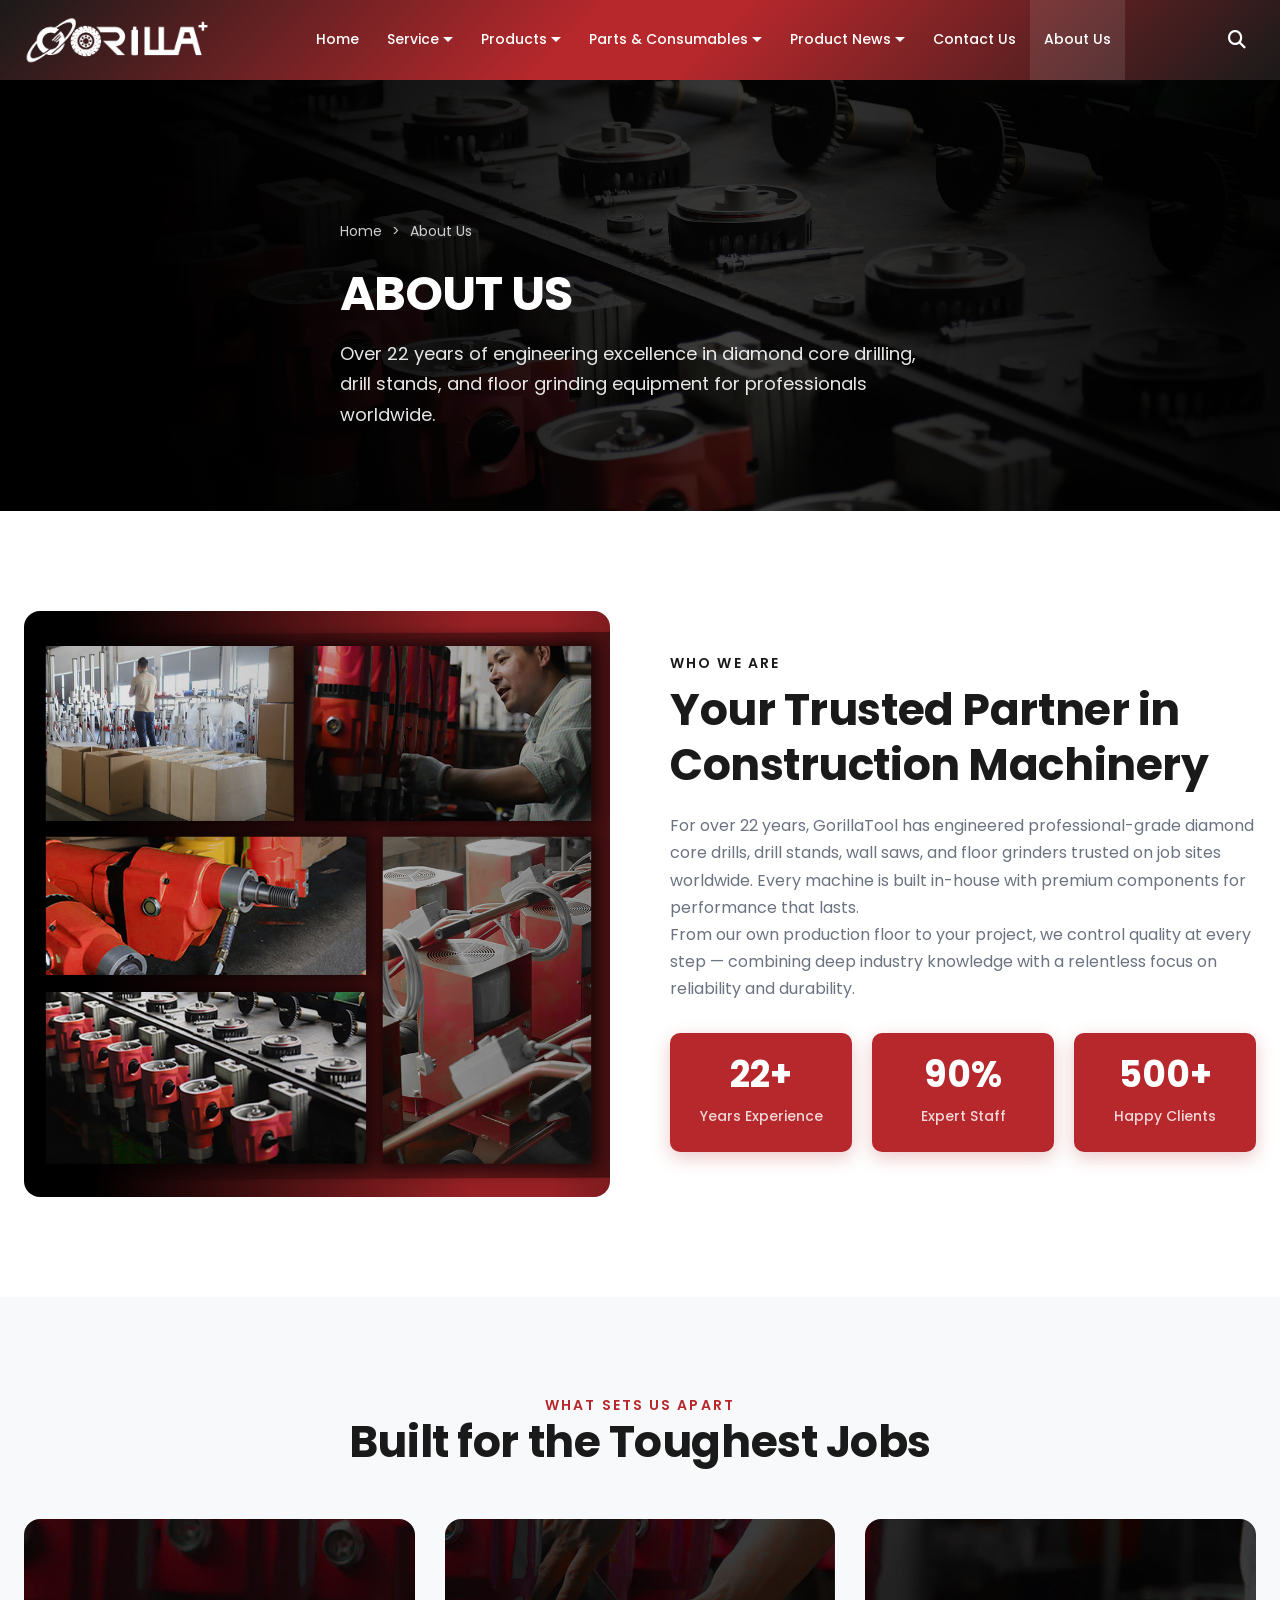
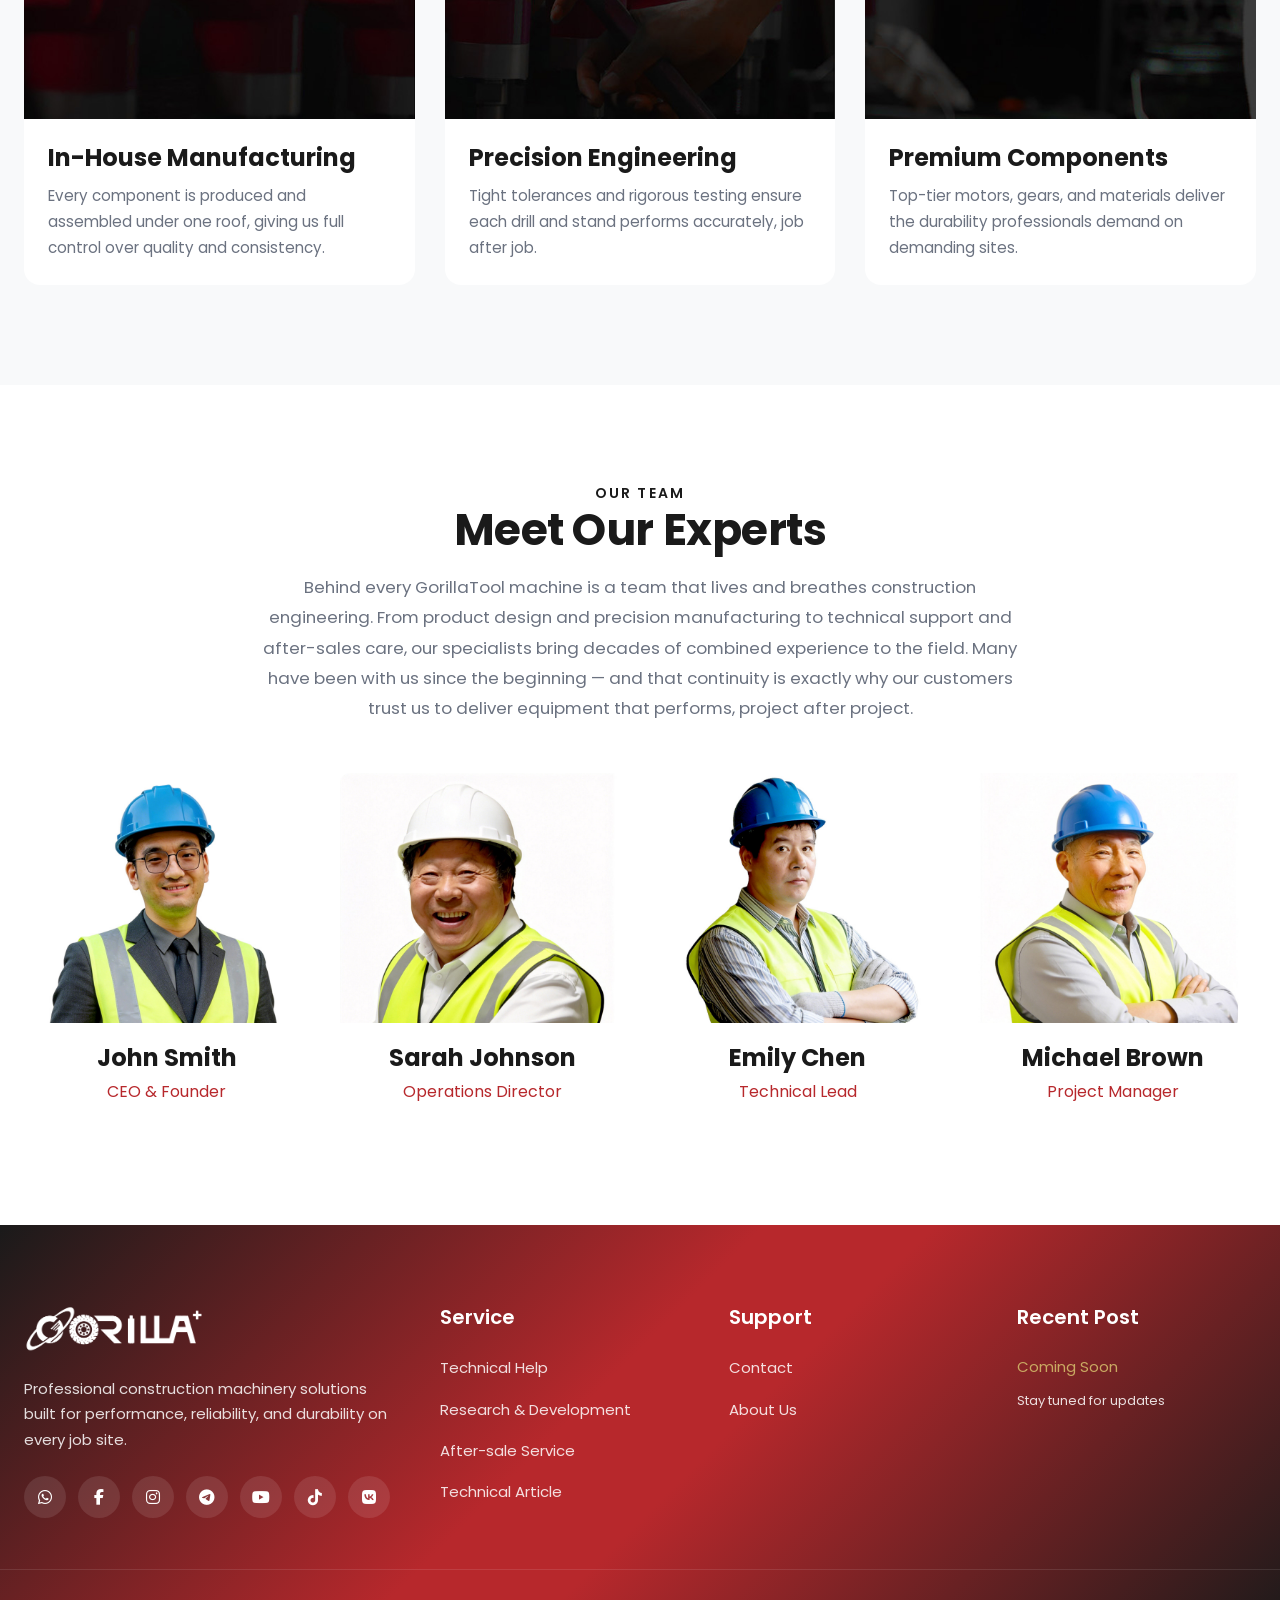
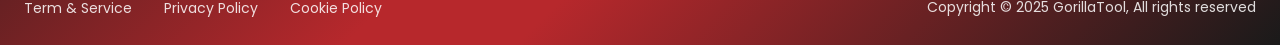
<file: pages/about.html>
<!DOCTYPE html>
<html lang="en">
<head>
    <meta charset="UTF-8">
    <meta name="viewport" content="width=device-width, initial-scale=1.0">
    <meta name="theme-color" content="#b7282c">
    <meta name="description" content="About GorillaTool - Learn about our 22+ years of experience in the construction machinery industry. Your valuable concrete machinery partner dedicated to quality and innovation.">
    <meta name="keywords" content="about GorillaTool, construction machinery company, concrete equipment manufacturer, machinery industry experience, company history, GorillaTool team">
    <meta name="author" content="GorillaTool">
    <meta name="robots" content="index, follow">
    <title>About Us | GorillaTool - 22+ Years of Industry Excellence</title>

    <!-- Canonical URL -->
    <link rel="canonical" href="https://www.gorillatool.au/pages/about.html">

    <!-- Open Graph / Facebook -->
    <meta property="og:locale" content="en_US">
    <meta property="og:type" content="website">
    <meta property="og:title" content="About Us | GorillaTool - 22+ Years of Industry Excellence">
    <meta property="og:description" content="Learn about GorillaTool's 22+ years of experience in the construction machinery industry. Your valuable concrete machinery partner.">
    <meta property="og:url" content="https://www.gorillatool.au/pages/about.html">
    <meta property="og:site_name" content="GorillaTool">
    <meta property="og:image" content="https://www.gorillatool.au/assets/images/logo-footer.png">

    <!-- Twitter Card -->
    <meta name="twitter:card" content="summary_large_image">
    <meta name="twitter:title" content="About Us | GorillaTool">
    <meta name="twitter:description" content="22+ years of experience in the construction machinery industry. Your valuable concrete machinery partner.">
    <meta name="twitter:image" content="https://www.gorillatool.au/assets/images/logo-footer.png">

    <!-- Fonts -->
    <link rel="preconnect" href="https://fonts.googleapis.com">
    <link rel="preconnect" href="https://fonts.gstatic.com" crossorigin>
    <link href="https://fonts.googleapis.com/css2?family=Inter:wght@400;500;600;700&display=swap" rel="stylesheet">

    <!-- Font Awesome -->
    <link rel="stylesheet" href="https://cdnjs.cloudflare.com/ajax/libs/font-awesome/6.4.0/css/all.min.css">

    <!-- Custom CSS -->
    <link rel="stylesheet" href="../assets/css/styles.css">
    <link rel="stylesheet" href="../assets/css/pages.css">
</head>
<body>
    <div id="site-header"></div>

    <!-- About Hero Banner -->
    <section class="products-hero-banner">
        <div class="banner-overlay"></div>
        <img src="../assets/images/about-header-banner.jpg" alt="About GorillaTool" class="banner-bg">
        <div class="container">
            <nav class="breadcrumb">
                <a href="../index.html">Home</a>
                <span>&gt;</span>
                <span>About Us</span>
            </nav>
            <div class="banner-content">
                <h1>ABOUT US</h1>
                <p>Over 22 years of engineering excellence in diamond core drilling, drill stands, and floor grinding equipment for professionals worldwide.</p>
            </div>
        </div>
    </section>

    <!-- Who We Are -->
    <section class="about-section">
        <div class="container">
            <div class="about-grid">
                <div class="about-image">
                    <img src="../assets/images/about-company.jpg" alt="GorillaTool Manufacturing Facility">
                </div>
                <div class="about-content">
                    <h6 class="section-subtitle">Who We Are</h6>
                    <h2>Your Trusted Partner in Construction Machinery</h2>
                    <p>For over 22 years, GorillaTool has engineered professional-grade diamond core drills, drill stands, wall saws, and floor grinders trusted on job sites worldwide. Every machine is built in-house with premium components for performance that lasts.</p>
                    <p>From our own production floor to your project, we control quality at every step — combining deep industry knowledge with a relentless focus on reliability and durability.</p>

                    <div class="about-stats">
                        <div class="stat-box">
                            <span class="stat-number">22+</span>
                            <span class="stat-label">Years Experience</span>
                        </div>
                        <div class="stat-box">
                            <span class="stat-number">90%</span>
                            <span class="stat-label">Expert Staff</span>
                        </div>
                        <div class="stat-box">
                            <span class="stat-number">500+</span>
                            <span class="stat-label">Happy Clients</span>
                        </div>
                    </div>
                </div>
            </div>
        </div>
    </section>

    <!-- What Sets Us Apart -->
    <section class="about-values">
        <div class="container">
            <div class="section-header">
                <h6 class="section-subtitle">What Sets Us Apart</h6>
                <h2 class="section-title">Built for the Toughest Jobs</h2>
            </div>
            <div class="values-grid">
                <div class="value-card">
                    <div class="value-image">
                        <img src="../assets/images/about-detail-1.jpg" alt="In-house manufacturing">
                    </div>
                    <div class="value-body">
                        <h4>In-House Manufacturing</h4>
                        <p>Every component is produced and assembled under one roof, giving us full control over quality and consistency.</p>
                    </div>
                </div>
                <div class="value-card">
                    <div class="value-image">
                        <img src="../assets/images/about-detail-2.jpg" alt="Precision engineering">
                    </div>
                    <div class="value-body">
                        <h4>Precision Engineering</h4>
                        <p>Tight tolerances and rigorous testing ensure each drill and stand performs accurately, job after job.</p>
                    </div>
                </div>
                <div class="value-card">
                    <div class="value-image">
                        <img src="../assets/images/about-detail-3.jpg" alt="Premium components">
                    </div>
                    <div class="value-body">
                        <h4>Premium Components</h4>
                        <p>Top-tier motors, gears, and materials deliver the durability professionals demand on demanding sites.</p>
                    </div>
                </div>
            </div>
        </div>
    </section>

    <!-- Team Section -->
    <section class="team-preview">
        <div class="container">
            <div class="section-header">
                <h6 class="section-subtitle">Our Team</h6>
                <h2 class="section-title">Meet Our Experts</h2>
                <p class="team-intro">Behind every GorillaTool machine is a team that lives and breathes construction engineering. From product design and precision manufacturing to technical support and after-sales care, our specialists bring decades of combined experience to the field. Many have been with us since the beginning &mdash; and that continuity is exactly why our customers trust us to deliver equipment that performs, project after project.</p>
            </div>
            <div class="team-grid">
                <div class="team-card">
                    <div class="team-image">
                        <img src="../assets/images/team-john-smith.jpg" alt="Team Member">
                    </div>
                    <div class="team-info">
                        <h4>John Smith</h4>
                        <p>CEO & Founder</p>
                    </div>
                </div>
                <div class="team-card">
                    <div class="team-image">
                        <img src="../assets/images/team-sarah-johnson.jpg" alt="Team Member">
                    </div>
                    <div class="team-info">
                        <h4>Sarah Johnson</h4>
                        <p>Operations Director</p>
                    </div>
                </div>
                <div class="team-card">
                    <div class="team-image">
                        <img src="../assets/images/team-emily-chen.jpg" alt="Team Member">
                    </div>
                    <div class="team-info">
                        <h4>Emily Chen</h4>
                        <p>Technical Lead</p>
                    </div>
                </div>
                <div class="team-card">
                    <div class="team-image">
                        <img src="../assets/images/team-michael-brown.jpg" alt="Team Member">
                    </div>
                    <div class="team-info">
                        <h4>Michael Brown</h4>
                        <p>Project Manager</p>
                    </div>
                </div>
            </div>
        </div>
    </section>

    <div id="site-footer"></div>

    <!-- Scroll to Top -->
    <button id="scrollToTop" class="scroll-to-top"><i class="fas fa-chevron-up"></i></button>

    <script src="../assets/js/components.js"></script>
    <script>renderHeader('about'); renderFooter();</script>
    <script src="../assets/js/main.js"></script>
</body>
</html>
</file>
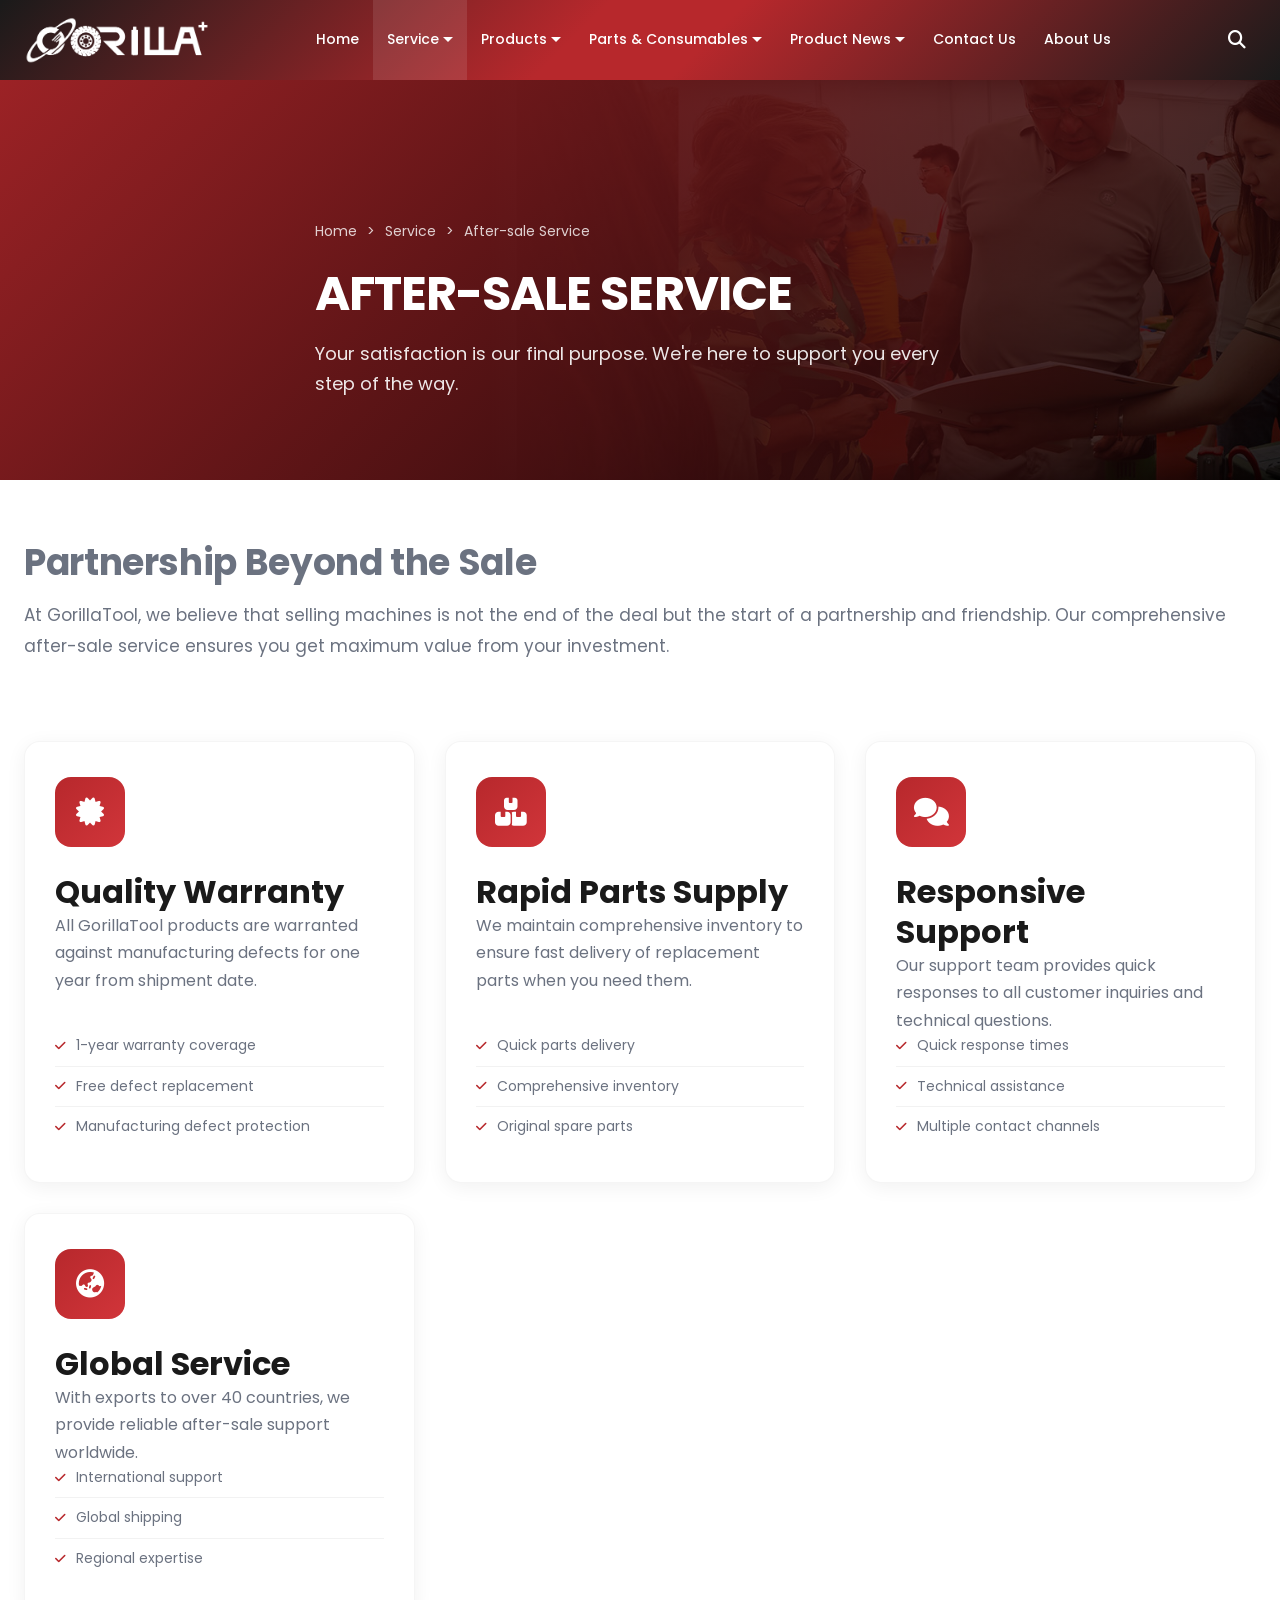
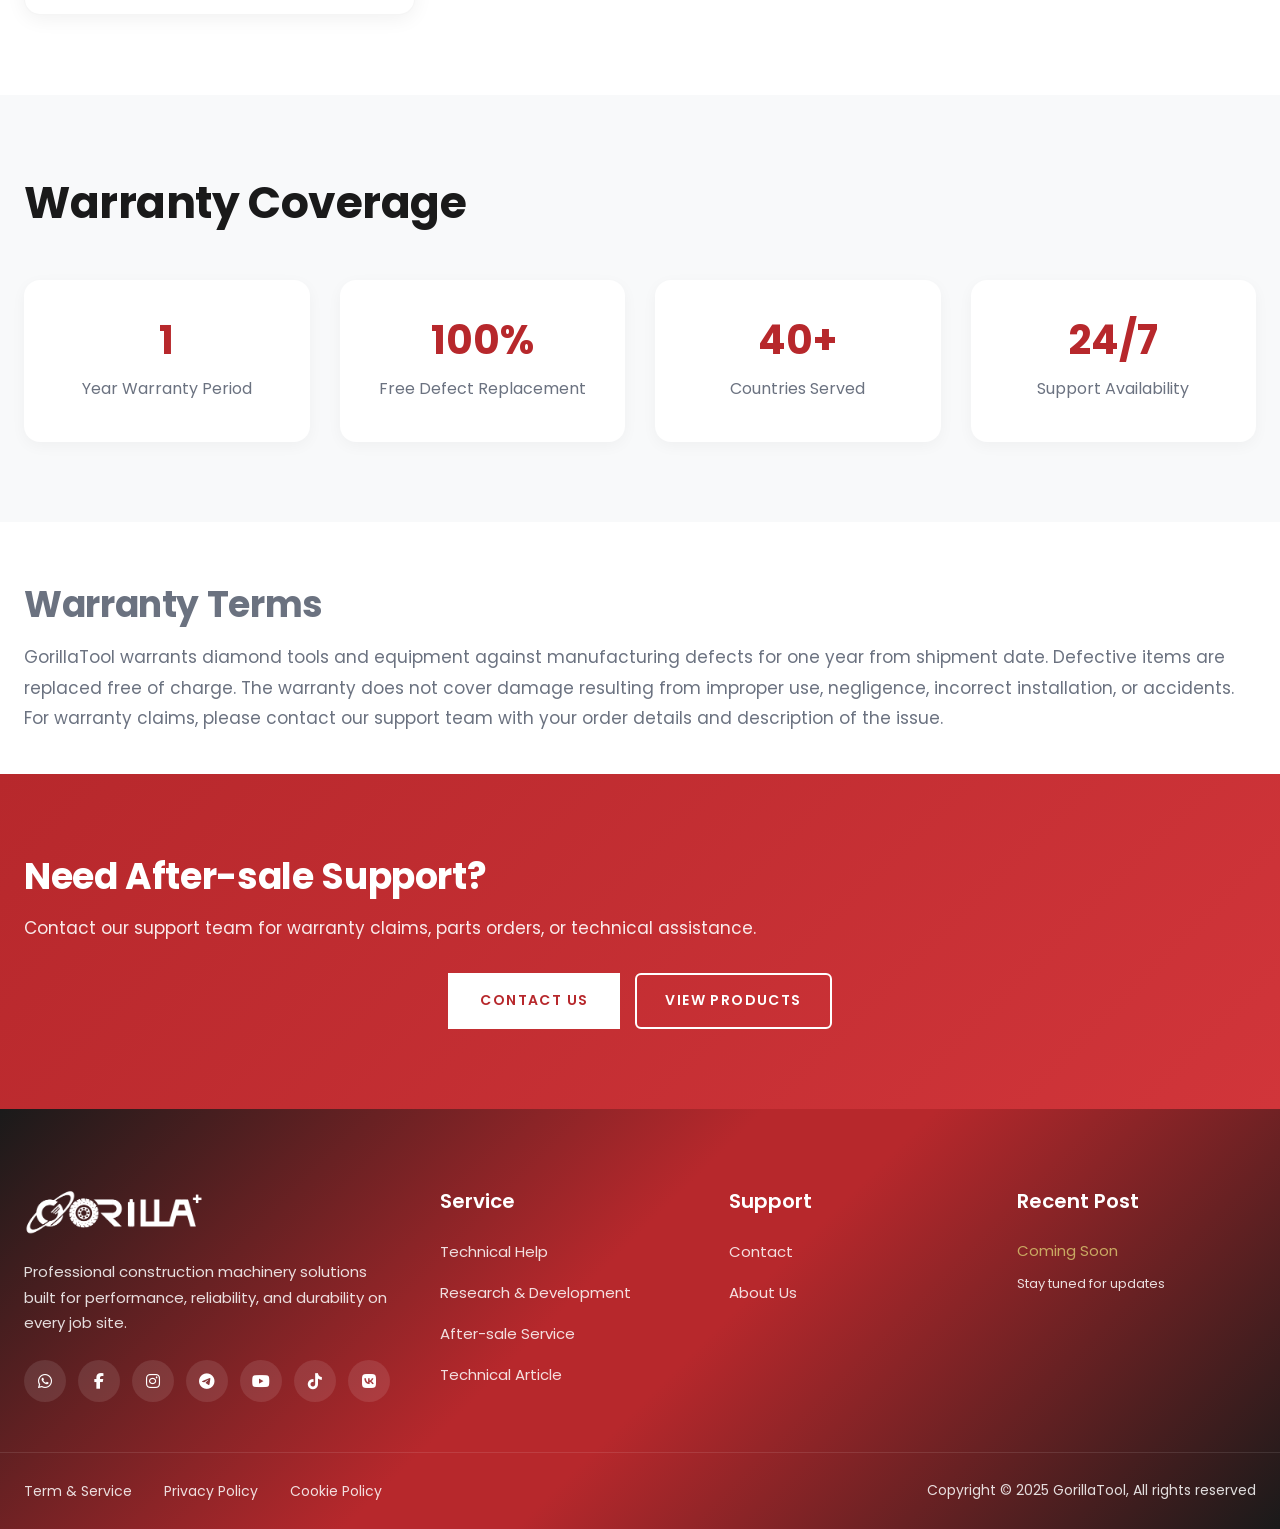
<file: pages/after-sale-service.html>
<!DOCTYPE html>
<html lang="en">
<head>
    <meta charset="UTF-8">
    <meta name="viewport" content="width=device-width, initial-scale=1.0">
    <meta name="theme-color" content="#b7282c">
    <meta name="description" content="GorillaTool After-sale Service - Comprehensive warranty, rapid parts supply, and professional support for diamond core drills, drill stands, and floor grinders.">
    <meta name="keywords" content="after-sale service, warranty, parts supply, equipment maintenance, technical support, customer service, GorillaTool">
    <meta name="author" content="GorillaTool">
    <meta name="robots" content="index, follow">
    <title>After-sale Service | GorillaTool - Warranty & Support</title>

    <!-- Canonical URL -->
    <link rel="canonical" href="https://www.gorillatool.au/pages/after-sale-service.html">

    <!-- Open Graph / Facebook -->
    <meta property="og:locale" content="en_US">
    <meta property="og:type" content="website">
    <meta property="og:title" content="After-sale Service | GorillaTool - Warranty & Support">
    <meta property="og:description" content="Comprehensive warranty, rapid parts supply, and professional support for construction machinery.">
    <meta property="og:url" content="https://www.gorillatool.au/pages/after-sale-service.html">
    <meta property="og:site_name" content="GorillaTool">
    <meta property="og:image" content="https://www.gorillatool.au/assets/images/logo-footer.png">

    <!-- Twitter Card -->
    <meta name="twitter:card" content="summary_large_image">
    <meta name="twitter:title" content="After-sale Service | GorillaTool">
    <meta name="twitter:description" content="Comprehensive warranty, rapid parts supply, and professional support for construction machinery.">
    <meta name="twitter:image" content="https://www.gorillatool.au/assets/images/logo-footer.png">

    <!-- Fonts -->
    <link rel="preconnect" href="https://fonts.googleapis.com">
    <link rel="preconnect" href="https://fonts.gstatic.com" crossorigin>
    <link href="https://fonts.googleapis.com/css2?family=Inter:wght@400;500;600;700&display=swap" rel="stylesheet">

    <!-- Font Awesome -->
    <link rel="stylesheet" href="https://cdnjs.cloudflare.com/ajax/libs/font-awesome/6.4.0/css/all.min.css">

    <!-- Custom CSS -->
    <link rel="stylesheet" href="../assets/css/styles.css">
    <link rel="stylesheet" href="../assets/css/pages.css">
</head>
<body>
    <div id="site-header"></div>

    <!-- Page Header -->
    <section class="services-hero-banner">
        <div class="banner-overlay"></div>
        <img src="../assets/images/after-sale-service-header-banner.jpg" alt="After-sale Service" class="banner-bg">
        <div class="container">
            <nav class="breadcrumb">
                <a href="../index.html">Home</a>
                <span>&gt;</span>
                <a href="services.html">Service</a>
                <span>&gt;</span>
                <span>After-sale Service</span>
            </nav>
            <div class="banner-content">
                <h1>AFTER-SALE SERVICE</h1>
                <p>Your satisfaction is our final purpose. We're here to support you every step of the way.</p>
            </div>
        </div>
    </section>

    <!-- After-sale Content -->
    <section class="services-intro">
        <div class="container">
            <h2>Partnership Beyond the Sale</h2>
            <p>At GorillaTool, we believe that selling machines is not the end of the deal but the start of a partnership and friendship. Our comprehensive after-sale service ensures you get maximum value from your investment.</p>
        </div>
    </section>

    <section class="services-grid-section">
        <div class="container">
            <div class="services-grid">
                <div class="service-card">
                    <div class="service-icon">
                        <i class="fas fa-certificate"></i>
                    </div>
                    <h3>Quality Warranty</h3>
                    <p>All GorillaTool products are warranted against manufacturing defects for one year from shipment date.</p>
                    <ul class="service-features">
                        <li><i class="fas fa-check"></i> 1-year warranty coverage</li>
                        <li><i class="fas fa-check"></i> Free defect replacement</li>
                        <li><i class="fas fa-check"></i> Manufacturing defect protection</li>
                    </ul>
                </div>
                <div class="service-card">
                    <div class="service-icon">
                        <i class="fas fa-boxes"></i>
                    </div>
                    <h3>Rapid Parts Supply</h3>
                    <p>We maintain comprehensive inventory to ensure fast delivery of replacement parts when you need them.</p>
                    <ul class="service-features">
                        <li><i class="fas fa-check"></i> Quick parts delivery</li>
                        <li><i class="fas fa-check"></i> Comprehensive inventory</li>
                        <li><i class="fas fa-check"></i> Original spare parts</li>
                    </ul>
                </div>
                <div class="service-card">
                    <div class="service-icon">
                        <i class="fas fa-comments"></i>
                    </div>
                    <h3>Responsive Support</h3>
                    <p>Our support team provides quick responses to all customer inquiries and technical questions.</p>
                    <ul class="service-features">
                        <li><i class="fas fa-check"></i> Quick response times</li>
                        <li><i class="fas fa-check"></i> Technical assistance</li>
                        <li><i class="fas fa-check"></i> Multiple contact channels</li>
                    </ul>
                </div>
                <div class="service-card">
                    <div class="service-icon">
                        <i class="fas fa-globe-asia"></i>
                    </div>
                    <h3>Global Service</h3>
                    <p>With exports to over 40 countries, we provide reliable after-sale support worldwide.</p>
                    <ul class="service-features">
                        <li><i class="fas fa-check"></i> International support</li>
                        <li><i class="fas fa-check"></i> Global shipping</li>
                        <li><i class="fas fa-check"></i> Regional expertise</li>
                    </ul>
                </div>
            </div>
        </div>
    </section>

    <!-- Warranty Details Section -->
    <section class="why-choose-services">
        <div class="container">
            <h2>Warranty Coverage</h2>
            <div class="advantages-grid">
                <div class="advantage-item">
                    <div class="advantage-number">1</div>
                    <div class="advantage-text">Year Warranty Period</div>
                </div>
                <div class="advantage-item">
                    <div class="advantage-number">100%</div>
                    <div class="advantage-text">Free Defect Replacement</div>
                </div>
                <div class="advantage-item">
                    <div class="advantage-number">40+</div>
                    <div class="advantage-text">Countries Served</div>
                </div>
                <div class="advantage-item">
                    <div class="advantage-number">24/7</div>
                    <div class="advantage-text">Support Availability</div>
                </div>
            </div>
        </div>
    </section>

    <!-- Warranty Note -->
    <section class="services-intro">
        <div class="container">
            <h2>Warranty Terms</h2>
            <p>GorillaTool warrants diamond tools and equipment against manufacturing defects for one year from shipment date. Defective items are replaced free of charge. The warranty does not cover damage resulting from improper use, negligence, incorrect installation, or accidents. For warranty claims, please contact our support team with your order details and description of the issue.</p>
        </div>
    </section>

    <!-- CTA Section -->
    <section class="services-cta">
        <div class="container">
            <h2>Need After-sale Support?</h2>
            <p>Contact our support team for warranty claims, parts orders, or technical assistance.</p>
            <div class="cta-buttons">
                <a href="contact.html" class="btn btn-primary">Contact Us</a>
                <a href="products.html" class="btn btn-outline">View Products</a>
            </div>
        </div>
    </section>

    <div id="site-footer"></div>

    <!-- Scroll to Top -->
    <button id="scrollToTop" class="scroll-to-top"><i class="fas fa-chevron-up"></i></button>

    <script src="../assets/js/components.js"></script>
    <script>renderHeader('after-sale-service'); renderFooter();</script>
    <script src="../assets/js/main.js"></script>
</body>
</html>
</file>
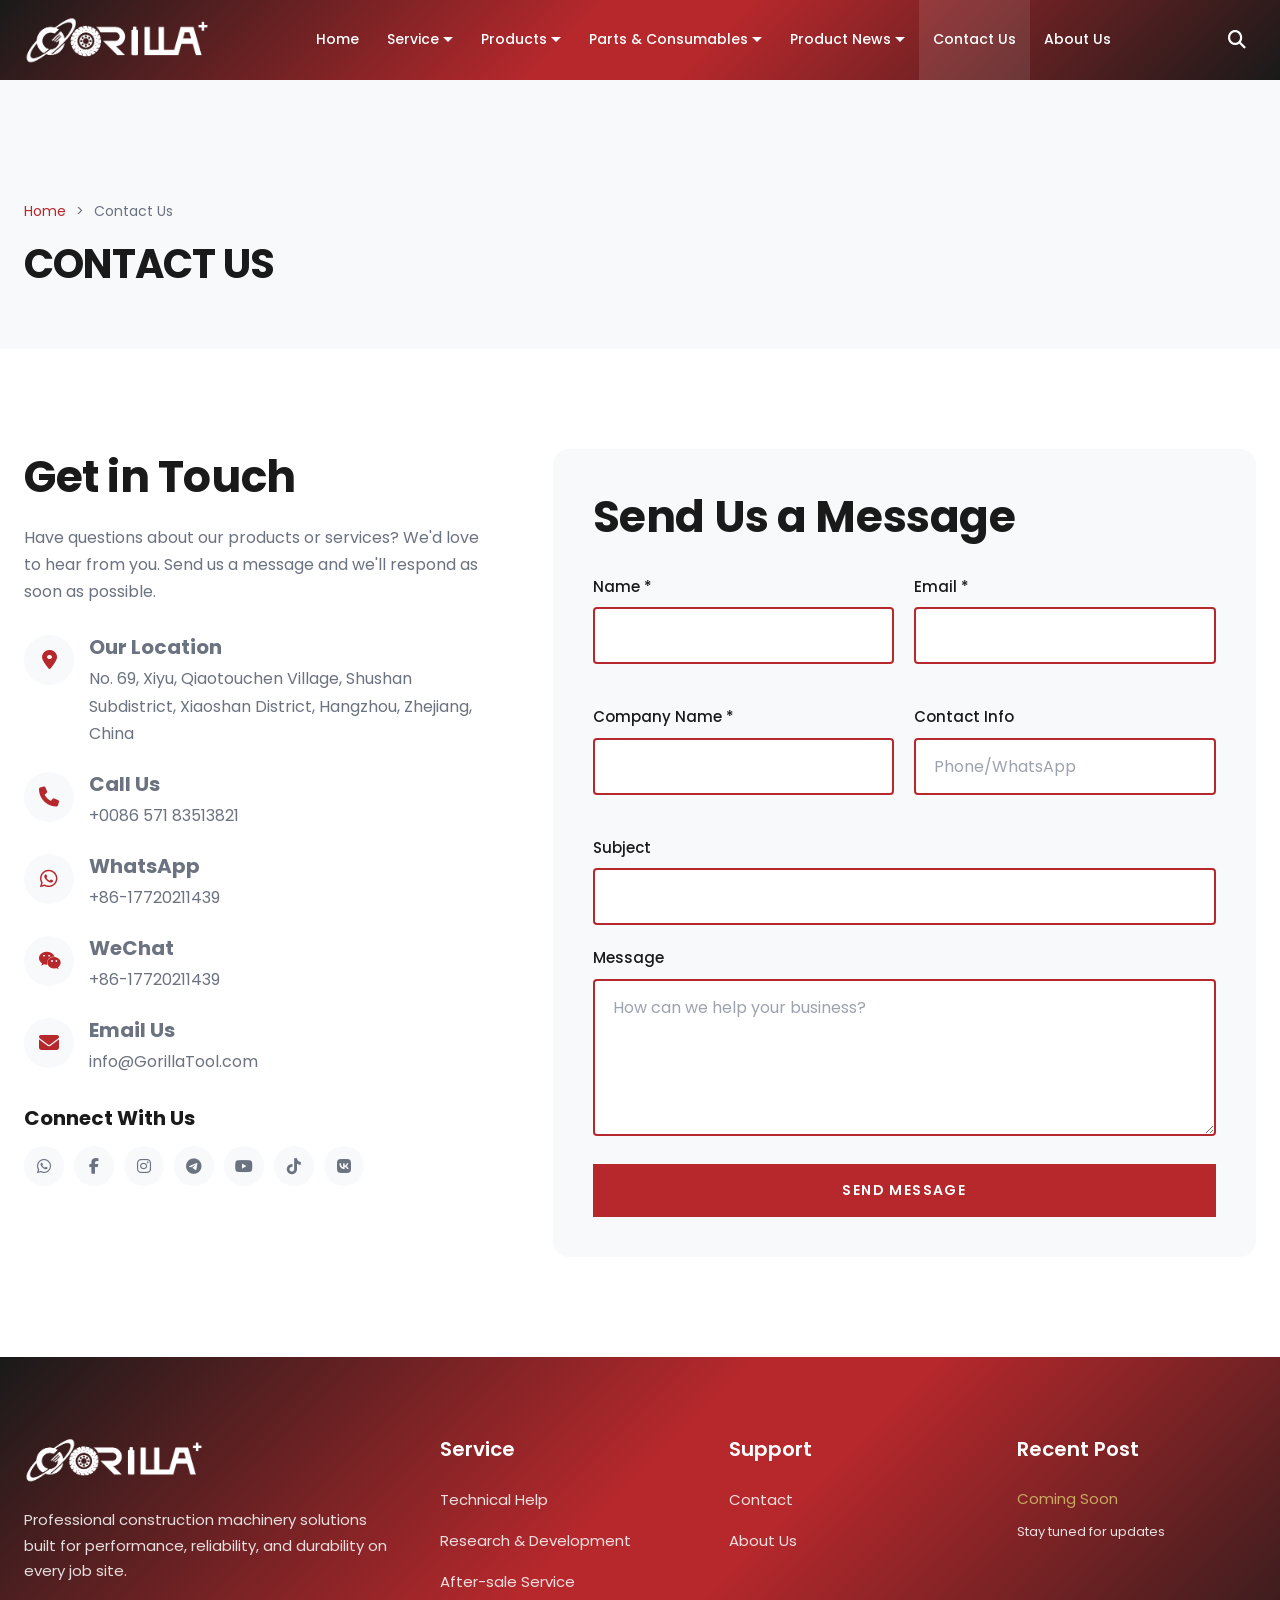
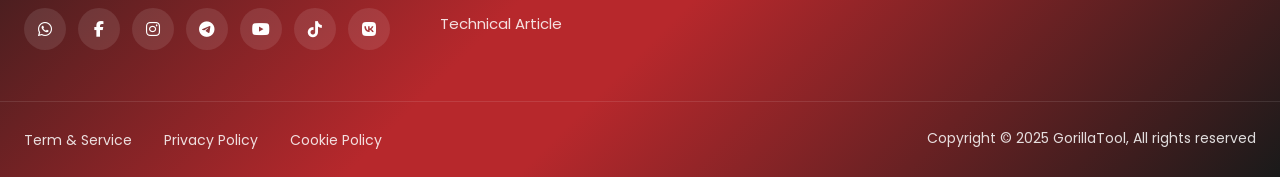
<file: pages/contact.html>
<!DOCTYPE html>
<html lang="en">
<head>
    <meta charset="UTF-8">
    <meta name="viewport" content="width=device-width, initial-scale=1.0">
    <meta name="theme-color" content="#b7282c">
    <meta name="description" content="Contact GorillaTool - Get in touch with us for all your concrete machinery needs. Request a quote, technical support, or product information today.">
    <meta name="keywords" content="contact GorillaTool, machinery quote request, technical support, product inquiry, construction equipment consultation, customer service">
    <meta name="author" content="GorillaTool">
    <meta name="robots" content="index, follow">
    <title>Contact Us | GorillaTool - Get a Quote Today</title>

    <!-- Canonical URL -->
    <link rel="canonical" href="https://www.gorillatool.au/pages/contact.html">

    <!-- Open Graph / Facebook -->
    <meta property="og:locale" content="en_US">
    <meta property="og:type" content="website">
    <meta property="og:title" content="Contact Us | GorillaTool - Get a Quote Today">
    <meta property="og:description" content="Get in touch with GorillaTool for all your concrete machinery needs. Request a quote, technical support, or product information.">
    <meta property="og:url" content="https://www.gorillatool.au/pages/contact.html">
    <meta property="og:site_name" content="GorillaTool">
    <meta property="og:image" content="https://www.gorillatool.au/assets/images/logo-footer.png">

    <!-- Twitter Card -->
    <meta name="twitter:card" content="summary_large_image">
    <meta name="twitter:title" content="Contact Us | GorillaTool">
    <meta name="twitter:description" content="Get in touch for all your concrete machinery needs. Request a quote or product information.">
    <meta name="twitter:image" content="https://www.gorillatool.au/assets/images/logo-footer.png">

    <!-- Fonts -->
    <link rel="preconnect" href="https://fonts.googleapis.com">
    <link rel="preconnect" href="https://fonts.gstatic.com" crossorigin>
    <link href="https://fonts.googleapis.com/css2?family=Inter:wght@400;500;600;700&display=swap" rel="stylesheet">

    <!-- Font Awesome -->
    <link rel="stylesheet" href="https://cdnjs.cloudflare.com/ajax/libs/font-awesome/6.4.0/css/all.min.css">

    <!-- Custom CSS -->
    <link rel="stylesheet" href="../assets/css/styles.css">
    <link rel="stylesheet" href="../assets/css/pages.css">
</head>
<body>
    <div id="site-header"></div>

    <!-- Page Header -->
    <section class="page-header">
        <div class="container">
            <nav class="breadcrumb">
                <a href="../index.html">Home</a>
                <span>&gt;</span>
                <span>Contact Us</span>
            </nav>
            <h1>CONTACT US</h1>
        </div>
    </section>

    <!-- Contact Section -->
    <section class="contact-section">
        <div class="container">
            <div class="contact-grid">
                <div class="contact-info">
                    <h2>Get in Touch</h2>
                    <p>Have questions about our products or services? We'd love to hear from you. Send us a message and we'll respond as soon as possible.</p>

                    <div class="info-items">
                        <div class="info-item">
                            <div class="info-icon">
                                <i class="fas fa-map-marker-alt"></i>
                            </div>
                            <div class="info-content">
                                <h5>Our Location</h5>
                                <p>No. 69, Xiyu, Qiaotouchen Village, Shushan Subdistrict, Xiaoshan District, Hangzhou, Zhejiang, China</p>
                            </div>
                        </div>
                        <div class="info-item">
                            <div class="info-icon">
                                <i class="fas fa-phone"></i>
                            </div>
                            <div class="info-content">
                                <h5>Call Us</h5>
                                <p>+0086 571 83513821</p>
                            </div>
                        </div>
                        <div class="info-item">
                            <div class="info-icon">
                                <i class="fab fa-whatsapp"></i>
                            </div>
                            <div class="info-content">
                                <h5>WhatsApp</h5>
                                <p><a href="https://wa.me/8617720211439">+86-17720211439</a></p>
                            </div>
                        </div>
                        <div class="info-item">
                            <div class="info-icon">
                                <i class="fab fa-weixin"></i>
                            </div>
                            <div class="info-content">
                                <h5>WeChat</h5>
                                <p>+86-17720211439</p>
                            </div>
                        </div>
                        <div class="info-item">
                            <div class="info-icon">
                                <i class="fas fa-envelope"></i>
                            </div>
                            <div class="info-content">
                                <h5>Email Us</h5>
                                <p>info@GorillaTool.com</p>
                            </div>
                        </div>
                    </div>

                    <div class="social-connect">
                        <h5>Connect With Us</h5>
                        <div class="social-icons">
                            <a href="https://wa.me/message/7Y2LBZ2Z2SI3B1" target="_blank"><i class="fab fa-whatsapp"></i></a>
                            <a href="https://facebook.com/share/1Bc6PDuMKT" target="_blank"><i class="fab fa-facebook-f"></i></a>
                            <a href="https://instagram.com/starlandmech?igsh=MW9mcGN4Z212NzhwbQ==" target="_blank"><i class="fab fa-instagram"></i></a>
                            <a href="https://t.me/StarlandMech" target="_blank"><i class="fab fa-telegram"></i></a>
                            <a href="https://youtube.com/@starlandmech" target="_blank"><i class="fab fa-youtube"></i></a>
                            <a href="https://tiktok.com/@starland_mech.gar" target="_blank"><i class="fab fa-tiktok"></i></a>
                            <a href="https://vk.com/mr.garvin" target="_blank"><i class="fab fa-vk"></i></a>
                        </div>
                    </div>
                </div>

                <div class="contact-form-wrapper">
                    <h2>Send Us a Message</h2>
                    <form id="contactForm" class="contact-form" action="https://formspree.io/f/YOUR_FORM_ID" method="POST">
                        <div class="form-row">
                            <div class="form-group">
                                <label for="name">Name *</label>
                                <input type="text" id="name" name="name" required>
                            </div>
                            <div class="form-group">
                                <label for="email">Email *</label>
                                <input type="email" id="email" name="email" required>
                            </div>
                        </div>
                        <div class="form-row">
                            <div class="form-group">
                                <label for="company">Company Name *</label>
                                <input type="text" id="company" name="company" required>
                            </div>
                            <div class="form-group">
                                <label for="phone">Contact Info</label>
                                <input type="text" id="phone" name="phone" placeholder="Phone/WhatsApp">
                            </div>
                        </div>
                        <div class="form-group">
                            <label for="subject">Subject</label>
                            <input type="text" id="subject" name="subject">
                        </div>
                        <div class="form-group">
                            <label for="message">Message</label>
                            <textarea id="message" name="message" rows="5" placeholder="How can we help your business?"></textarea>
                        </div>
                        <button type="submit" class="btn btn-primary btn-full">Send Message</button>
                    </form>
                </div>
            </div>
        </div>
    </section>

    <div id="site-footer"></div>

    <!-- Scroll to Top -->
    <button id="scrollToTop" class="scroll-to-top"><i class="fas fa-chevron-up"></i></button>

    <script src="../assets/js/components.js"></script>
    <script>renderHeader('contact'); renderFooter();</script>
    <script src="../assets/js/main.js"></script>
    <script>
        // Contact form handling
        document.getElementById('contactForm').addEventListener('submit', function(e) {
            e.preventDefault();
            alert('Thank you for your message! We will get back to you soon.\n\nNote: Configure Formspree to enable actual email sending.');
            this.reset();
        });
    </script>
</body>
</html>
</file>
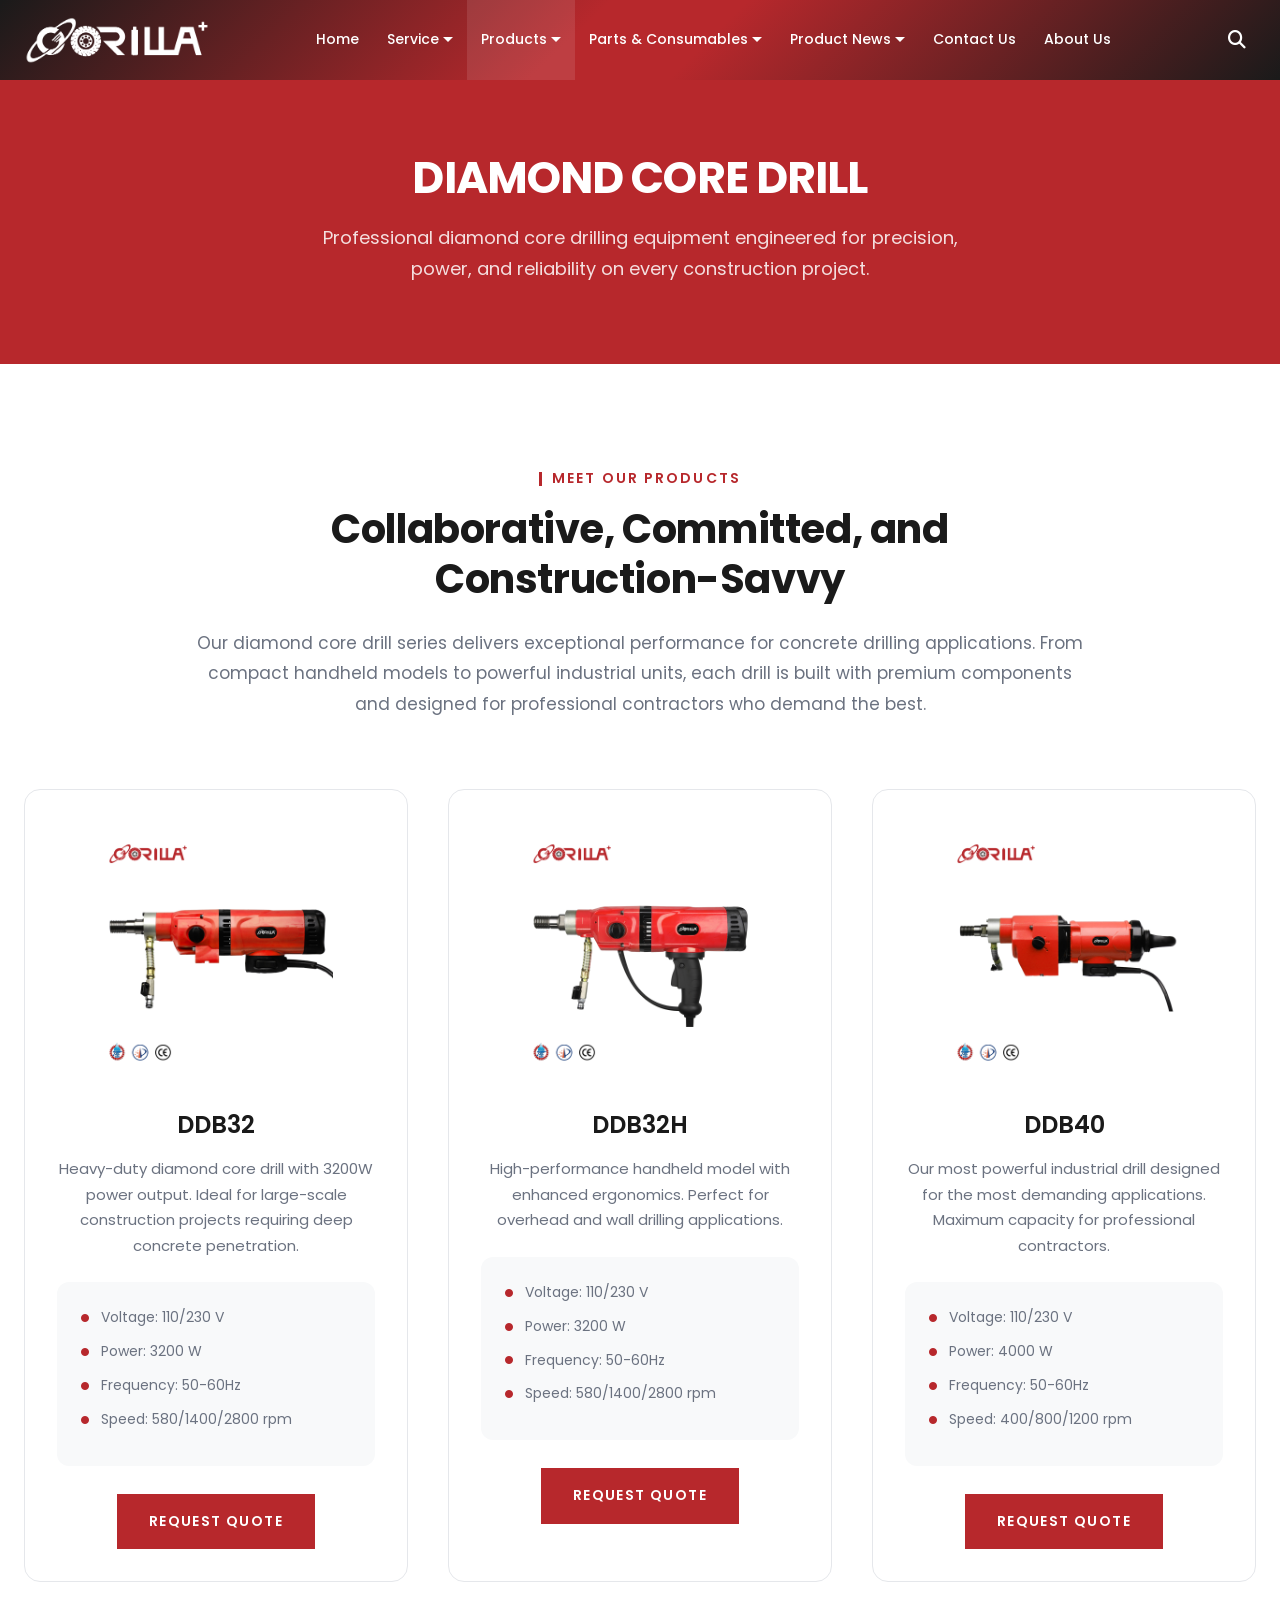
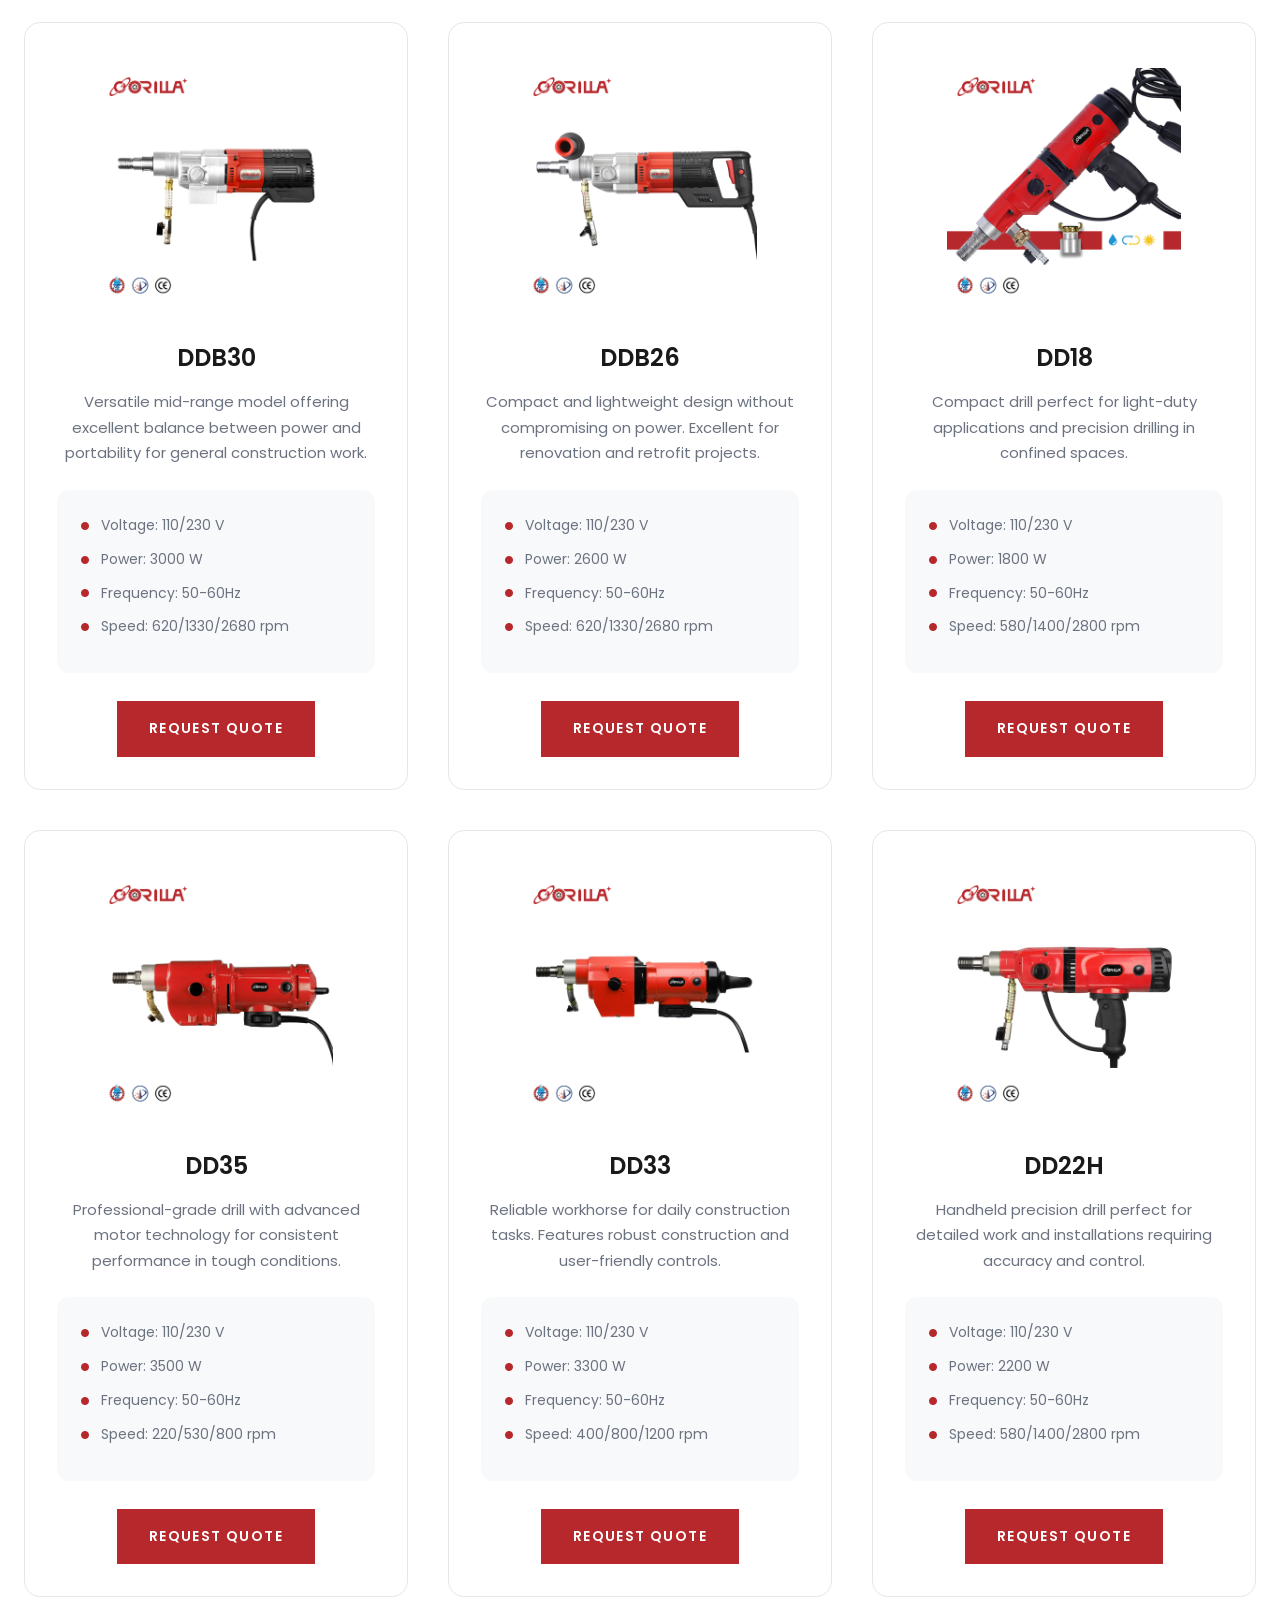
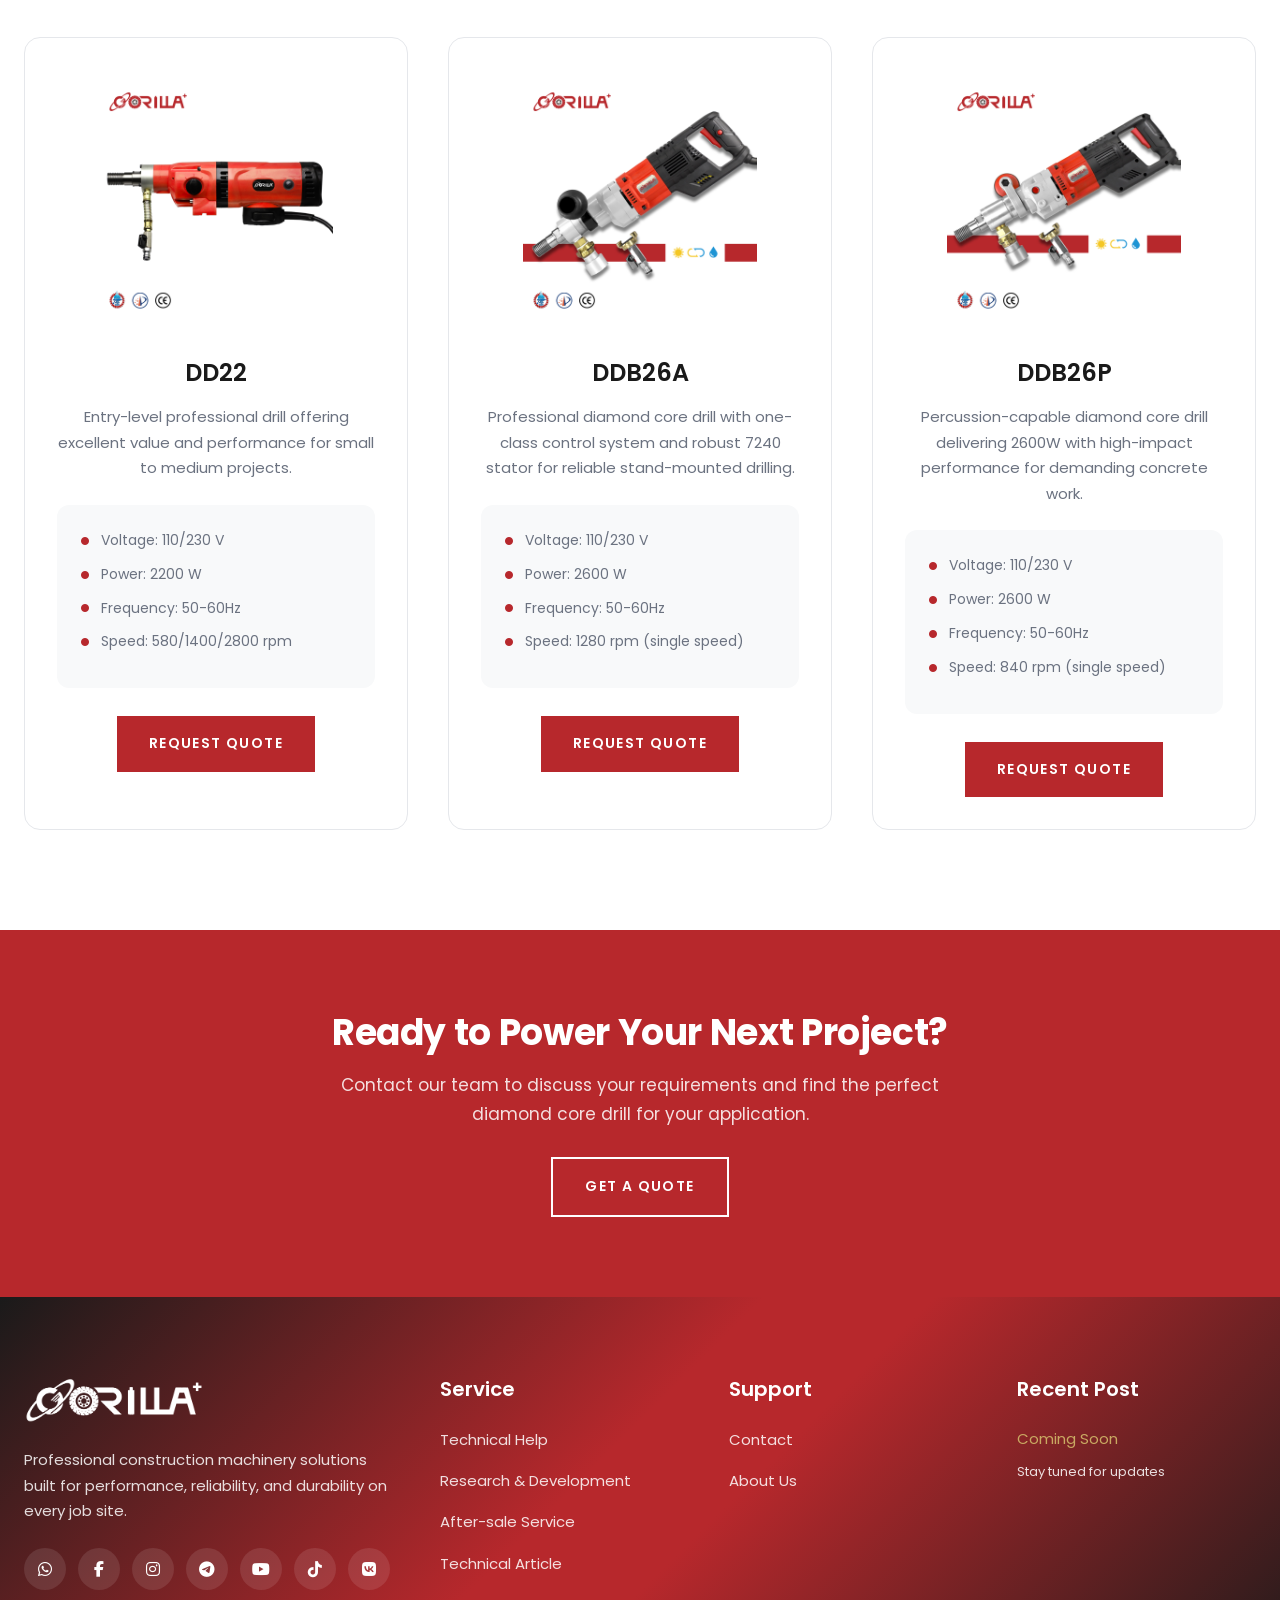
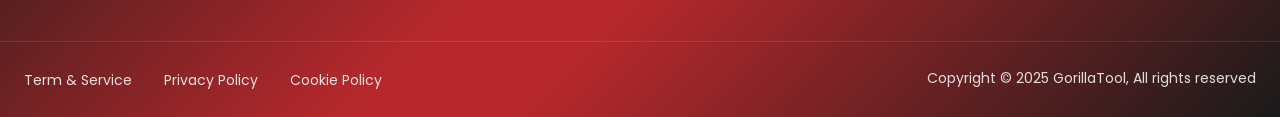
<file: pages/diamond-core-drill.html>
<!DOCTYPE html>
<html lang="en">
<head>
    <meta charset="UTF-8">
    <meta name="viewport" content="width=device-width, initial-scale=1.0">
    <meta name="theme-color" content="#b7282c">
    <meta name="description" content="GorillaTool Diamond Core Drills - Professional diamond core drilling machines for concrete, masonry, and construction applications. High-performance, durable, and precision-engineered.">
    <meta name="keywords" content="diamond core drill, core drilling machine, concrete drill, masonry drill, diamond drilling equipment, professional core drill, GorillaTool drill">
    <meta name="author" content="GorillaTool">
    <meta name="robots" content="index, follow">
    <title>Diamond Core Drill | GorillaTool - Professional Core Drilling Equipment</title>

    <!-- Canonical URL -->
    <link rel="canonical" href="https://www.gorillatool.au/pages/diamond-core-drill.html">

    <!-- Open Graph / Facebook -->
    <meta property="og:locale" content="en_US">
    <meta property="og:type" content="product">
    <meta property="og:title" content="Diamond Core Drill | GorillaTool - Professional Core Drilling Equipment">
    <meta property="og:description" content="Professional diamond core drilling machines for concrete, masonry, and construction applications. High-performance and precision-engineered.">
    <meta property="og:url" content="https://www.gorillatool.au/pages/diamond-core-drill.html">
    <meta property="og:site_name" content="GorillaTool">
    <meta property="og:image" content="https://www.gorillatool.au/assets/images/logo-footer.png">

    <!-- Twitter Card -->
    <meta name="twitter:card" content="summary_large_image">
    <meta name="twitter:title" content="Diamond Core Drill | GorillaTool">
    <meta name="twitter:description" content="Professional diamond core drilling machines for concrete and construction applications.">
    <meta name="twitter:image" content="https://www.gorillatool.au/assets/images/logo-footer.png">

    <!-- Structured Data - Product -->
    <script type="application/ld+json">
    {
        "@context": "https://schema.org",
        "@type": "Product",
        "name": "Diamond Core Drill",
        "description": "Professional diamond core drilling machines for concrete, masonry, and construction applications. High-performance, durable, and precision-engineered equipment.",
        "brand": {
            "@type": "Brand",
            "name": "GorillaTool"
        },
        "category": "Construction Machinery",
        "manufacturer": {
            "@type": "Organization",
            "name": "GorillaTool"
        }
    }
    </script>

    <!-- Fonts - Unified Poppins -->
    <link rel="preconnect" href="https://fonts.googleapis.com">
    <link rel="preconnect" href="https://fonts.gstatic.com" crossorigin>
    <link href="https://fonts.googleapis.com/css2?family=Poppins:ital,wght@0,300;0,400;0,500;0,600;0,700;1,400;1,500&display=swap" rel="stylesheet">

    <!-- Font Awesome -->
    <link rel="stylesheet" href="https://cdnjs.cloudflare.com/ajax/libs/font-awesome/6.4.0/css/all.min.css">

    <!-- Custom CSS -->
    <link rel="stylesheet" href="../assets/css/styles.css">
</head>
<body>
    <div id="site-header"></div>

    <!-- Product Hero Section -->
    <section class="product-hero">
        <div class="container">
            <h1>DIAMOND CORE DRILL</h1>
            <p>Professional diamond core drilling equipment engineered for precision, power, and reliability on every construction project.</p>
        </div>
    </section>

    <!-- Product Grid Section -->
    <section class="product-grid-section">
        <div class="container">
            <div class="product-intro">
                <h6 class="section-label">MEET OUR PRODUCTS</h6>
                <h2>Collaborative, Committed, and Construction-Savvy</h2>
                <p>Our diamond core drill series delivers exceptional performance for concrete drilling applications. From compact handheld models to powerful industrial units, each drill is built with premium components and designed for professional contractors who demand the best.</p>
            </div>

            <div class="products-grid-alt">
                <!-- Product 1: DDB32 -->
                <div class="product-item">
                    <div class="product-item-image">
                        <img src="../assets/images/product-drill-DDB32.jpg" alt="DDB32 Diamond Core Drill">
                    </div>
                    <h3>DDB32</h3>
                    <p>Heavy-duty diamond core drill with 3200W power output. Ideal for large-scale construction projects requiring deep concrete penetration.</p>
                    <div class="product-specs">
                        <ul>
                            <li><i class="fas fa-circle"></i> Voltage: 110/230 V</li>
                            <li><i class="fas fa-circle"></i> Power: 3200 W</li>
                            <li><i class="fas fa-circle"></i> Frequency: 50-60Hz</li>
                            <li><i class="fas fa-circle"></i> Speed: 580/1400/2800 rpm</li>
                        </ul>
                    </div>
                    <a href="#" class="btn btn-primary" onclick="openQuoteModal(); return false;">Request Quote</a>
                </div>

                <!-- Product 2: DDB32H -->
                <div class="product-item">
                    <div class="product-item-image">
                        <img src="../assets/images/product-drill-DDB32H.jpg" alt="DDB32H Diamond Core Drill">
                    </div>
                    <h3>DDB32H</h3>
                    <p>High-performance handheld model with enhanced ergonomics. Perfect for overhead and wall drilling applications.</p>
                    <div class="product-specs">
                        <ul>
                            <li><i class="fas fa-circle"></i> Voltage: 110/230 V</li>
                            <li><i class="fas fa-circle"></i> Power: 3200 W</li>
                            <li><i class="fas fa-circle"></i> Frequency: 50-60Hz</li>
                            <li><i class="fas fa-circle"></i> Speed: 580/1400/2800 rpm</li>
                        </ul>
                    </div>
                    <a href="#" class="btn btn-primary" onclick="openQuoteModal(); return false;">Request Quote</a>
                </div>

                <!-- Product 3: DDB40 -->
                <div class="product-item">
                    <div class="product-item-image">
                        <img src="../assets/images/product-drill-DDB40.jpg" alt="DDB40 Diamond Core Drill">
                    </div>
                    <h3>DDB40</h3>
                    <p>Our most powerful industrial drill designed for the most demanding applications. Maximum capacity for professional contractors.</p>
                    <div class="product-specs">
                        <ul>
                            <li><i class="fas fa-circle"></i> Voltage: 110/230 V</li>
                            <li><i class="fas fa-circle"></i> Power: 4000 W</li>
                            <li><i class="fas fa-circle"></i> Frequency: 50-60Hz</li>
                            <li><i class="fas fa-circle"></i> Speed: 400/800/1200 rpm</li>
                        </ul>
                    </div>
                    <a href="#" class="btn btn-primary" onclick="openQuoteModal(); return false;">Request Quote</a>
                </div>

                <!-- Product 4: DDB30 -->
                <div class="product-item">
                    <div class="product-item-image">
                        <img src="../assets/images/product-drill-DDB30.jpg" alt="DDB30 Diamond Core Drill">
                    </div>
                    <h3>DDB30</h3>
                    <p>Versatile mid-range model offering excellent balance between power and portability for general construction work.</p>
                    <div class="product-specs">
                        <ul>
                            <li><i class="fas fa-circle"></i> Voltage: 110/230 V</li>
                            <li><i class="fas fa-circle"></i> Power: 3000 W</li>
                            <li><i class="fas fa-circle"></i> Frequency: 50-60Hz</li>
                            <li><i class="fas fa-circle"></i> Speed: 620/1330/2680 rpm</li>
                        </ul>
                    </div>
                    <a href="#" class="btn btn-primary" onclick="openQuoteModal(); return false;">Request Quote</a>
                </div>

                <!-- Product 5: DDB26 -->
                <div class="product-item">
                    <div class="product-item-image">
                        <img src="../assets/images/product-drill-DDB26.jpg" alt="DDB26 Diamond Core Drill">
                    </div>
                    <h3>DDB26</h3>
                    <p>Compact and lightweight design without compromising on power. Excellent for renovation and retrofit projects.</p>
                    <div class="product-specs">
                        <ul>
                            <li><i class="fas fa-circle"></i> Voltage: 110/230 V</li>
                            <li><i class="fas fa-circle"></i> Power: 2600 W</li>
                            <li><i class="fas fa-circle"></i> Frequency: 50-60Hz</li>
                            <li><i class="fas fa-circle"></i> Speed: 620/1330/2680 rpm</li>
                        </ul>
                    </div>
                    <a href="#" class="btn btn-primary" onclick="openQuoteModal(); return false;">Request Quote</a>
                </div>

                <!-- Product 6: DD18 -->
                <div class="product-item">
                    <div class="product-item-image">
                        <img src="../assets/images/product-drill-DD18.jpg" alt="DD18 Diamond Core Drill">
                    </div>
                    <h3>DD18</h3>
                    <p>Compact drill perfect for light-duty applications and precision drilling in confined spaces.</p>
                    <div class="product-specs">
                        <ul>
                            <li><i class="fas fa-circle"></i> Voltage: 110/230 V</li>
                            <li><i class="fas fa-circle"></i> Power: 1800 W</li>
                            <li><i class="fas fa-circle"></i> Frequency: 50-60Hz</li>
                            <li><i class="fas fa-circle"></i> Speed: 580/1400/2800 rpm</li>
                        </ul>
                    </div>
                    <a href="#" class="btn btn-primary" onclick="openQuoteModal(); return false;">Request Quote</a>
                </div>

                <!-- Product 7: DD35 -->
                <div class="product-item">
                    <div class="product-item-image">
                        <img src="../assets/images/product-drill-DD35.jpg" alt="DD35 Diamond Core Drill">
                    </div>
                    <h3>DD35</h3>
                    <p>Professional-grade drill with advanced motor technology for consistent performance in tough conditions.</p>
                    <div class="product-specs">
                        <ul>
                            <li><i class="fas fa-circle"></i> Voltage: 110/230 V</li>
                            <li><i class="fas fa-circle"></i> Power: 3500 W</li>
                            <li><i class="fas fa-circle"></i> Frequency: 50-60Hz</li>
                            <li><i class="fas fa-circle"></i> Speed: 220/530/800 rpm</li>
                        </ul>
                    </div>
                    <a href="#" class="btn btn-primary" onclick="openQuoteModal(); return false;">Request Quote</a>
                </div>

                <!-- Product 8: DD33 -->
                <div class="product-item">
                    <div class="product-item-image">
                        <img src="../assets/images/product-drill-DD33.jpg" alt="DD33 Diamond Core Drill">
                    </div>
                    <h3>DD33</h3>
                    <p>Reliable workhorse for daily construction tasks. Features robust construction and user-friendly controls.</p>
                    <div class="product-specs">
                        <ul>
                            <li><i class="fas fa-circle"></i> Voltage: 110/230 V</li>
                            <li><i class="fas fa-circle"></i> Power: 3300 W</li>
                            <li><i class="fas fa-circle"></i> Frequency: 50-60Hz</li>
                            <li><i class="fas fa-circle"></i> Speed: 400/800/1200 rpm</li>
                        </ul>
                    </div>
                    <a href="#" class="btn btn-primary" onclick="openQuoteModal(); return false;">Request Quote</a>
                </div>

                <!-- Product 9: DD22H -->
                <div class="product-item">
                    <div class="product-item-image">
                        <img src="../assets/images/product-drill-DD22H.jpg" alt="DD22H Diamond Core Drill">
                    </div>
                    <h3>DD22H</h3>
                    <p>Handheld precision drill perfect for detailed work and installations requiring accuracy and control.</p>
                    <div class="product-specs">
                        <ul>
                            <li><i class="fas fa-circle"></i> Voltage: 110/230 V</li>
                            <li><i class="fas fa-circle"></i> Power: 2200 W</li>
                            <li><i class="fas fa-circle"></i> Frequency: 50-60Hz</li>
                            <li><i class="fas fa-circle"></i> Speed: 580/1400/2800 rpm</li>
                        </ul>
                    </div>
                    <a href="#" class="btn btn-primary" onclick="openQuoteModal(); return false;">Request Quote</a>
                </div>

                <!-- Product 10: DD22 -->
                <div class="product-item">
                    <div class="product-item-image">
                        <img src="../assets/images/product-drill-DD22.jpg" alt="DD22 Diamond Core Drill">
                    </div>
                    <h3>DD22</h3>
                    <p>Entry-level professional drill offering excellent value and performance for small to medium projects.</p>
                    <div class="product-specs">
                        <ul>
                            <li><i class="fas fa-circle"></i> Voltage: 110/230 V</li>
                            <li><i class="fas fa-circle"></i> Power: 2200 W</li>
                            <li><i class="fas fa-circle"></i> Frequency: 50-60Hz</li>
                            <li><i class="fas fa-circle"></i> Speed: 580/1400/2800 rpm</li>
                        </ul>
                    </div>
                    <a href="#" class="btn btn-primary" onclick="openQuoteModal(); return false;">Request Quote</a>
                </div>

                <!-- Product 11: DDB26A -->
                <div class="product-item">
                    <div class="product-item-image">
                        <img src="../assets/images/product-drill-DDB26A.jpg" alt="DDB26A Diamond Core Drill">
                    </div>
                    <h3>DDB26A</h3>
                    <p>Professional diamond core drill with one-class control system and robust 7240 stator for reliable stand-mounted drilling.</p>
                    <div class="product-specs">
                        <ul>
                            <li><i class="fas fa-circle"></i> Voltage: 110/230 V</li>
                            <li><i class="fas fa-circle"></i> Power: 2600 W</li>
                            <li><i class="fas fa-circle"></i> Frequency: 50-60Hz</li>
                            <li><i class="fas fa-circle"></i> Speed: 1280 rpm (single speed)</li>
                        </ul>
                    </div>
                    <a href="#" class="btn btn-primary" onclick="openQuoteModal(); return false;">Request Quote</a>
                </div>

                <!-- Product 12: DDB26P -->
                <div class="product-item">
                    <div class="product-item-image">
                        <img src="../assets/images/product-drill-DDB26P.jpg" alt="DDB26P Diamond Core Drill">
                    </div>
                    <h3>DDB26P</h3>
                    <p>Percussion-capable diamond core drill delivering 2600W with high-impact performance for demanding concrete work.</p>
                    <div class="product-specs">
                        <ul>
                            <li><i class="fas fa-circle"></i> Voltage: 110/230 V</li>
                            <li><i class="fas fa-circle"></i> Power: 2600 W</li>
                            <li><i class="fas fa-circle"></i> Frequency: 50-60Hz</li>
                            <li><i class="fas fa-circle"></i> Speed: 840 rpm (single speed)</li>
                        </ul>
                    </div>
                    <a href="#" class="btn btn-primary" onclick="openQuoteModal(); return false;">Request Quote</a>
                </div>
            </div>
        </div>
    </section>

    <!-- CTA Section -->
    <section class="product-cta-section">
        <div class="container">
            <h2>Ready to Power Your Next Project?</h2>
            <p>Contact our team to discuss your requirements and find the perfect diamond core drill for your application.</p>
            <a href="#" class="btn btn-outline" onclick="openQuoteModal(); return false;">GET A QUOTE</a>
        </div>
    </section>

    <div id="site-footer"></div>

    <!-- Quote Request Modal -->
    <div id="quoteModal" class="modal">
        <div class="modal-content">
            <button class="modal-close" onclick="closeQuoteModal()">&times;</button>
            <h2>Request a Quote!</h2>
            <form id="quoteForm" class="quote-form" action="https://formspree.io/f/YOUR_FORM_ID" method="POST">
                <div class="form-row">
                    <div class="form-group">
                        <label for="name">Name</label>
                        <input type="text" id="name" name="name" placeholder="Name*" required>
                    </div>
                    <div class="form-group">
                        <label for="email">Email</label>
                        <input type="email" id="email" name="email" placeholder="Email*" required>
                    </div>
                </div>
                <div class="form-row">
                    <div class="form-group">
                        <label for="company">Company Name</label>
                        <input type="text" id="company" name="company" required>
                    </div>
                    <div class="form-group">
                        <label for="contact">Contact Info</label>
                        <input type="text" id="contact" name="contact" placeholder="Phone Number/WhatsApp/...">
                    </div>
                </div>
                <div class="form-group">
                    <label for="message">Message</label>
                    <textarea id="message" name="message" rows="4" placeholder="Which product are you interested in?"></textarea>
                </div>
                <button type="submit" class="btn btn-primary btn-full">Send</button>
            </form>
        </div>
    </div>

    <!-- Scroll to Top Button -->
    <button id="scrollToTop" class="scroll-to-top" aria-label="Scroll to top">
        <i class="fas fa-chevron-up"></i>
    </button>

    <!-- Scripts -->
    <script src="../assets/js/components.js"></script>
    <script>renderHeader('products'); renderFooter();</script>
    <script src="../assets/js/main.js"></script>
</body>
</html>
</file>
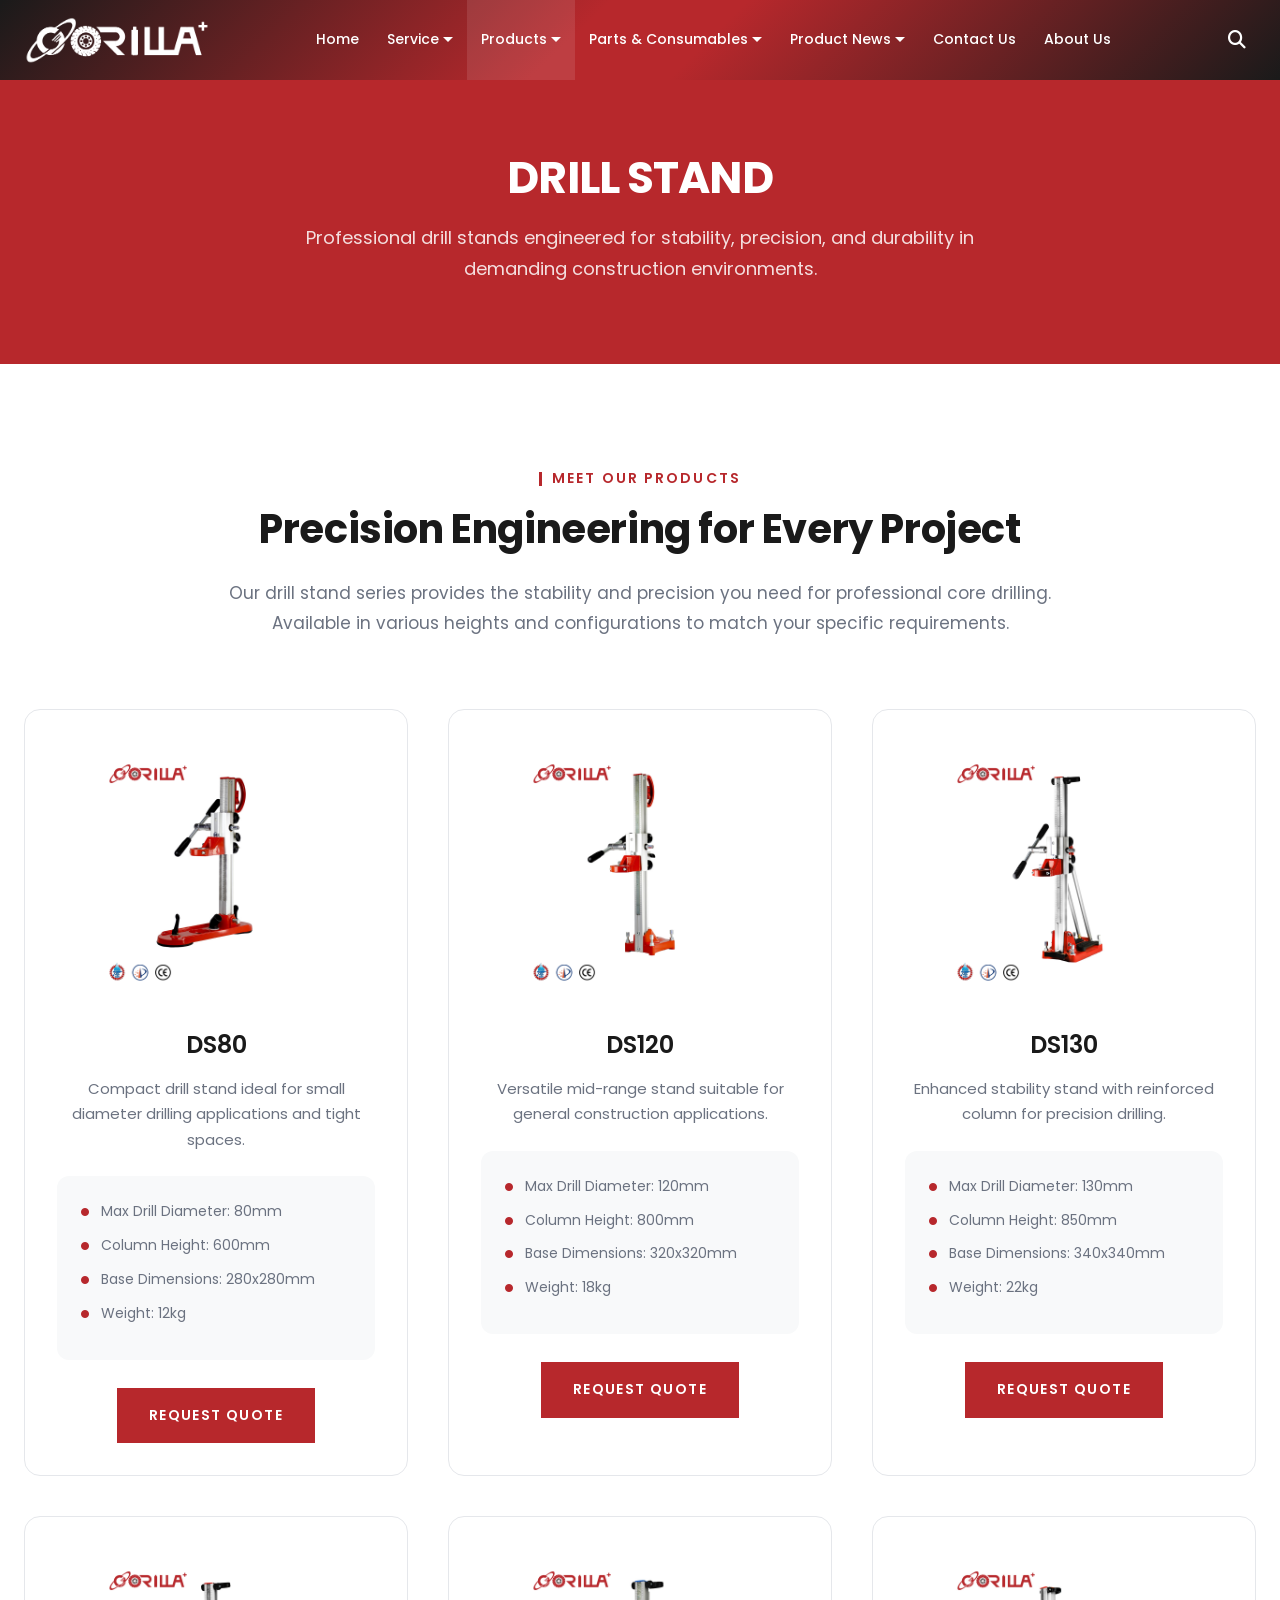
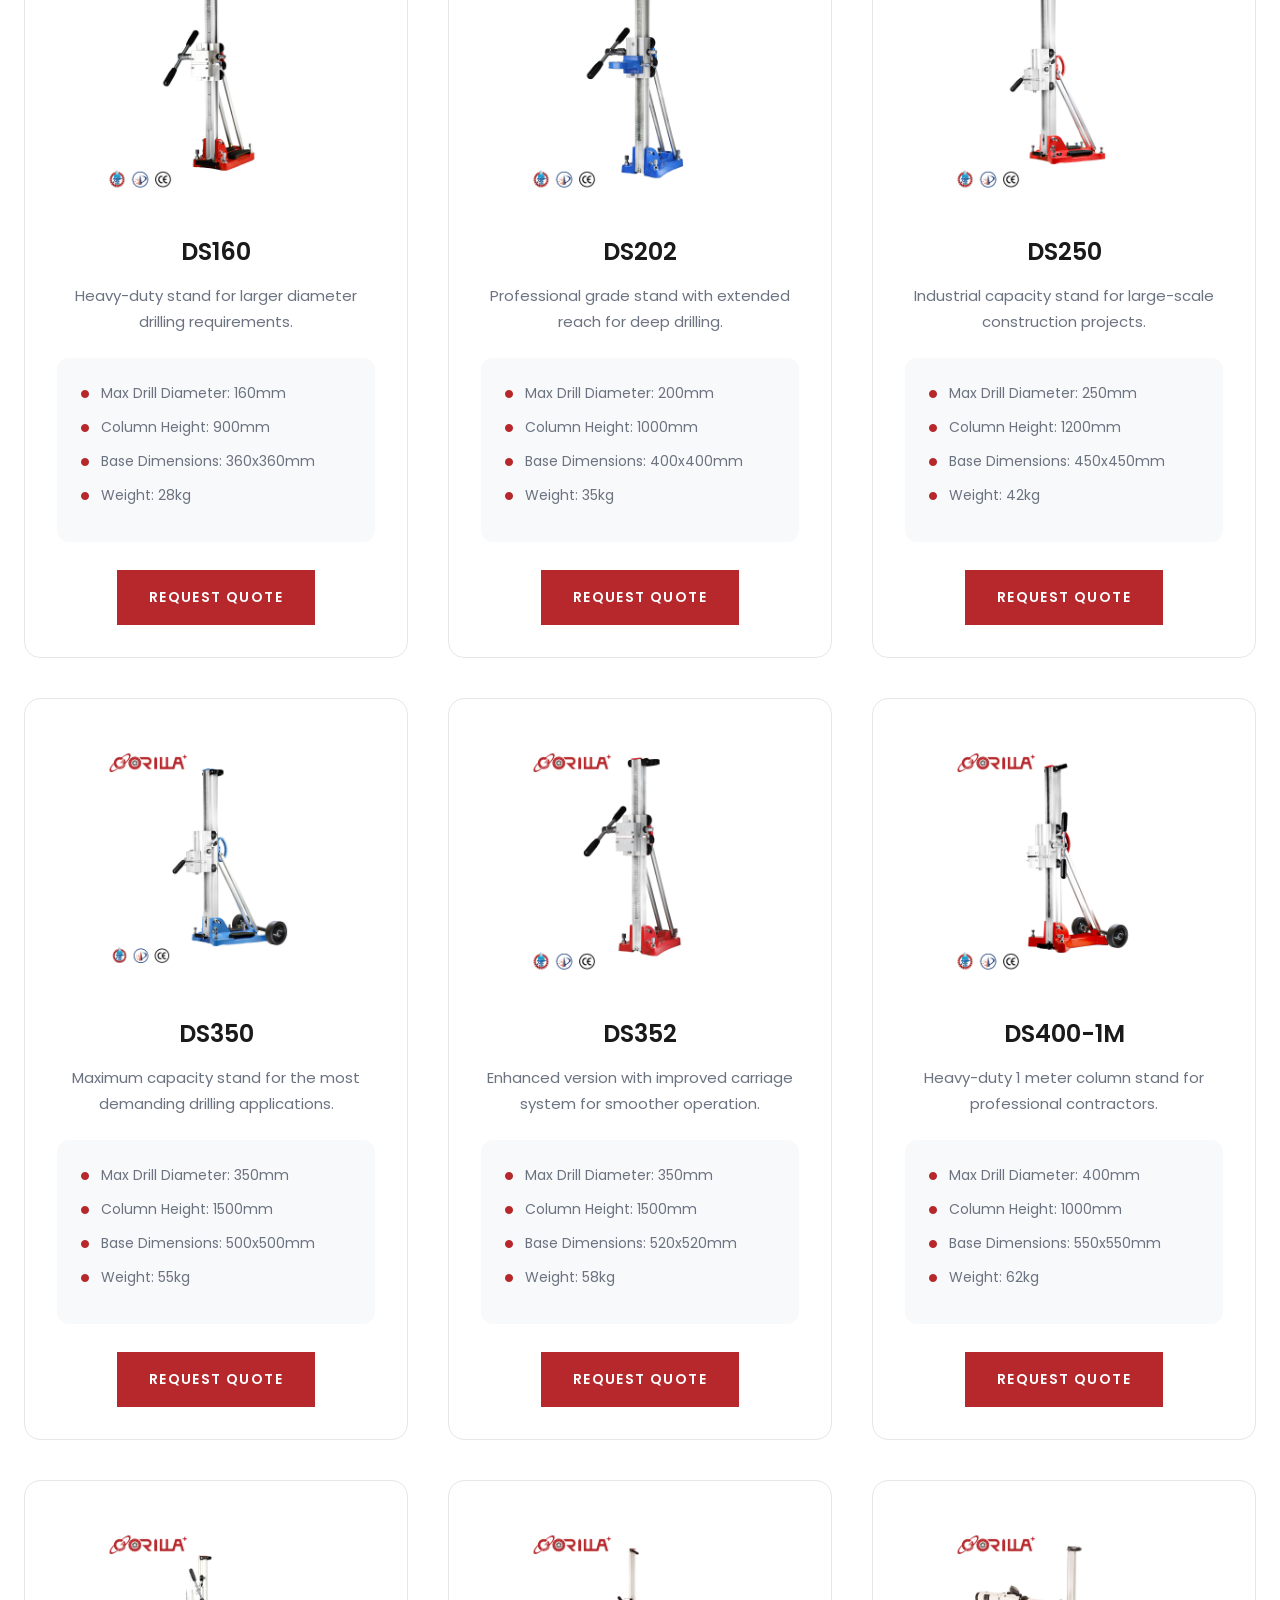
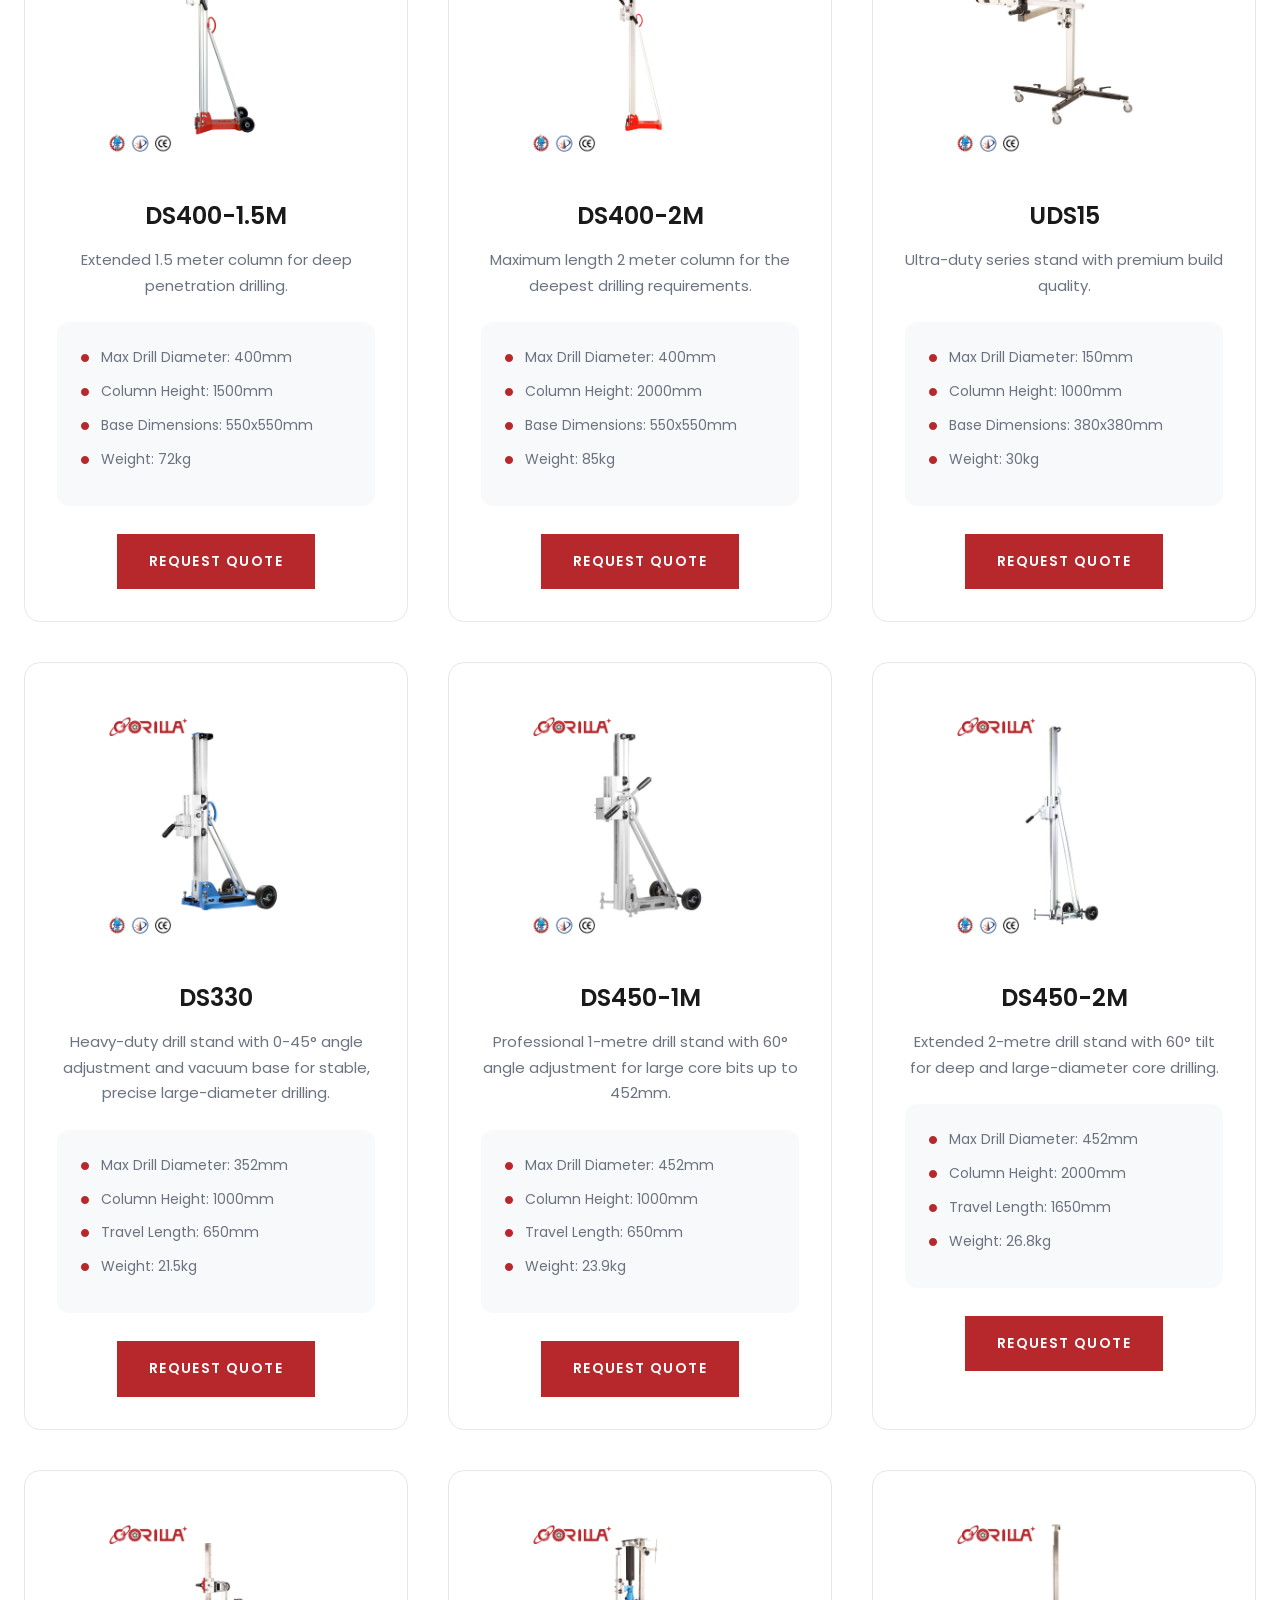
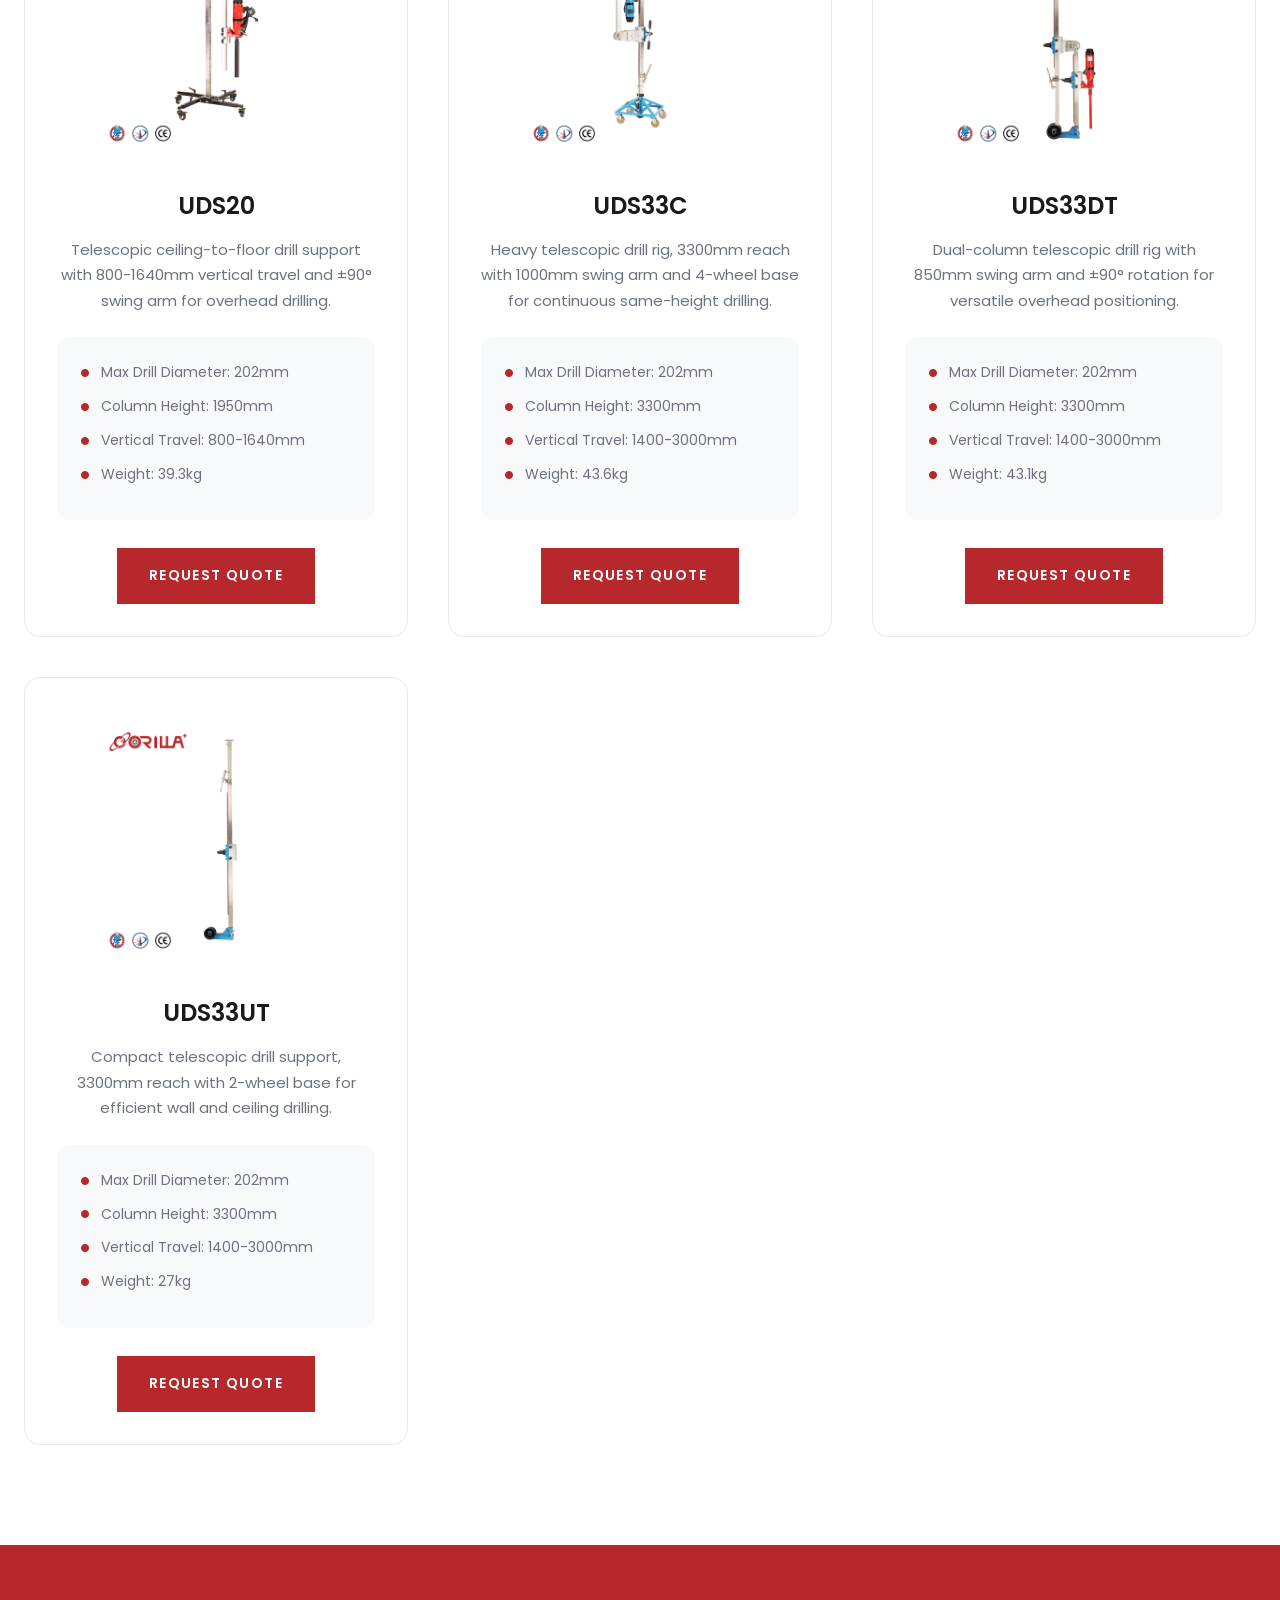
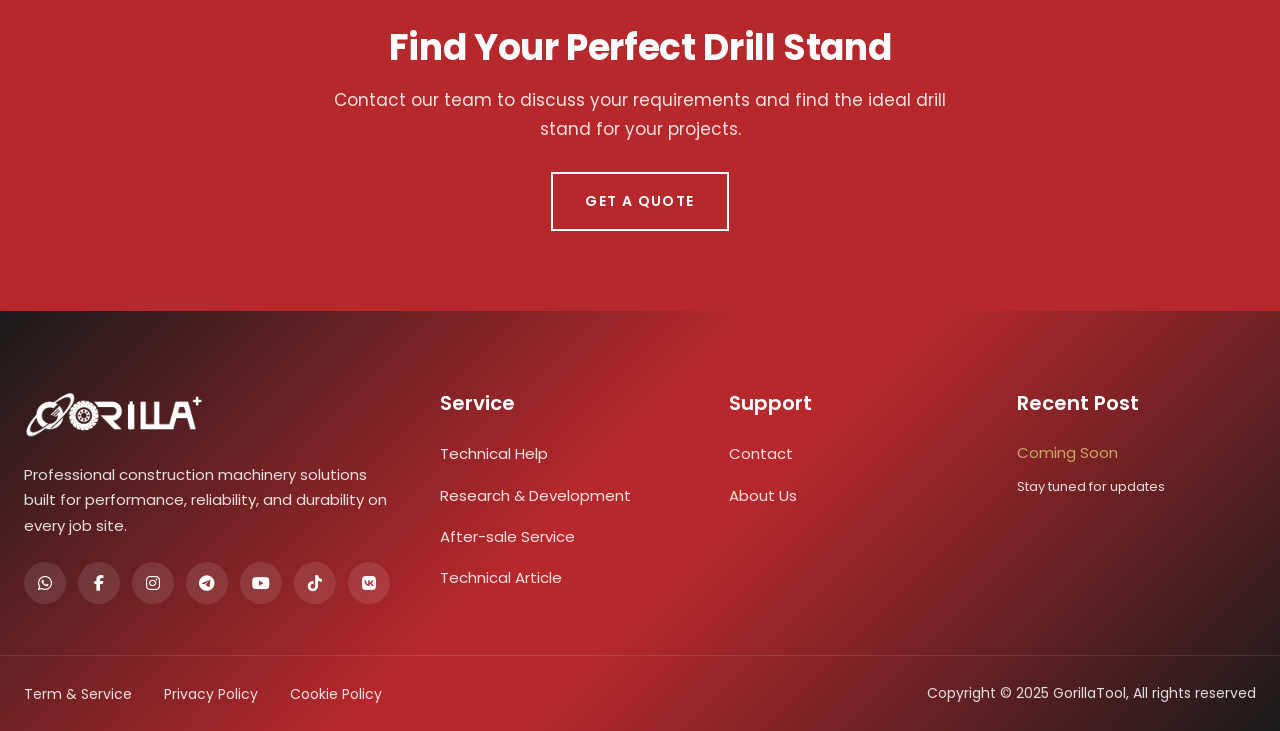
<file: pages/drill-stand.html>
<!DOCTYPE html>
<html lang="en">
<head>
    <meta charset="UTF-8">
    <meta name="viewport" content="width=device-width, initial-scale=1.0">
    <meta name="theme-color" content="#b7282c">
    <meta name="description" content="GorillaTool Drill Stands - Professional drill stand equipment for precise, stable, and accurate drilling operations. Heavy-duty construction for demanding applications.">
    <meta name="keywords" content="drill stand, drilling stand, core drill stand, adjustable drill stand, heavy duty drill stand, professional drill stand, GorillaTool stand">
    <meta name="author" content="GorillaTool">
    <meta name="robots" content="index, follow">
    <title>Drill Stand | GorillaTool - Professional Drill Stand Equipment</title>

    <!-- Canonical URL -->
    <link rel="canonical" href="https://www.gorillatool.au/pages/drill-stand.html">

    <!-- Open Graph / Facebook -->
    <meta property="og:locale" content="en_US">
    <meta property="og:type" content="product">
    <meta property="og:title" content="Drill Stand | GorillaTool - Professional Drill Stand Equipment">
    <meta property="og:description" content="Professional drill stand equipment for precise, stable, and accurate drilling operations. Heavy-duty construction.">
    <meta property="og:url" content="https://www.gorillatool.au/pages/drill-stand.html">
    <meta property="og:site_name" content="GorillaTool">
    <meta property="og:image" content="https://www.gorillatool.au/assets/images/logo-footer.png">

    <!-- Twitter Card -->
    <meta name="twitter:card" content="summary_large_image">
    <meta name="twitter:title" content="Drill Stand | GorillaTool">
    <meta name="twitter:description" content="Professional drill stand equipment for precise and stable drilling operations.">
    <meta name="twitter:image" content="https://www.gorillatool.au/assets/images/logo-footer.png">

    <!-- Structured Data - Product -->
    <script type="application/ld+json">
    {
        "@context": "https://schema.org",
        "@type": "Product",
        "name": "Drill Stand",
        "description": "Professional drill stand equipment for precise, stable, and accurate drilling operations. Heavy-duty construction for demanding applications.",
        "brand": {
            "@type": "Brand",
            "name": "GorillaTool"
        },
        "category": "Construction Machinery",
        "manufacturer": {
            "@type": "Organization",
            "name": "GorillaTool"
        }
    }
    </script>

    <!-- Fonts - Unified Poppins -->
    <link rel="preconnect" href="https://fonts.googleapis.com">
    <link rel="preconnect" href="https://fonts.gstatic.com" crossorigin>
    <link href="https://fonts.googleapis.com/css2?family=Poppins:ital,wght@0,300;0,400;0,500;0,600;0,700;1,400;1,500&display=swap" rel="stylesheet">

    <!-- Font Awesome -->
    <link rel="stylesheet" href="https://cdnjs.cloudflare.com/ajax/libs/font-awesome/6.4.0/css/all.min.css">

    <!-- Custom CSS -->
    <link rel="stylesheet" href="../assets/css/styles.css">
</head>
<body>
    <div id="site-header"></div>

    <!-- Product Hero Section -->
    <section class="product-hero">
        <div class="container">
            <h1>DRILL STAND</h1>
            <p>Professional drill stands engineered for stability, precision, and durability in demanding construction environments.</p>
        </div>
    </section>

    <!-- Product Grid Section -->
    <section class="product-grid-section">
        <div class="container">
            <div class="product-intro">
                <h6 class="section-label">MEET OUR PRODUCTS</h6>
                <h2>Precision Engineering for Every Project</h2>
                <p>Our drill stand series provides the stability and precision you need for professional core drilling. Available in various heights and configurations to match your specific requirements.</p>
            </div>

            <div class="products-grid-alt">
                <!-- Product 1: DS80 -->
                <div class="product-item">
                    <div class="product-item-image">
                        <img src="../assets/images/product-stand-DS80.jpg" alt="DS80 Drill Stand">
                    </div>
                    <h3>DS80</h3>
                    <p>Compact drill stand ideal for small diameter drilling applications and tight spaces.</p>
                    <div class="product-specs">
                        <ul>
                            <li><i class="fas fa-circle"></i> Max Drill Diameter: 80mm</li>
                            <li><i class="fas fa-circle"></i> Column Height: 600mm</li>
                            <li><i class="fas fa-circle"></i> Base Dimensions: 280x280mm</li>
                            <li><i class="fas fa-circle"></i> Weight: 12kg</li>
                        </ul>
                    </div>
                    <a href="#" class="btn btn-primary" onclick="openQuoteModal(); return false;">Request Quote</a>
                </div>

                <!-- Product 2: DS120 -->
                <div class="product-item">
                    <div class="product-item-image">
                        <img src="../assets/images/product-stand-DS120.jpg" alt="DS120 Drill Stand">
                    </div>
                    <h3>DS120</h3>
                    <p>Versatile mid-range stand suitable for general construction applications.</p>
                    <div class="product-specs">
                        <ul>
                            <li><i class="fas fa-circle"></i> Max Drill Diameter: 120mm</li>
                            <li><i class="fas fa-circle"></i> Column Height: 800mm</li>
                            <li><i class="fas fa-circle"></i> Base Dimensions: 320x320mm</li>
                            <li><i class="fas fa-circle"></i> Weight: 18kg</li>
                        </ul>
                    </div>
                    <a href="#" class="btn btn-primary" onclick="openQuoteModal(); return false;">Request Quote</a>
                </div>

                <!-- Product 3: DS130 -->
                <div class="product-item">
                    <div class="product-item-image">
                        <img src="../assets/images/product-stand-DS130.jpg" alt="DS130 Drill Stand">
                    </div>
                    <h3>DS130</h3>
                    <p>Enhanced stability stand with reinforced column for precision drilling.</p>
                    <div class="product-specs">
                        <ul>
                            <li><i class="fas fa-circle"></i> Max Drill Diameter: 130mm</li>
                            <li><i class="fas fa-circle"></i> Column Height: 850mm</li>
                            <li><i class="fas fa-circle"></i> Base Dimensions: 340x340mm</li>
                            <li><i class="fas fa-circle"></i> Weight: 22kg</li>
                        </ul>
                    </div>
                    <a href="#" class="btn btn-primary" onclick="openQuoteModal(); return false;">Request Quote</a>
                </div>

                <!-- Product 4: DS160 -->
                <div class="product-item">
                    <div class="product-item-image">
                        <img src="../assets/images/product-stand-DS160.jpg" alt="DS160 Drill Stand">
                    </div>
                    <h3>DS160</h3>
                    <p>Heavy-duty stand for larger diameter drilling requirements.</p>
                    <div class="product-specs">
                        <ul>
                            <li><i class="fas fa-circle"></i> Max Drill Diameter: 160mm</li>
                            <li><i class="fas fa-circle"></i> Column Height: 900mm</li>
                            <li><i class="fas fa-circle"></i> Base Dimensions: 360x360mm</li>
                            <li><i class="fas fa-circle"></i> Weight: 28kg</li>
                        </ul>
                    </div>
                    <a href="#" class="btn btn-primary" onclick="openQuoteModal(); return false;">Request Quote</a>
                </div>

                <!-- Product 5: DS202 -->
                <div class="product-item">
                    <div class="product-item-image">
                        <img src="../assets/images/product-stand-DS202.jpg" alt="DS202 Drill Stand">
                    </div>
                    <h3>DS202</h3>
                    <p>Professional grade stand with extended reach for deep drilling.</p>
                    <div class="product-specs">
                        <ul>
                            <li><i class="fas fa-circle"></i> Max Drill Diameter: 200mm</li>
                            <li><i class="fas fa-circle"></i> Column Height: 1000mm</li>
                            <li><i class="fas fa-circle"></i> Base Dimensions: 400x400mm</li>
                            <li><i class="fas fa-circle"></i> Weight: 35kg</li>
                        </ul>
                    </div>
                    <a href="#" class="btn btn-primary" onclick="openQuoteModal(); return false;">Request Quote</a>
                </div>

                <!-- Product 6: DS250 -->
                <div class="product-item">
                    <div class="product-item-image">
                        <img src="../assets/images/product-stand-DS250.jpg" alt="DS250 Drill Stand">
                    </div>
                    <h3>DS250</h3>
                    <p>Industrial capacity stand for large-scale construction projects.</p>
                    <div class="product-specs">
                        <ul>
                            <li><i class="fas fa-circle"></i> Max Drill Diameter: 250mm</li>
                            <li><i class="fas fa-circle"></i> Column Height: 1200mm</li>
                            <li><i class="fas fa-circle"></i> Base Dimensions: 450x450mm</li>
                            <li><i class="fas fa-circle"></i> Weight: 42kg</li>
                        </ul>
                    </div>
                    <a href="#" class="btn btn-primary" onclick="openQuoteModal(); return false;">Request Quote</a>
                </div>

                <!-- Product 7: DS350 -->
                <div class="product-item">
                    <div class="product-item-image">
                        <img src="../assets/images/product-stand-DS350.jpg" alt="DS350 Drill Stand">
                    </div>
                    <h3>DS350</h3>
                    <p>Maximum capacity stand for the most demanding drilling applications.</p>
                    <div class="product-specs">
                        <ul>
                            <li><i class="fas fa-circle"></i> Max Drill Diameter: 350mm</li>
                            <li><i class="fas fa-circle"></i> Column Height: 1500mm</li>
                            <li><i class="fas fa-circle"></i> Base Dimensions: 500x500mm</li>
                            <li><i class="fas fa-circle"></i> Weight: 55kg</li>
                        </ul>
                    </div>
                    <a href="#" class="btn btn-primary" onclick="openQuoteModal(); return false;">Request Quote</a>
                </div>

                <!-- Product 8: DS352 -->
                <div class="product-item">
                    <div class="product-item-image">
                        <img src="../assets/images/product-stand-DS352.jpg" alt="DS352 Drill Stand">
                    </div>
                    <h3>DS352</h3>
                    <p>Enhanced version with improved carriage system for smoother operation.</p>
                    <div class="product-specs">
                        <ul>
                            <li><i class="fas fa-circle"></i> Max Drill Diameter: 350mm</li>
                            <li><i class="fas fa-circle"></i> Column Height: 1500mm</li>
                            <li><i class="fas fa-circle"></i> Base Dimensions: 520x520mm</li>
                            <li><i class="fas fa-circle"></i> Weight: 58kg</li>
                        </ul>
                    </div>
                    <a href="#" class="btn btn-primary" onclick="openQuoteModal(); return false;">Request Quote</a>
                </div>

                <!-- Product 9: DS400-1M -->
                <div class="product-item">
                    <div class="product-item-image">
                        <img src="../assets/images/product-stand-DS400-1M.jpg" alt="DS400-1M Drill Stand">
                    </div>
                    <h3>DS400-1M</h3>
                    <p>Heavy-duty 1 meter column stand for professional contractors.</p>
                    <div class="product-specs">
                        <ul>
                            <li><i class="fas fa-circle"></i> Max Drill Diameter: 400mm</li>
                            <li><i class="fas fa-circle"></i> Column Height: 1000mm</li>
                            <li><i class="fas fa-circle"></i> Base Dimensions: 550x550mm</li>
                            <li><i class="fas fa-circle"></i> Weight: 62kg</li>
                        </ul>
                    </div>
                    <a href="#" class="btn btn-primary" onclick="openQuoteModal(); return false;">Request Quote</a>
                </div>

                <!-- Product 10: DS400-1.5M -->
                <div class="product-item">
                    <div class="product-item-image">
                        <img src="../assets/images/product-stand-DS400-1.5M.jpg" alt="DS400-1.5M Drill Stand">
                    </div>
                    <h3>DS400-1.5M</h3>
                    <p>Extended 1.5 meter column for deep penetration drilling.</p>
                    <div class="product-specs">
                        <ul>
                            <li><i class="fas fa-circle"></i> Max Drill Diameter: 400mm</li>
                            <li><i class="fas fa-circle"></i> Column Height: 1500mm</li>
                            <li><i class="fas fa-circle"></i> Base Dimensions: 550x550mm</li>
                            <li><i class="fas fa-circle"></i> Weight: 72kg</li>
                        </ul>
                    </div>
                    <a href="#" class="btn btn-primary" onclick="openQuoteModal(); return false;">Request Quote</a>
                </div>

                <!-- Product 11: DS400-2M -->
                <div class="product-item">
                    <div class="product-item-image">
                        <img src="../assets/images/product-stand-DS400-2M.jpg" alt="DS400-2M Drill Stand">
                    </div>
                    <h3>DS400-2M</h3>
                    <p>Maximum length 2 meter column for the deepest drilling requirements.</p>
                    <div class="product-specs">
                        <ul>
                            <li><i class="fas fa-circle"></i> Max Drill Diameter: 400mm</li>
                            <li><i class="fas fa-circle"></i> Column Height: 2000mm</li>
                            <li><i class="fas fa-circle"></i> Base Dimensions: 550x550mm</li>
                            <li><i class="fas fa-circle"></i> Weight: 85kg</li>
                        </ul>
                    </div>
                    <a href="#" class="btn btn-primary" onclick="openQuoteModal(); return false;">Request Quote</a>
                </div>

                <!-- Product 12: UDS15 -->
                <div class="product-item">
                    <div class="product-item-image">
                        <img src="../assets/images/product-stand-UDS15.jpg" alt="UDS15 Drill Stand">
                    </div>
                    <h3>UDS15</h3>
                    <p>Ultra-duty series stand with premium build quality.</p>
                    <div class="product-specs">
                        <ul>
                            <li><i class="fas fa-circle"></i> Max Drill Diameter: 150mm</li>
                            <li><i class="fas fa-circle"></i> Column Height: 1000mm</li>
                            <li><i class="fas fa-circle"></i> Base Dimensions: 380x380mm</li>
                            <li><i class="fas fa-circle"></i> Weight: 30kg</li>
                        </ul>
                    </div>
                    <a href="#" class="btn btn-primary" onclick="openQuoteModal(); return false;">Request Quote</a>
                </div>

                <!-- Product 13: DS330 -->
                <div class="product-item">
                    <div class="product-item-image">
                        <img src="../assets/images/product-stand-DS330.jpg" alt="DS330 Drill Stand">
                    </div>
                    <h3>DS330</h3>
                    <p>Heavy-duty drill stand with 0-45&deg; angle adjustment and vacuum base for stable, precise large-diameter drilling.</p>
                    <div class="product-specs">
                        <ul>
                            <li><i class="fas fa-circle"></i> Max Drill Diameter: 352mm</li>
                            <li><i class="fas fa-circle"></i> Column Height: 1000mm</li>
                            <li><i class="fas fa-circle"></i> Travel Length: 650mm</li>
                            <li><i class="fas fa-circle"></i> Weight: 21.5kg</li>
                        </ul>
                    </div>
                    <a href="#" class="btn btn-primary" onclick="openQuoteModal(); return false;">Request Quote</a>
                </div>

                <!-- Product 14: DS450-1M -->
                <div class="product-item">
                    <div class="product-item-image">
                        <img src="../assets/images/product-stand-DS450-1M.jpg" alt="DS450-1M Drill Stand">
                    </div>
                    <h3>DS450-1M</h3>
                    <p>Professional 1-metre drill stand with 60&deg; angle adjustment for large core bits up to 452mm.</p>
                    <div class="product-specs">
                        <ul>
                            <li><i class="fas fa-circle"></i> Max Drill Diameter: 452mm</li>
                            <li><i class="fas fa-circle"></i> Column Height: 1000mm</li>
                            <li><i class="fas fa-circle"></i> Travel Length: 650mm</li>
                            <li><i class="fas fa-circle"></i> Weight: 23.9kg</li>
                        </ul>
                    </div>
                    <a href="#" class="btn btn-primary" onclick="openQuoteModal(); return false;">Request Quote</a>
                </div>

                <!-- Product 15: DS450-2M -->
                <div class="product-item">
                    <div class="product-item-image">
                        <img src="../assets/images/product-stand-DS450-2M.jpg" alt="DS450-2M Drill Stand">
                    </div>
                    <h3>DS450-2M</h3>
                    <p>Extended 2-metre drill stand with 60&deg; tilt for deep and large-diameter core drilling.</p>
                    <div class="product-specs">
                        <ul>
                            <li><i class="fas fa-circle"></i> Max Drill Diameter: 452mm</li>
                            <li><i class="fas fa-circle"></i> Column Height: 2000mm</li>
                            <li><i class="fas fa-circle"></i> Travel Length: 1650mm</li>
                            <li><i class="fas fa-circle"></i> Weight: 26.8kg</li>
                        </ul>
                    </div>
                    <a href="#" class="btn btn-primary" onclick="openQuoteModal(); return false;">Request Quote</a>
                </div>

                <!-- Product 16: UDS20 -->
                <div class="product-item">
                    <div class="product-item-image">
                        <img src="../assets/images/product-stand-UDS20.jpg" alt="UDS20 Drill Stand">
                    </div>
                    <h3>UDS20</h3>
                    <p>Telescopic ceiling-to-floor drill support with 800-1640mm vertical travel and &plusmn;90&deg; swing arm for overhead drilling.</p>
                    <div class="product-specs">
                        <ul>
                            <li><i class="fas fa-circle"></i> Max Drill Diameter: 202mm</li>
                            <li><i class="fas fa-circle"></i> Column Height: 1950mm</li>
                            <li><i class="fas fa-circle"></i> Vertical Travel: 800-1640mm</li>
                            <li><i class="fas fa-circle"></i> Weight: 39.3kg</li>
                        </ul>
                    </div>
                    <a href="#" class="btn btn-primary" onclick="openQuoteModal(); return false;">Request Quote</a>
                </div>

                <!-- Product 17: UDS33C -->
                <div class="product-item">
                    <div class="product-item-image">
                        <img src="../assets/images/product-stand-UDS33C.jpg" alt="UDS33C Drill Stand">
                    </div>
                    <h3>UDS33C</h3>
                    <p>Heavy telescopic drill rig, 3300mm reach with 1000mm swing arm and 4-wheel base for continuous same-height drilling.</p>
                    <div class="product-specs">
                        <ul>
                            <li><i class="fas fa-circle"></i> Max Drill Diameter: 202mm</li>
                            <li><i class="fas fa-circle"></i> Column Height: 3300mm</li>
                            <li><i class="fas fa-circle"></i> Vertical Travel: 1400-3000mm</li>
                            <li><i class="fas fa-circle"></i> Weight: 43.6kg</li>
                        </ul>
                    </div>
                    <a href="#" class="btn btn-primary" onclick="openQuoteModal(); return false;">Request Quote</a>
                </div>

                <!-- Product 18: UDS33DT -->
                <div class="product-item">
                    <div class="product-item-image">
                        <img src="../assets/images/product-stand-UDS33DT.jpg" alt="UDS33DT Drill Stand">
                    </div>
                    <h3>UDS33DT</h3>
                    <p>Dual-column telescopic drill rig with 850mm swing arm and &plusmn;90&deg; rotation for versatile overhead positioning.</p>
                    <div class="product-specs">
                        <ul>
                            <li><i class="fas fa-circle"></i> Max Drill Diameter: 202mm</li>
                            <li><i class="fas fa-circle"></i> Column Height: 3300mm</li>
                            <li><i class="fas fa-circle"></i> Vertical Travel: 1400-3000mm</li>
                            <li><i class="fas fa-circle"></i> Weight: 43.1kg</li>
                        </ul>
                    </div>
                    <a href="#" class="btn btn-primary" onclick="openQuoteModal(); return false;">Request Quote</a>
                </div>

                <!-- Product 19: UDS33UT -->
                <div class="product-item">
                    <div class="product-item-image">
                        <img src="../assets/images/product-stand-UDS33UT.jpg" alt="UDS33UT Drill Stand">
                    </div>
                    <h3>UDS33UT</h3>
                    <p>Compact telescopic drill support, 3300mm reach with 2-wheel base for efficient wall and ceiling drilling.</p>
                    <div class="product-specs">
                        <ul>
                            <li><i class="fas fa-circle"></i> Max Drill Diameter: 202mm</li>
                            <li><i class="fas fa-circle"></i> Column Height: 3300mm</li>
                            <li><i class="fas fa-circle"></i> Vertical Travel: 1400-3000mm</li>
                            <li><i class="fas fa-circle"></i> Weight: 27kg</li>
                        </ul>
                    </div>
                    <a href="#" class="btn btn-primary" onclick="openQuoteModal(); return false;">Request Quote</a>
                </div>
            </div>
        </div>
    </section>

    <!-- CTA Section -->
    <section class="product-cta-section">
        <div class="container">
            <h2>Find Your Perfect Drill Stand</h2>
            <p>Contact our team to discuss your requirements and find the ideal drill stand for your projects.</p>
            <a href="#" class="btn btn-outline" onclick="openQuoteModal(); return false;">GET A QUOTE</a>
        </div>
    </section>

    <div id="site-footer"></div>

    <!-- Quote Request Modal -->
    <div id="quoteModal" class="modal">
        <div class="modal-content">
            <button class="modal-close" onclick="closeQuoteModal()">&times;</button>
            <h2>Request a Quote!</h2>
            <form id="quoteForm" class="quote-form" action="https://formspree.io/f/YOUR_FORM_ID" method="POST">
                <div class="form-row">
                    <div class="form-group">
                        <label for="name">Name</label>
                        <input type="text" id="name" name="name" placeholder="Name*" required>
                    </div>
                    <div class="form-group">
                        <label for="email">Email</label>
                        <input type="email" id="email" name="email" placeholder="Email*" required>
                    </div>
                </div>
                <div class="form-row">
                    <div class="form-group">
                        <label for="company">Company Name</label>
                        <input type="text" id="company" name="company" required>
                    </div>
                    <div class="form-group">
                        <label for="contact">Contact Info</label>
                        <input type="text" id="contact" name="contact" placeholder="Phone Number/WhatsApp/...">
                    </div>
                </div>
                <div class="form-group">
                    <label for="message">Message</label>
                    <textarea id="message" name="message" rows="4" placeholder="Which drill stand are you interested in?"></textarea>
                </div>
                <button type="submit" class="btn btn-primary btn-full">Send</button>
            </form>
        </div>
    </div>

    <!-- Scroll to Top Button -->
    <button id="scrollToTop" class="scroll-to-top" aria-label="Scroll to top">
        <i class="fas fa-chevron-up"></i>
    </button>

    <!-- Scripts -->
    <script src="../assets/js/components.js"></script>
    <script>renderHeader('products'); renderFooter();</script>
    <script src="../assets/js/main.js"></script>
</body>
</html>
</file>
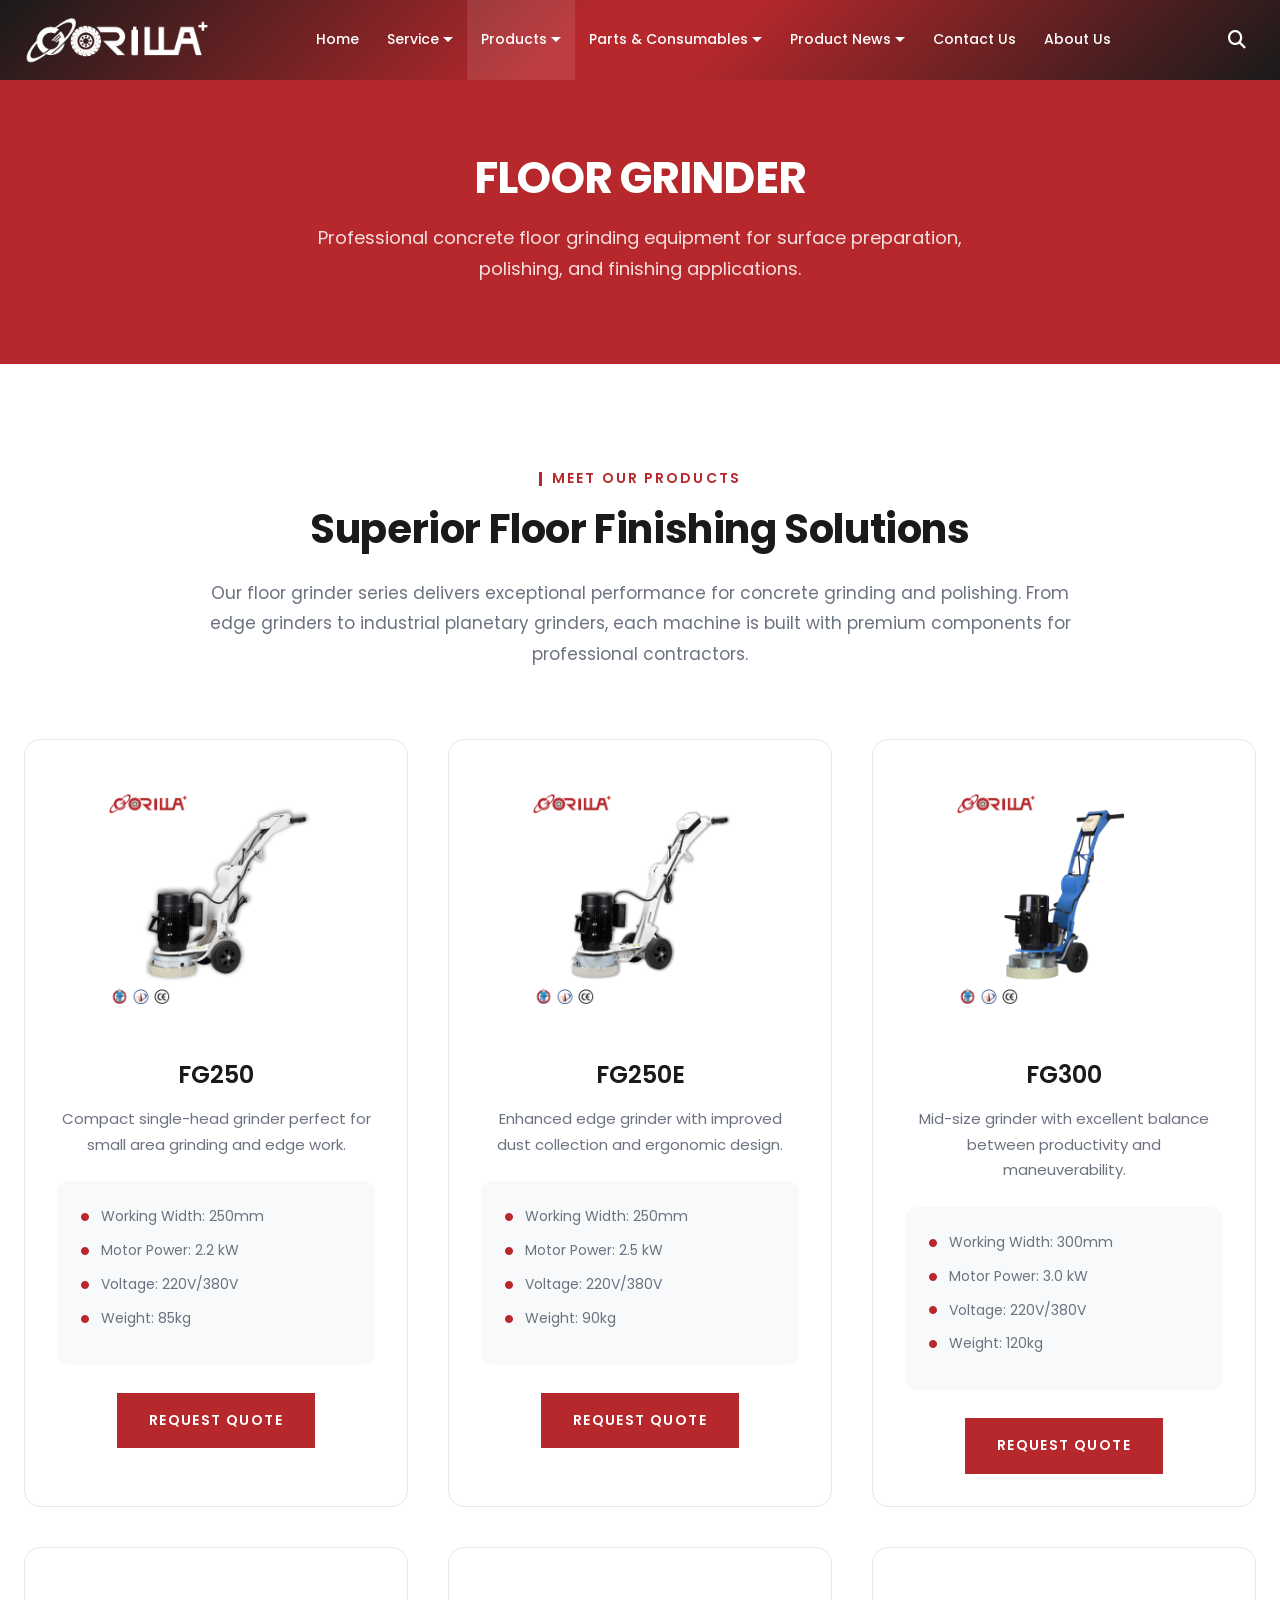
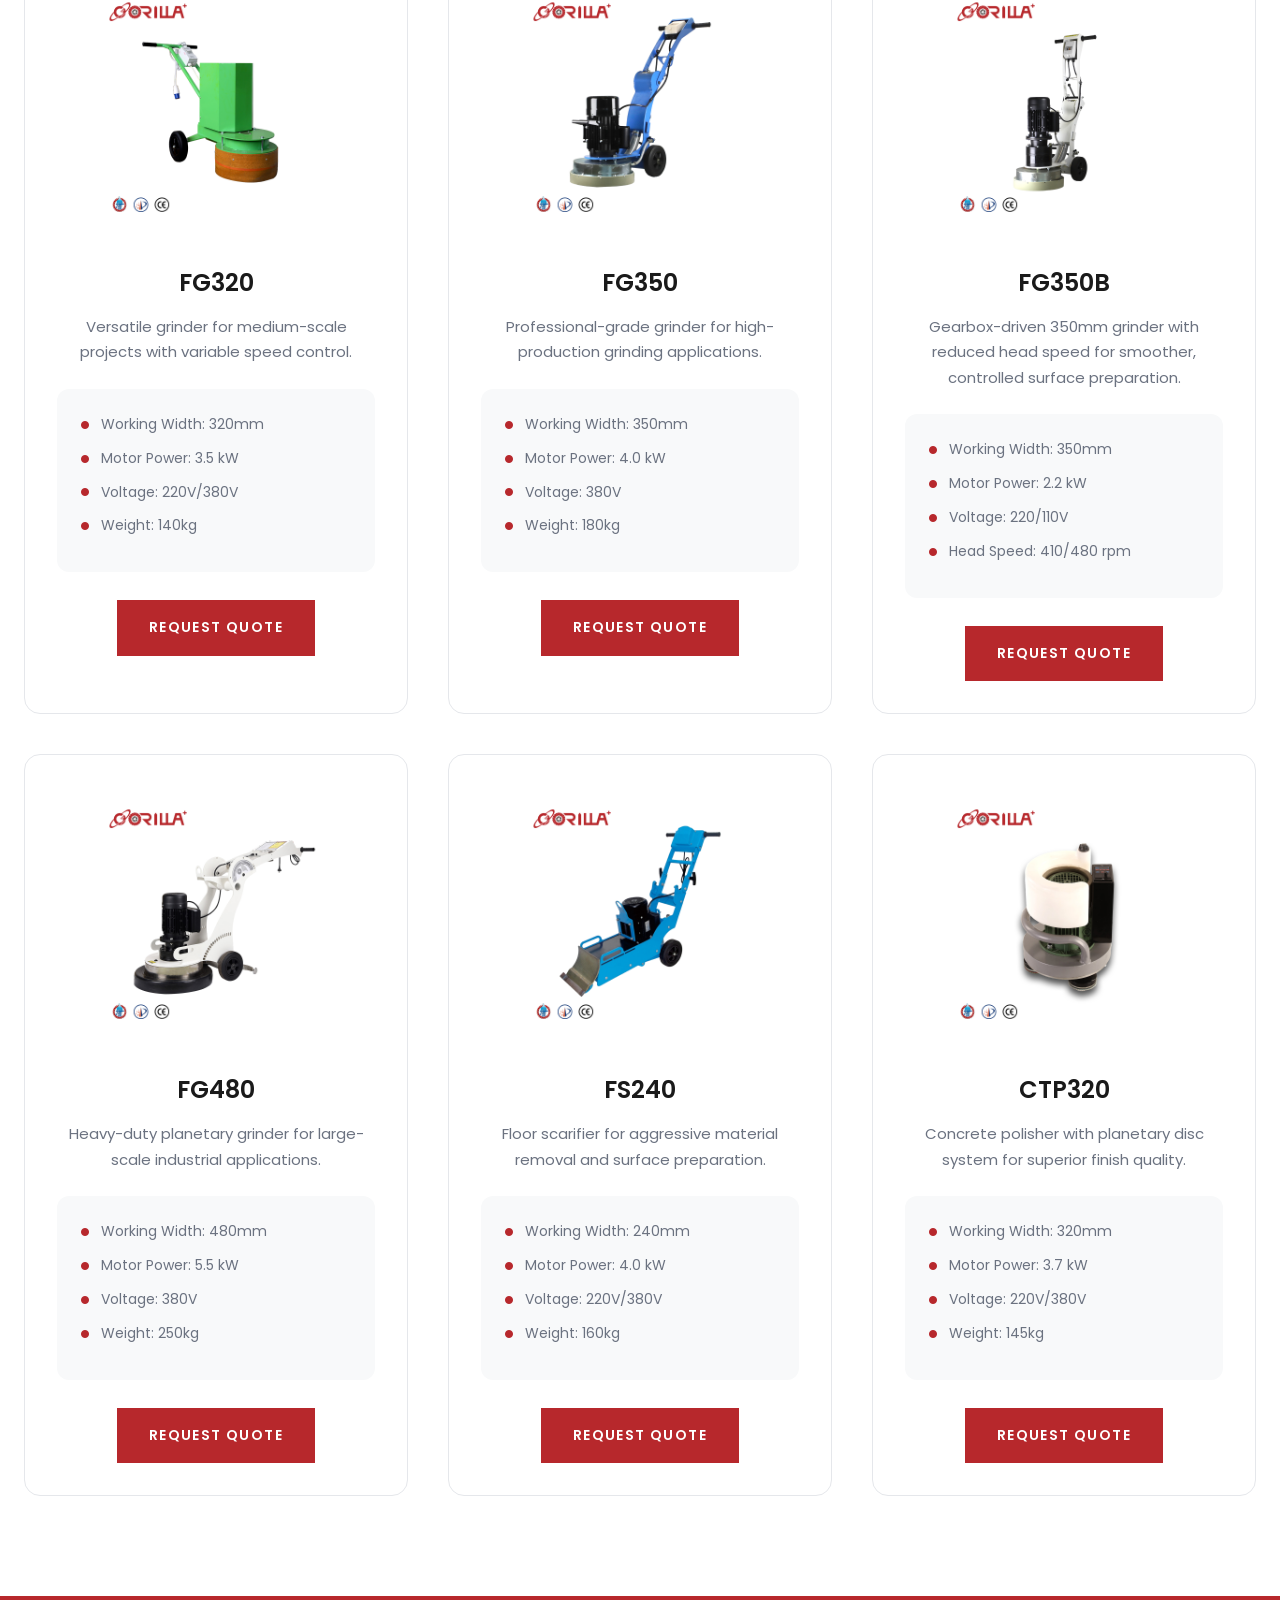
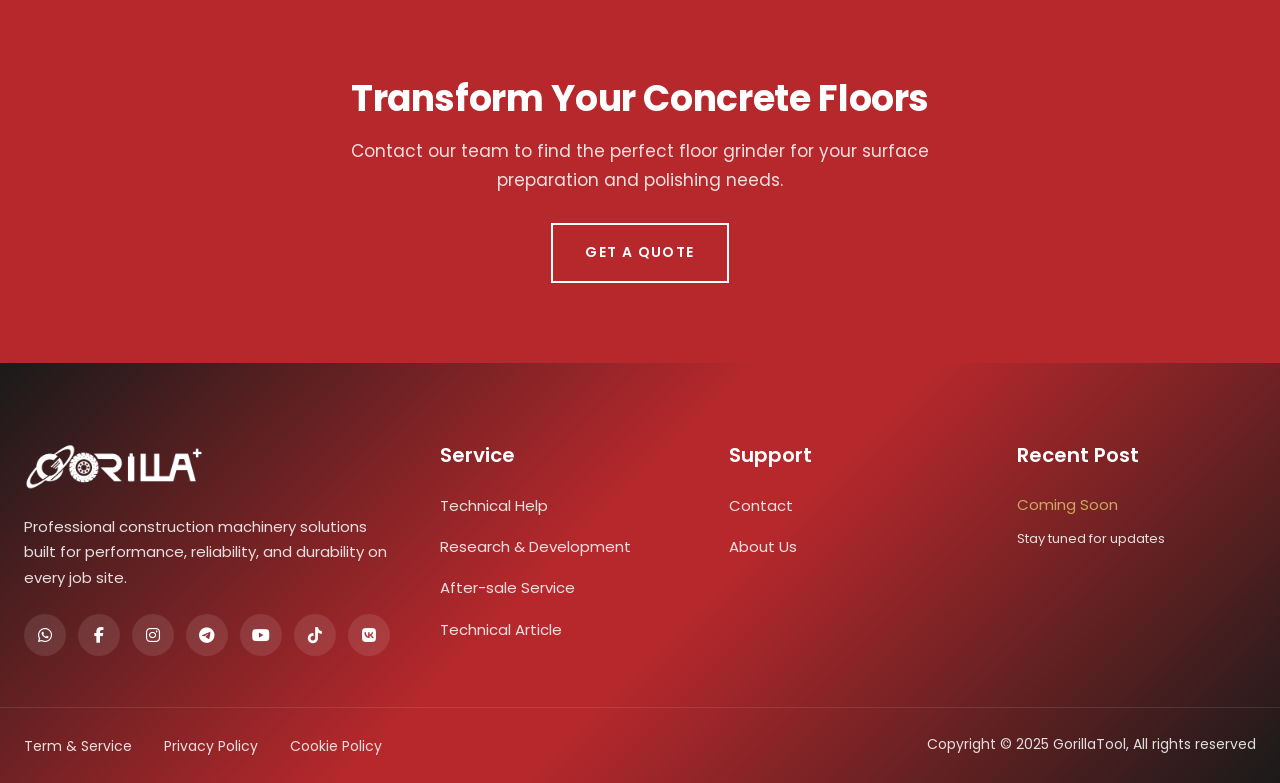
<file: pages/floor-grinder.html>
<!DOCTYPE html>
<html lang="en">
<head>
    <meta charset="UTF-8">
    <meta name="viewport" content="width=device-width, initial-scale=1.0">
    <meta name="theme-color" content="#b7282c">
    <meta name="description" content="GorillaTool Floor Grinders - Professional concrete floor grinding equipment for surface preparation, polishing, and finishing. Industrial-grade machines for construction applications.">
    <meta name="keywords" content="floor grinder, concrete grinder, floor grinding machine, concrete polisher, surface grinder, industrial floor grinder, GorillaTool grinder">
    <meta name="author" content="GorillaTool">
    <meta name="robots" content="index, follow">
    <title>Floor Grinder | GorillaTool - Professional Concrete Grinding Equipment</title>

    <!-- Canonical URL -->
    <link rel="canonical" href="https://www.gorillatool.au/pages/floor-grinder.html">

    <!-- Open Graph / Facebook -->
    <meta property="og:locale" content="en_US">
    <meta property="og:type" content="product">
    <meta property="og:title" content="Floor Grinder | GorillaTool - Professional Concrete Grinding Equipment">
    <meta property="og:description" content="Professional concrete floor grinding equipment for surface preparation, polishing, and finishing. Industrial-grade machines.">
    <meta property="og:url" content="https://www.gorillatool.au/pages/floor-grinder.html">
    <meta property="og:site_name" content="GorillaTool">
    <meta property="og:image" content="https://www.gorillatool.au/assets/images/logo-footer.png">

    <!-- Twitter Card -->
    <meta name="twitter:card" content="summary_large_image">
    <meta name="twitter:title" content="Floor Grinder | GorillaTool">
    <meta name="twitter:description" content="Professional concrete floor grinding equipment for surface preparation and polishing.">
    <meta name="twitter:image" content="https://www.gorillatool.au/assets/images/logo-footer.png">

    <!-- Structured Data - Product -->
    <script type="application/ld+json">
    {
        "@context": "https://schema.org",
        "@type": "Product",
        "name": "Floor Grinder",
        "description": "Professional concrete floor grinding equipment for surface preparation, polishing, and finishing. Industrial-grade machines for construction applications.",
        "brand": {
            "@type": "Brand",
            "name": "GorillaTool"
        },
        "category": "Construction Machinery",
        "manufacturer": {
            "@type": "Organization",
            "name": "GorillaTool"
        }
    }
    </script>

    <!-- Fonts - Unified Poppins -->
    <link rel="preconnect" href="https://fonts.googleapis.com">
    <link rel="preconnect" href="https://fonts.gstatic.com" crossorigin>
    <link href="https://fonts.googleapis.com/css2?family=Poppins:ital,wght@0,300;0,400;0,500;0,600;0,700;1,400;1,500&display=swap" rel="stylesheet">

    <!-- Font Awesome -->
    <link rel="stylesheet" href="https://cdnjs.cloudflare.com/ajax/libs/font-awesome/6.4.0/css/all.min.css">

    <!-- Custom CSS -->
    <link rel="stylesheet" href="../assets/css/styles.css">
</head>
<body>
    <div id="site-header"></div>

    <!-- Product Hero Section -->
    <section class="product-hero">
        <div class="container">
            <h1>FLOOR GRINDER</h1>
            <p>Professional concrete floor grinding equipment for surface preparation, polishing, and finishing applications.</p>
        </div>
    </section>

    <!-- Product Grid Section -->
    <section class="product-grid-section">
        <div class="container">
            <div class="product-intro">
                <h6 class="section-label">MEET OUR PRODUCTS</h6>
                <h2>Superior Floor Finishing Solutions</h2>
                <p>Our floor grinder series delivers exceptional performance for concrete grinding and polishing. From edge grinders to industrial planetary grinders, each machine is built with premium components for professional contractors.</p>
            </div>

            <div class="products-grid-alt">
                <!-- Product 1: FG250 -->
                <div class="product-item">
                    <div class="product-item-image">
                        <img src="../assets/images/product-grinder-FG250.jpg" alt="FG250 Floor Grinder">
                    </div>
                    <h3>FG250</h3>
                    <p>Compact single-head grinder perfect for small area grinding and edge work.</p>
                    <div class="product-specs">
                        <ul>
                            <li><i class="fas fa-circle"></i> Working Width: 250mm</li>
                            <li><i class="fas fa-circle"></i> Motor Power: 2.2 kW</li>
                            <li><i class="fas fa-circle"></i> Voltage: 220V/380V</li>
                            <li><i class="fas fa-circle"></i> Weight: 85kg</li>
                        </ul>
                    </div>
                    <a href="#" class="btn btn-primary" onclick="openQuoteModal(); return false;">Request Quote</a>
                </div>

                <!-- Product 2: FG250E -->
                <div class="product-item">
                    <div class="product-item-image">
                        <img src="../assets/images/product-grinder-FG250E.jpg" alt="FG250E Floor Grinder">
                    </div>
                    <h3>FG250E</h3>
                    <p>Enhanced edge grinder with improved dust collection and ergonomic design.</p>
                    <div class="product-specs">
                        <ul>
                            <li><i class="fas fa-circle"></i> Working Width: 250mm</li>
                            <li><i class="fas fa-circle"></i> Motor Power: 2.5 kW</li>
                            <li><i class="fas fa-circle"></i> Voltage: 220V/380V</li>
                            <li><i class="fas fa-circle"></i> Weight: 90kg</li>
                        </ul>
                    </div>
                    <a href="#" class="btn btn-primary" onclick="openQuoteModal(); return false;">Request Quote</a>
                </div>

                <!-- Product 3: FG300 -->
                <div class="product-item">
                    <div class="product-item-image">
                        <img src="../assets/images/product-grinder-FG300.jpg" alt="FG300 Floor Grinder">
                    </div>
                    <h3>FG300</h3>
                    <p>Mid-size grinder with excellent balance between productivity and maneuverability.</p>
                    <div class="product-specs">
                        <ul>
                            <li><i class="fas fa-circle"></i> Working Width: 300mm</li>
                            <li><i class="fas fa-circle"></i> Motor Power: 3.0 kW</li>
                            <li><i class="fas fa-circle"></i> Voltage: 220V/380V</li>
                            <li><i class="fas fa-circle"></i> Weight: 120kg</li>
                        </ul>
                    </div>
                    <a href="#" class="btn btn-primary" onclick="openQuoteModal(); return false;">Request Quote</a>
                </div>

                <!-- Product 4: FG320 -->
                <div class="product-item">
                    <div class="product-item-image">
                        <img src="../assets/images/product-grinder-FG320.jpg" alt="FG320 Floor Grinder">
                    </div>
                    <h3>FG320</h3>
                    <p>Versatile grinder for medium-scale projects with variable speed control.</p>
                    <div class="product-specs">
                        <ul>
                            <li><i class="fas fa-circle"></i> Working Width: 320mm</li>
                            <li><i class="fas fa-circle"></i> Motor Power: 3.5 kW</li>
                            <li><i class="fas fa-circle"></i> Voltage: 220V/380V</li>
                            <li><i class="fas fa-circle"></i> Weight: 140kg</li>
                        </ul>
                    </div>
                    <a href="#" class="btn btn-primary" onclick="openQuoteModal(); return false;">Request Quote</a>
                </div>

                <!-- Product 5: FG350 -->
                <div class="product-item">
                    <div class="product-item-image">
                        <img src="../assets/images/product-grinder-FG350.jpg" alt="FG350 Floor Grinder">
                    </div>
                    <h3>FG350</h3>
                    <p>Professional-grade grinder for high-production grinding applications.</p>
                    <div class="product-specs">
                        <ul>
                            <li><i class="fas fa-circle"></i> Working Width: 350mm</li>
                            <li><i class="fas fa-circle"></i> Motor Power: 4.0 kW</li>
                            <li><i class="fas fa-circle"></i> Voltage: 380V</li>
                            <li><i class="fas fa-circle"></i> Weight: 180kg</li>
                        </ul>
                    </div>
                    <a href="#" class="btn btn-primary" onclick="openQuoteModal(); return false;">Request Quote</a>
                </div>

                <!-- Product 6: FG350B -->
                <div class="product-item">
                    <div class="product-item-image">
                        <img src="../assets/images/product-grinder-FG350B.jpg" alt="FG350B Floor Grinder">
                    </div>
                    <h3>FG350B</h3>
                    <p>Gearbox-driven 350mm grinder with reduced head speed for smoother, controlled surface preparation.</p>
                    <div class="product-specs">
                        <ul>
                            <li><i class="fas fa-circle"></i> Working Width: 350mm</li>
                            <li><i class="fas fa-circle"></i> Motor Power: 2.2 kW</li>
                            <li><i class="fas fa-circle"></i> Voltage: 220/110V</li>
                            <li><i class="fas fa-circle"></i> Head Speed: 410/480 rpm</li>
                        </ul>
                    </div>
                    <a href="#" class="btn btn-primary" onclick="openQuoteModal(); return false;">Request Quote</a>
                </div>

                <!-- Product 7: FG480 -->
                <div class="product-item">
                    <div class="product-item-image">
                        <img src="../assets/images/product-grinder-FG480.jpg" alt="FG480 Floor Grinder">
                    </div>
                    <h3>FG480</h3>
                    <p>Heavy-duty planetary grinder for large-scale industrial applications.</p>
                    <div class="product-specs">
                        <ul>
                            <li><i class="fas fa-circle"></i> Working Width: 480mm</li>
                            <li><i class="fas fa-circle"></i> Motor Power: 5.5 kW</li>
                            <li><i class="fas fa-circle"></i> Voltage: 380V</li>
                            <li><i class="fas fa-circle"></i> Weight: 250kg</li>
                        </ul>
                    </div>
                    <a href="#" class="btn btn-primary" onclick="openQuoteModal(); return false;">Request Quote</a>
                </div>

                <!-- Product 7: FS240 -->
                <div class="product-item">
                    <div class="product-item-image">
                        <img src="../assets/images/product-grinder-FS240.jpg" alt="FS240 Floor Grinder">
                    </div>
                    <h3>FS240</h3>
                    <p>Floor scarifier for aggressive material removal and surface preparation.</p>
                    <div class="product-specs">
                        <ul>
                            <li><i class="fas fa-circle"></i> Working Width: 240mm</li>
                            <li><i class="fas fa-circle"></i> Motor Power: 4.0 kW</li>
                            <li><i class="fas fa-circle"></i> Voltage: 220V/380V</li>
                            <li><i class="fas fa-circle"></i> Weight: 160kg</li>
                        </ul>
                    </div>
                    <a href="#" class="btn btn-primary" onclick="openQuoteModal(); return false;">Request Quote</a>
                </div>

                <!-- Product 8: CTP320 -->
                <div class="product-item">
                    <div class="product-item-image">
                        <img src="../assets/images/product-grinder-CTP320.jpg" alt="CTP320 Floor Grinder">
                    </div>
                    <h3>CTP320</h3>
                    <p>Concrete polisher with planetary disc system for superior finish quality.</p>
                    <div class="product-specs">
                        <ul>
                            <li><i class="fas fa-circle"></i> Working Width: 320mm</li>
                            <li><i class="fas fa-circle"></i> Motor Power: 3.7 kW</li>
                            <li><i class="fas fa-circle"></i> Voltage: 220V/380V</li>
                            <li><i class="fas fa-circle"></i> Weight: 145kg</li>
                        </ul>
                    </div>
                    <a href="#" class="btn btn-primary" onclick="openQuoteModal(); return false;">Request Quote</a>
                </div>
            </div>
        </div>
    </section>

    <!-- CTA Section -->
    <section class="product-cta-section">
        <div class="container">
            <h2>Transform Your Concrete Floors</h2>
            <p>Contact our team to find the perfect floor grinder for your surface preparation and polishing needs.</p>
            <a href="#" class="btn btn-outline" onclick="openQuoteModal(); return false;">GET A QUOTE</a>
        </div>
    </section>

    <div id="site-footer"></div>

    <!-- Quote Request Modal -->
    <div id="quoteModal" class="modal">
        <div class="modal-content">
            <button class="modal-close" onclick="closeQuoteModal()">&times;</button>
            <h2>Request a Quote!</h2>
            <form id="quoteForm" class="quote-form" action="https://formspree.io/f/YOUR_FORM_ID" method="POST">
                <div class="form-row">
                    <div class="form-group">
                        <label for="name">Name</label>
                        <input type="text" id="name" name="name" placeholder="Name*" required>
                    </div>
                    <div class="form-group">
                        <label for="email">Email</label>
                        <input type="email" id="email" name="email" placeholder="Email*" required>
                    </div>
                </div>
                <div class="form-row">
                    <div class="form-group">
                        <label for="company">Company Name</label>
                        <input type="text" id="company" name="company" required>
                    </div>
                    <div class="form-group">
                        <label for="contact">Contact Info</label>
                        <input type="text" id="contact" name="contact" placeholder="Phone Number/WhatsApp/...">
                    </div>
                </div>
                <div class="form-group">
                    <label for="message">Message</label>
                    <textarea id="message" name="message" rows="4" placeholder="Which floor grinder are you interested in?"></textarea>
                </div>
                <button type="submit" class="btn btn-primary btn-full">Send</button>
            </form>
        </div>
    </div>

    <!-- Scroll to Top Button -->
    <button id="scrollToTop" class="scroll-to-top" aria-label="Scroll to top">
        <i class="fas fa-chevron-up"></i>
    </button>

    <!-- Scripts -->
    <script src="../assets/js/components.js"></script>
    <script>renderHeader('products'); renderFooter();</script>
    <script src="../assets/js/main.js"></script>
</body>
</html>
</file>
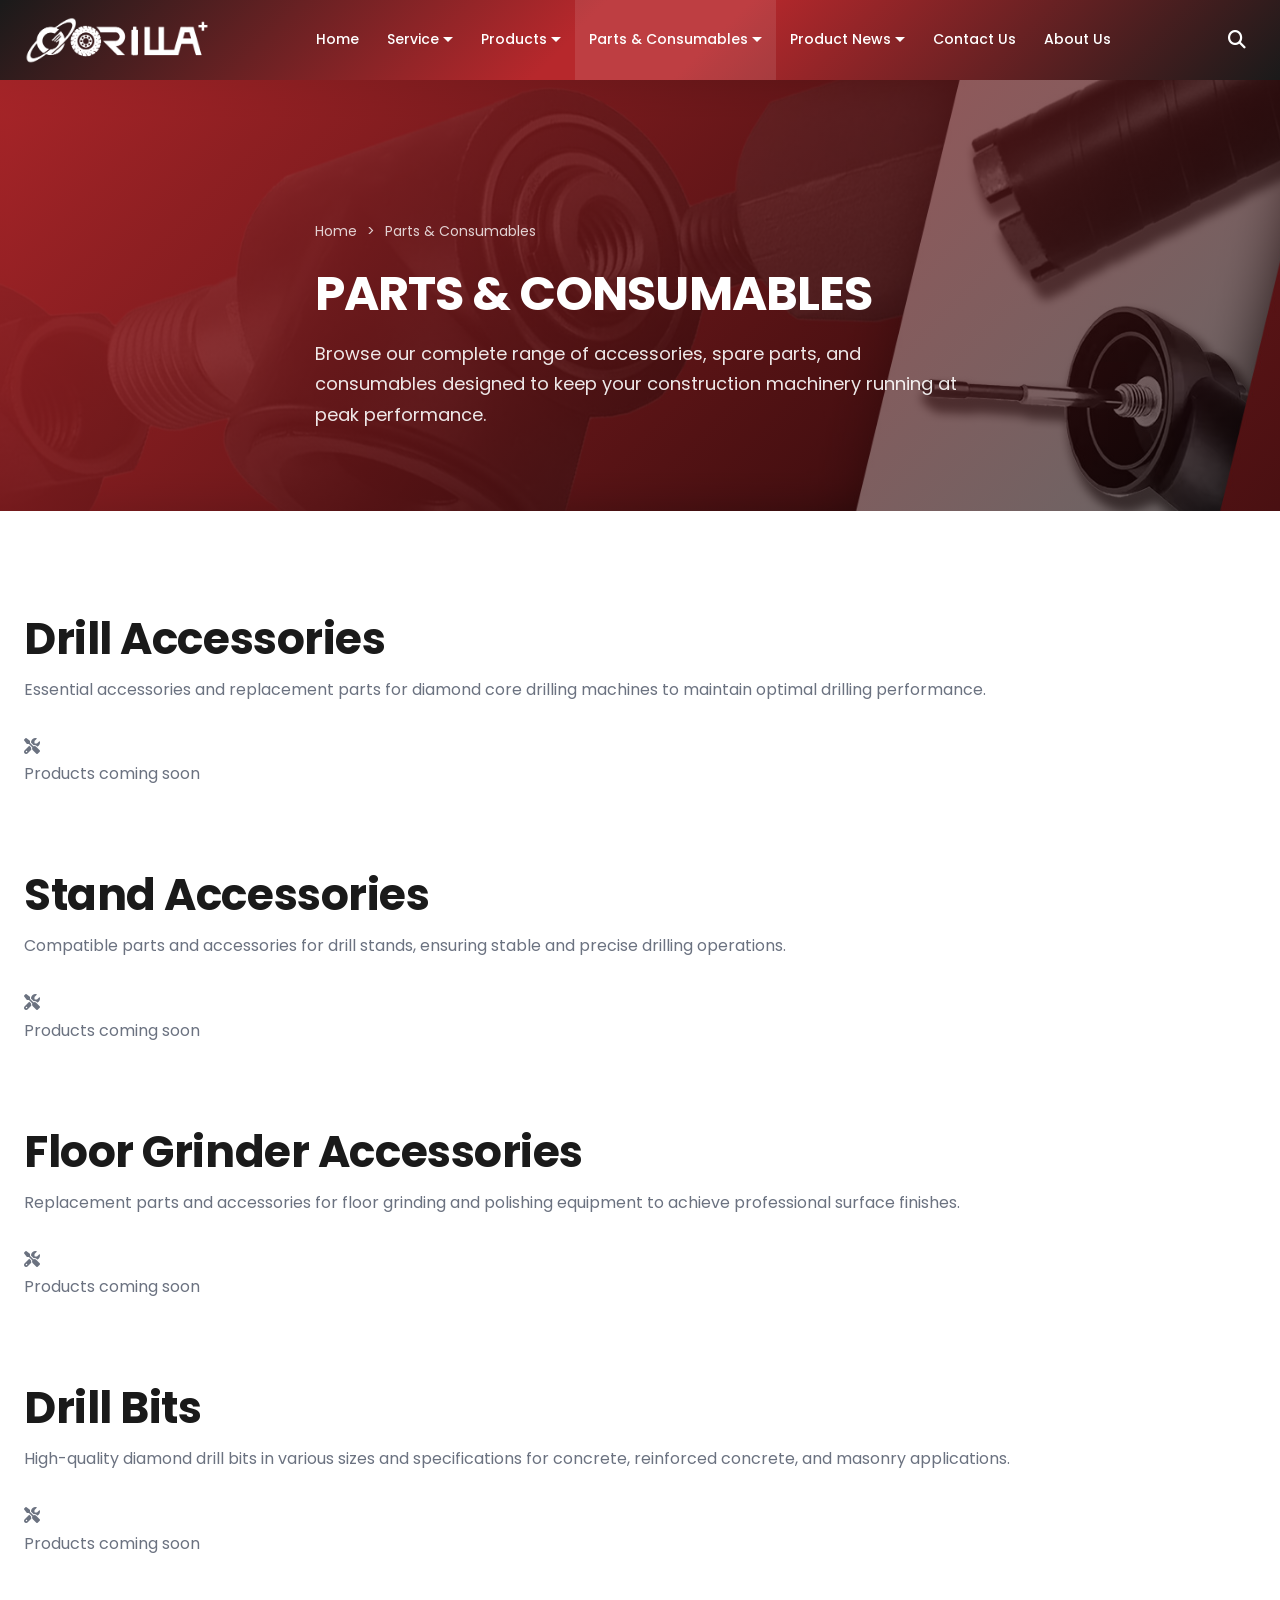
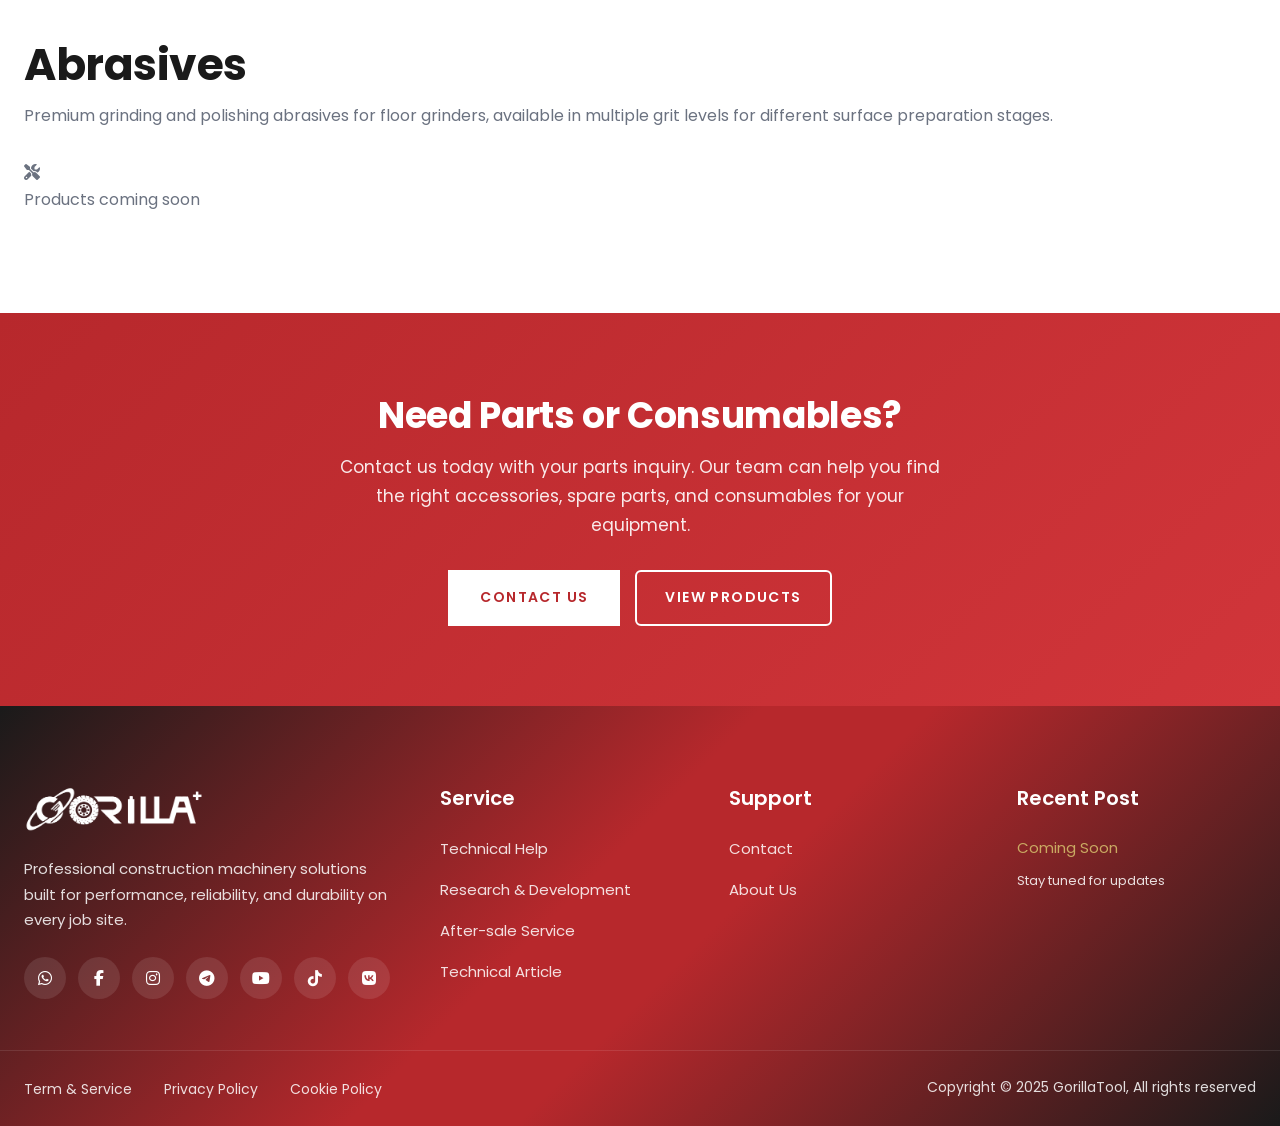
<file: pages/parts-consumables.html>
<!DOCTYPE html>
<html lang="en">
<head>
    <meta charset="UTF-8">
    <meta name="viewport" content="width=device-width, initial-scale=1.0">
    <meta name="theme-color" content="#b7282c">
    <meta name="description" content="GorillaTool Parts & Consumables - High-quality accessories, spare parts, drill bits, abrasives, and consumables for diamond core drills, drill stands, and floor grinders.">
    <meta name="keywords" content="drill accessories, stand accessories, floor grinder accessories, drill bits, abrasives, spare parts, consumables, construction machinery parts, GorillaTool">
    <meta name="author" content="GorillaTool">
    <meta name="robots" content="index, follow">
    <title>Parts & Consumables | GorillaTool</title>

    <!-- Canonical URL -->
    <link rel="canonical" href="https://www.gorillatool.au/pages/parts-consumables.html">

    <!-- Open Graph / Facebook -->
    <meta property="og:locale" content="en_US">
    <meta property="og:type" content="website">
    <meta property="og:title" content="Parts & Consumables | GorillaTool">
    <meta property="og:description" content="High-quality accessories, spare parts, drill bits, abrasives, and consumables for construction machinery.">
    <meta property="og:url" content="https://www.gorillatool.au/pages/parts-consumables.html">
    <meta property="og:site_name" content="GorillaTool">
    <meta property="og:image" content="https://www.gorillatool.au/assets/images/logo-footer.png">

    <!-- Twitter Card -->
    <meta name="twitter:card" content="summary_large_image">
    <meta name="twitter:title" content="Parts & Consumables | GorillaTool">
    <meta name="twitter:description" content="High-quality accessories, spare parts, drill bits, abrasives, and consumables for construction machinery.">
    <meta name="twitter:image" content="https://www.gorillatool.au/assets/images/logo-footer.png">

    <!-- Fonts -->
    <link rel="preconnect" href="https://fonts.googleapis.com">
    <link rel="preconnect" href="https://fonts.gstatic.com" crossorigin>
    <link href="https://fonts.googleapis.com/css2?family=Inter:wght@400;500;600;700&display=swap" rel="stylesheet">

    <!-- Font Awesome -->
    <link rel="stylesheet" href="https://cdnjs.cloudflare.com/ajax/libs/font-awesome/6.4.0/css/all.min.css">

    <!-- Custom CSS -->
    <link rel="stylesheet" href="../assets/css/styles.css">
    <link rel="stylesheet" href="../assets/css/pages.css">
</head>
<body>
    <div id="site-header"></div>

    <!-- Parts & Consumables Hero Banner -->
    <section class="services-hero-banner">
        <div class="banner-overlay"></div>
        <img src="../assets/images/parts-consumables-header-banner.jpg" alt="GorillaTool Parts & Consumables" class="banner-bg">
        <div class="container">
            <nav class="breadcrumb">
                <a href="../index.html">Home</a>
                <span>&gt;</span>
                <span>Parts & Consumables</span>
            </nav>
            <div class="banner-content">
                <h1>PARTS & CONSUMABLES</h1>
                <p>Browse our complete range of accessories, spare parts, and consumables designed to keep your construction machinery running at peak performance.</p>
            </div>
        </div>
    </section>

    <!-- Parts & Consumables Categories -->
    <section class="products-page">
        <div class="container">
            <!-- Drill Accessories -->
            <div id="drill-accessories" class="product-category">
                <div class="category-header">
                    <h2>Drill Accessories</h2>
                    <p>Essential accessories and replacement parts for diamond core drilling machines to maintain optimal drilling performance.</p>
                </div>
                <div class="coming-soon-notice">
                    <i class="fas fa-tools"></i>
                    <p>Products coming soon</p>
                </div>
            </div>

            <!-- Stand Accessories -->
            <div id="stand-accessories" class="product-category">
                <div class="category-header">
                    <h2>Stand Accessories</h2>
                    <p>Compatible parts and accessories for drill stands, ensuring stable and precise drilling operations.</p>
                </div>
                <div class="coming-soon-notice">
                    <i class="fas fa-tools"></i>
                    <p>Products coming soon</p>
                </div>
            </div>

            <!-- Floor Grinder Accessories -->
            <div id="floor-grinder-accessories" class="product-category">
                <div class="category-header">
                    <h2>Floor Grinder Accessories</h2>
                    <p>Replacement parts and accessories for floor grinding and polishing equipment to achieve professional surface finishes.</p>
                </div>
                <div class="coming-soon-notice">
                    <i class="fas fa-tools"></i>
                    <p>Products coming soon</p>
                </div>
            </div>

            <!-- Drill Bits -->
            <div id="drill-bits" class="product-category">
                <div class="category-header">
                    <h2>Drill Bits</h2>
                    <p>High-quality diamond drill bits in various sizes and specifications for concrete, reinforced concrete, and masonry applications.</p>
                </div>
                <div class="coming-soon-notice">
                    <i class="fas fa-tools"></i>
                    <p>Products coming soon</p>
                </div>
            </div>

            <!-- Abrasives -->
            <div id="abrasives" class="product-category">
                <div class="category-header">
                    <h2>Abrasives</h2>
                    <p>Premium grinding and polishing abrasives for floor grinders, available in multiple grit levels for different surface preparation stages.</p>
                </div>
                <div class="coming-soon-notice">
                    <i class="fas fa-tools"></i>
                    <p>Products coming soon</p>
                </div>
            </div>
        </div>
    </section>

    <!-- CTA Section -->
    <section class="services-cta">
        <div class="container">
            <div class="cta-content">
                <h2>Need Parts or Consumables?</h2>
                <p>Contact us today with your parts inquiry. Our team can help you find the right accessories, spare parts, and consumables for your equipment.</p>
                <div class="cta-buttons">
                    <a href="contact.html" class="btn btn-primary">Contact Us</a>
                    <a href="products.html" class="btn btn-outline">View Products</a>
                </div>
            </div>
        </div>
    </section>

    <div id="site-footer"></div>

    <!-- Scroll to Top -->
    <button id="scrollToTop" class="scroll-to-top"><i class="fas fa-chevron-up"></i></button>

    <script src="../assets/js/components.js"></script>
    <script>renderHeader('parts-consumables'); renderFooter();</script>
    <script src="../assets/js/main.js"></script>
</body>
</html>
</file>
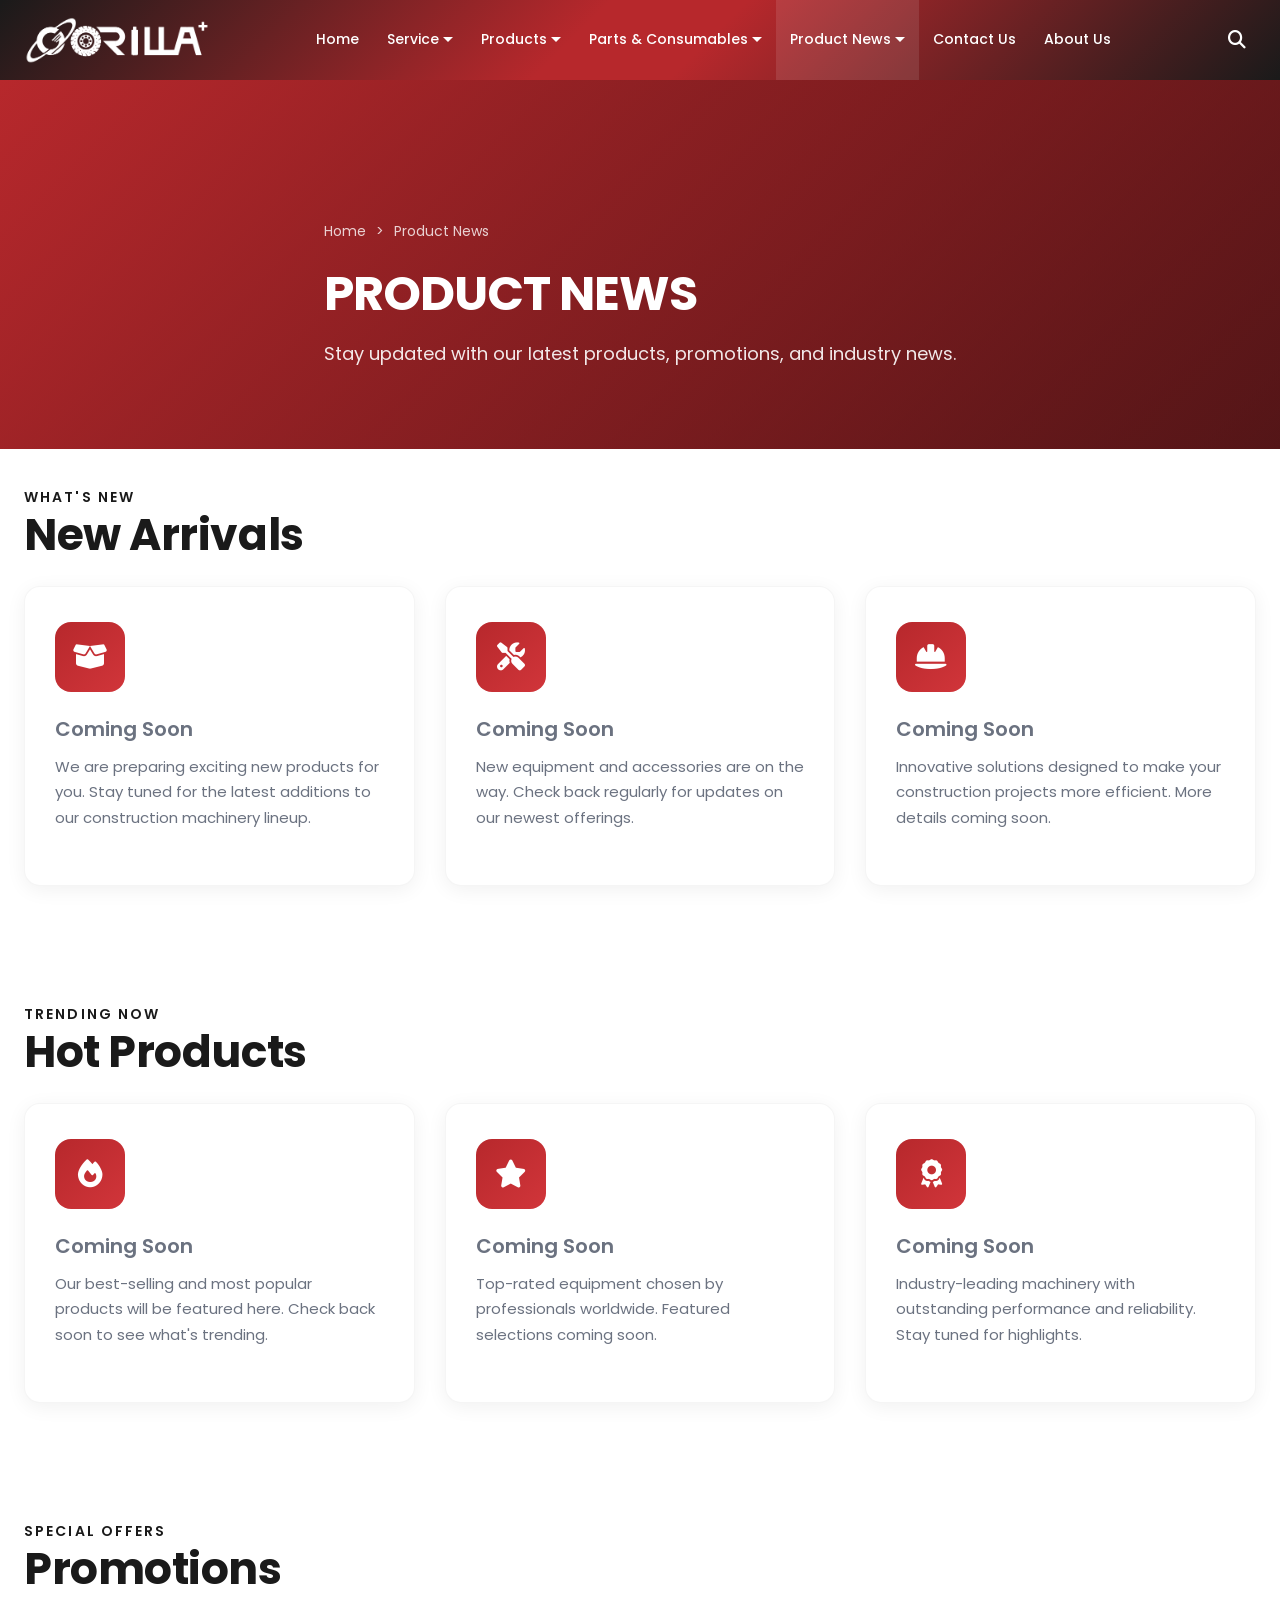
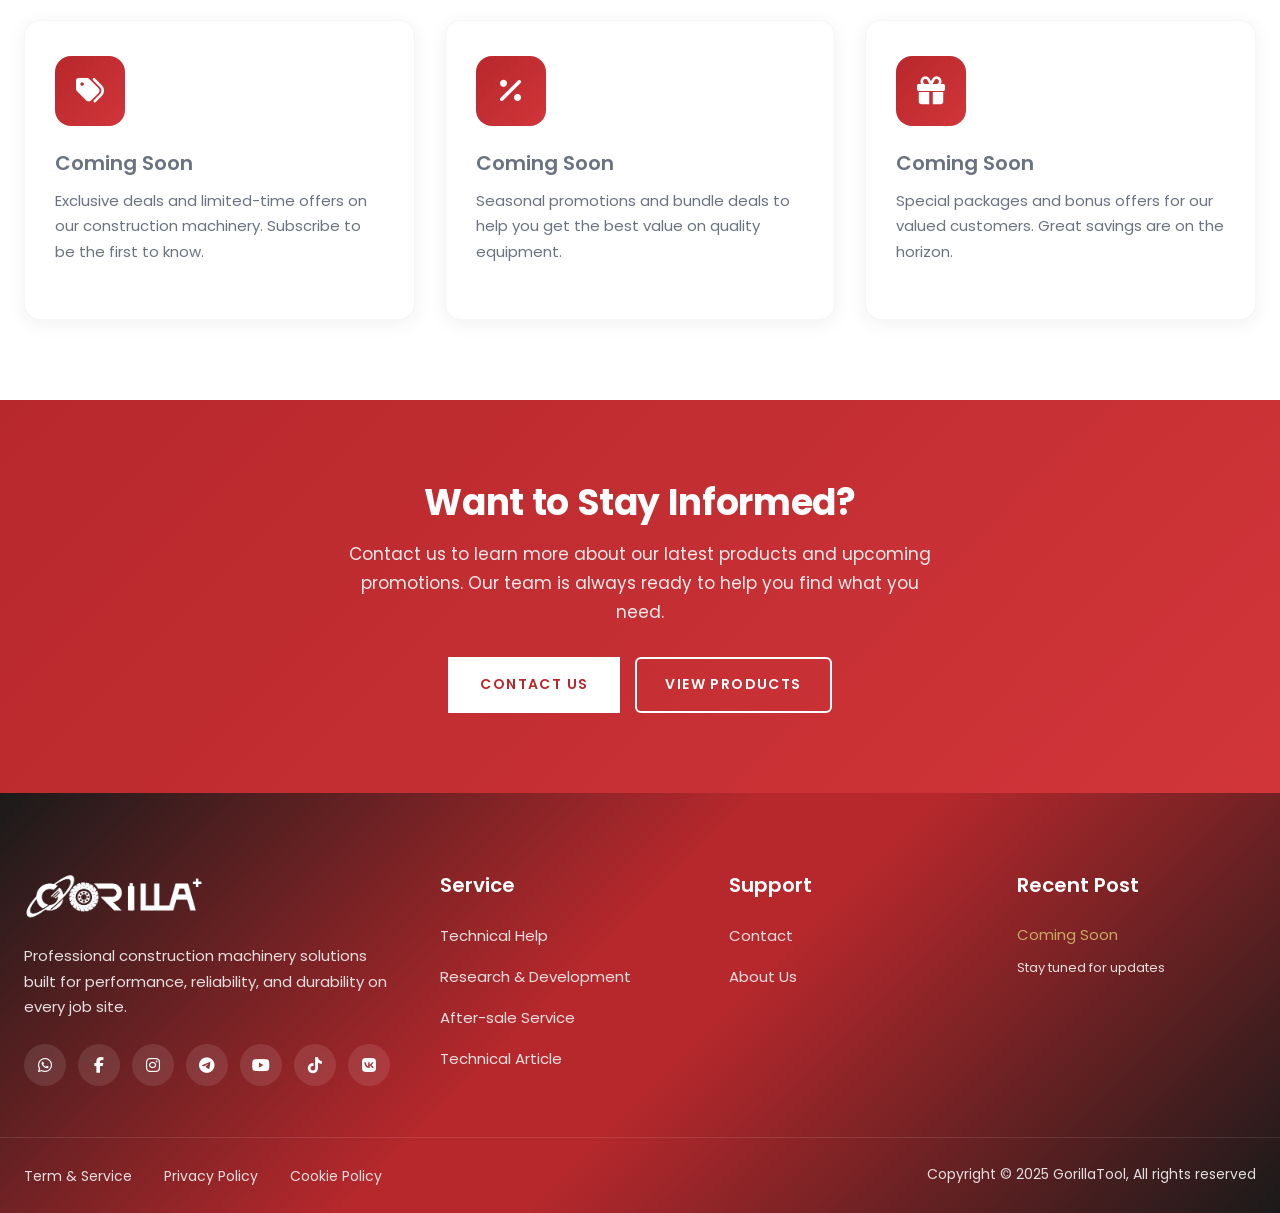
<file: pages/product-news.html>
<!DOCTYPE html>
<html lang="en">
<head>
    <meta charset="UTF-8">
    <meta name="viewport" content="width=device-width, initial-scale=1.0">
    <meta name="theme-color" content="#b7282c">
    <meta name="description" content="GorillaTool Product News - Stay updated with our latest products, new arrivals, promotions, and industry news on construction machinery.">
    <meta name="keywords" content="product news, new arrivals, promotions, construction machinery, equipment deals, GorillaTool">
    <meta name="author" content="GorillaTool">
    <meta name="robots" content="index, follow">
    <title>Product News | GorillaTool</title>

    <!-- Canonical URL -->
    <link rel="canonical" href="https://www.gorillatool.au/pages/product-news.html">

    <!-- Open Graph / Facebook -->
    <meta property="og:locale" content="en_US">
    <meta property="og:type" content="website">
    <meta property="og:title" content="Product News | GorillaTool">
    <meta property="og:description" content="Stay updated with our latest products, new arrivals, promotions, and industry news on construction machinery.">
    <meta property="og:url" content="https://www.gorillatool.au/pages/product-news.html">
    <meta property="og:site_name" content="GorillaTool">
    <meta property="og:image" content="https://www.gorillatool.au/assets/images/logo-footer.png">

    <!-- Twitter Card -->
    <meta name="twitter:card" content="summary_large_image">
    <meta name="twitter:title" content="Product News | GorillaTool">
    <meta name="twitter:description" content="Stay updated with our latest products, new arrivals, promotions, and industry news.">
    <meta name="twitter:image" content="https://www.gorillatool.au/assets/images/logo-footer.png">

    <!-- Fonts -->
    <link rel="preconnect" href="https://fonts.googleapis.com">
    <link rel="preconnect" href="https://fonts.gstatic.com" crossorigin>
    <link href="https://fonts.googleapis.com/css2?family=Inter:wght@400;500;600;700&display=swap" rel="stylesheet">

    <!-- Font Awesome -->
    <link rel="stylesheet" href="https://cdnjs.cloudflare.com/ajax/libs/font-awesome/6.4.0/css/all.min.css">

    <!-- Custom CSS -->
    <link rel="stylesheet" href="../assets/css/styles.css">
    <link rel="stylesheet" href="../assets/css/pages.css">
</head>
<body>
    <div id="site-header"></div>

    <!-- Product News Hero Banner -->
    <section class="services-hero-banner" style="background: linear-gradient(135deg, #b7282c 0%, #d1353a 100%);">
        <div class="banner-overlay"></div>
        <div class="container">
            <nav class="breadcrumb">
                <a href="../index.html">Home</a>
                <span>&gt;</span>
                <span>Product News</span>
            </nav>
            <div class="banner-content">
                <h1>PRODUCT NEWS</h1>
                <p>Stay updated with our latest products, promotions, and industry news.</p>
            </div>
        </div>
    </section>

    <!-- New Arrivals Section -->
    <section id="new-arrivals" class="services-grid-section">
        <div class="container">
            <div class="section-header">
                <h6 class="section-subtitle">What's New</h6>
                <h2 class="section-title">New Arrivals</h2>
            </div>
            <div class="services-grid">
                <div class="service-card">
                    <div class="service-icon">
                        <i class="fas fa-box-open"></i>
                    </div>
                    <div class="service-content">
                        <h4>Coming Soon</h4>
                        <p>We are preparing exciting new products for you. Stay tuned for the latest additions to our construction machinery lineup.</p>
                    </div>
                </div>
                <div class="service-card">
                    <div class="service-icon">
                        <i class="fas fa-tools"></i>
                    </div>
                    <div class="service-content">
                        <h4>Coming Soon</h4>
                        <p>New equipment and accessories are on the way. Check back regularly for updates on our newest offerings.</p>
                    </div>
                </div>
                <div class="service-card">
                    <div class="service-icon">
                        <i class="fas fa-hard-hat"></i>
                    </div>
                    <div class="service-content">
                        <h4>Coming Soon</h4>
                        <p>Innovative solutions designed to make your construction projects more efficient. More details coming soon.</p>
                    </div>
                </div>
            </div>
        </div>
    </section>

    <!-- Hot Products Section -->
    <section id="hot-products" class="services-grid-section">
        <div class="container">
            <div class="section-header">
                <h6 class="section-subtitle">Trending Now</h6>
                <h2 class="section-title">Hot Products</h2>
            </div>
            <div class="services-grid">
                <div class="service-card">
                    <div class="service-icon">
                        <i class="fas fa-fire"></i>
                    </div>
                    <div class="service-content">
                        <h4>Coming Soon</h4>
                        <p>Our best-selling and most popular products will be featured here. Check back soon to see what's trending.</p>
                    </div>
                </div>
                <div class="service-card">
                    <div class="service-icon">
                        <i class="fas fa-star"></i>
                    </div>
                    <div class="service-content">
                        <h4>Coming Soon</h4>
                        <p>Top-rated equipment chosen by professionals worldwide. Featured selections coming soon.</p>
                    </div>
                </div>
                <div class="service-card">
                    <div class="service-icon">
                        <i class="fas fa-award"></i>
                    </div>
                    <div class="service-content">
                        <h4>Coming Soon</h4>
                        <p>Industry-leading machinery with outstanding performance and reliability. Stay tuned for highlights.</p>
                    </div>
                </div>
            </div>
        </div>
    </section>

    <!-- Promotions Section -->
    <section id="promotions" class="services-grid-section">
        <div class="container">
            <div class="section-header">
                <h6 class="section-subtitle">Special Offers</h6>
                <h2 class="section-title">Promotions</h2>
            </div>
            <div class="services-grid">
                <div class="service-card">
                    <div class="service-icon">
                        <i class="fas fa-tags"></i>
                    </div>
                    <div class="service-content">
                        <h4>Coming Soon</h4>
                        <p>Exclusive deals and limited-time offers on our construction machinery. Subscribe to be the first to know.</p>
                    </div>
                </div>
                <div class="service-card">
                    <div class="service-icon">
                        <i class="fas fa-percentage"></i>
                    </div>
                    <div class="service-content">
                        <h4>Coming Soon</h4>
                        <p>Seasonal promotions and bundle deals to help you get the best value on quality equipment.</p>
                    </div>
                </div>
                <div class="service-card">
                    <div class="service-icon">
                        <i class="fas fa-gift"></i>
                    </div>
                    <div class="service-content">
                        <h4>Coming Soon</h4>
                        <p>Special packages and bonus offers for our valued customers. Great savings are on the horizon.</p>
                    </div>
                </div>
            </div>
        </div>
    </section>

    <!-- CTA Section -->
    <section class="services-cta">
        <div class="container">
            <div class="cta-content">
                <h2>Want to Stay Informed?</h2>
                <p>Contact us to learn more about our latest products and upcoming promotions. Our team is always ready to help you find what you need.</p>
                <div class="cta-buttons">
                    <a href="contact.html" class="btn btn-primary">Contact Us</a>
                    <a href="products.html" class="btn btn-outline">View Products</a>
                </div>
            </div>
        </div>
    </section>

    <div id="site-footer"></div>

    <!-- Scroll to Top -->
    <button id="scrollToTop" class="scroll-to-top"><i class="fas fa-chevron-up"></i></button>

    <script src="../assets/js/components.js"></script>
    <script>renderHeader('product-news'); renderFooter();</script>
    <script src="../assets/js/main.js"></script>
</body>
</html>
</file>
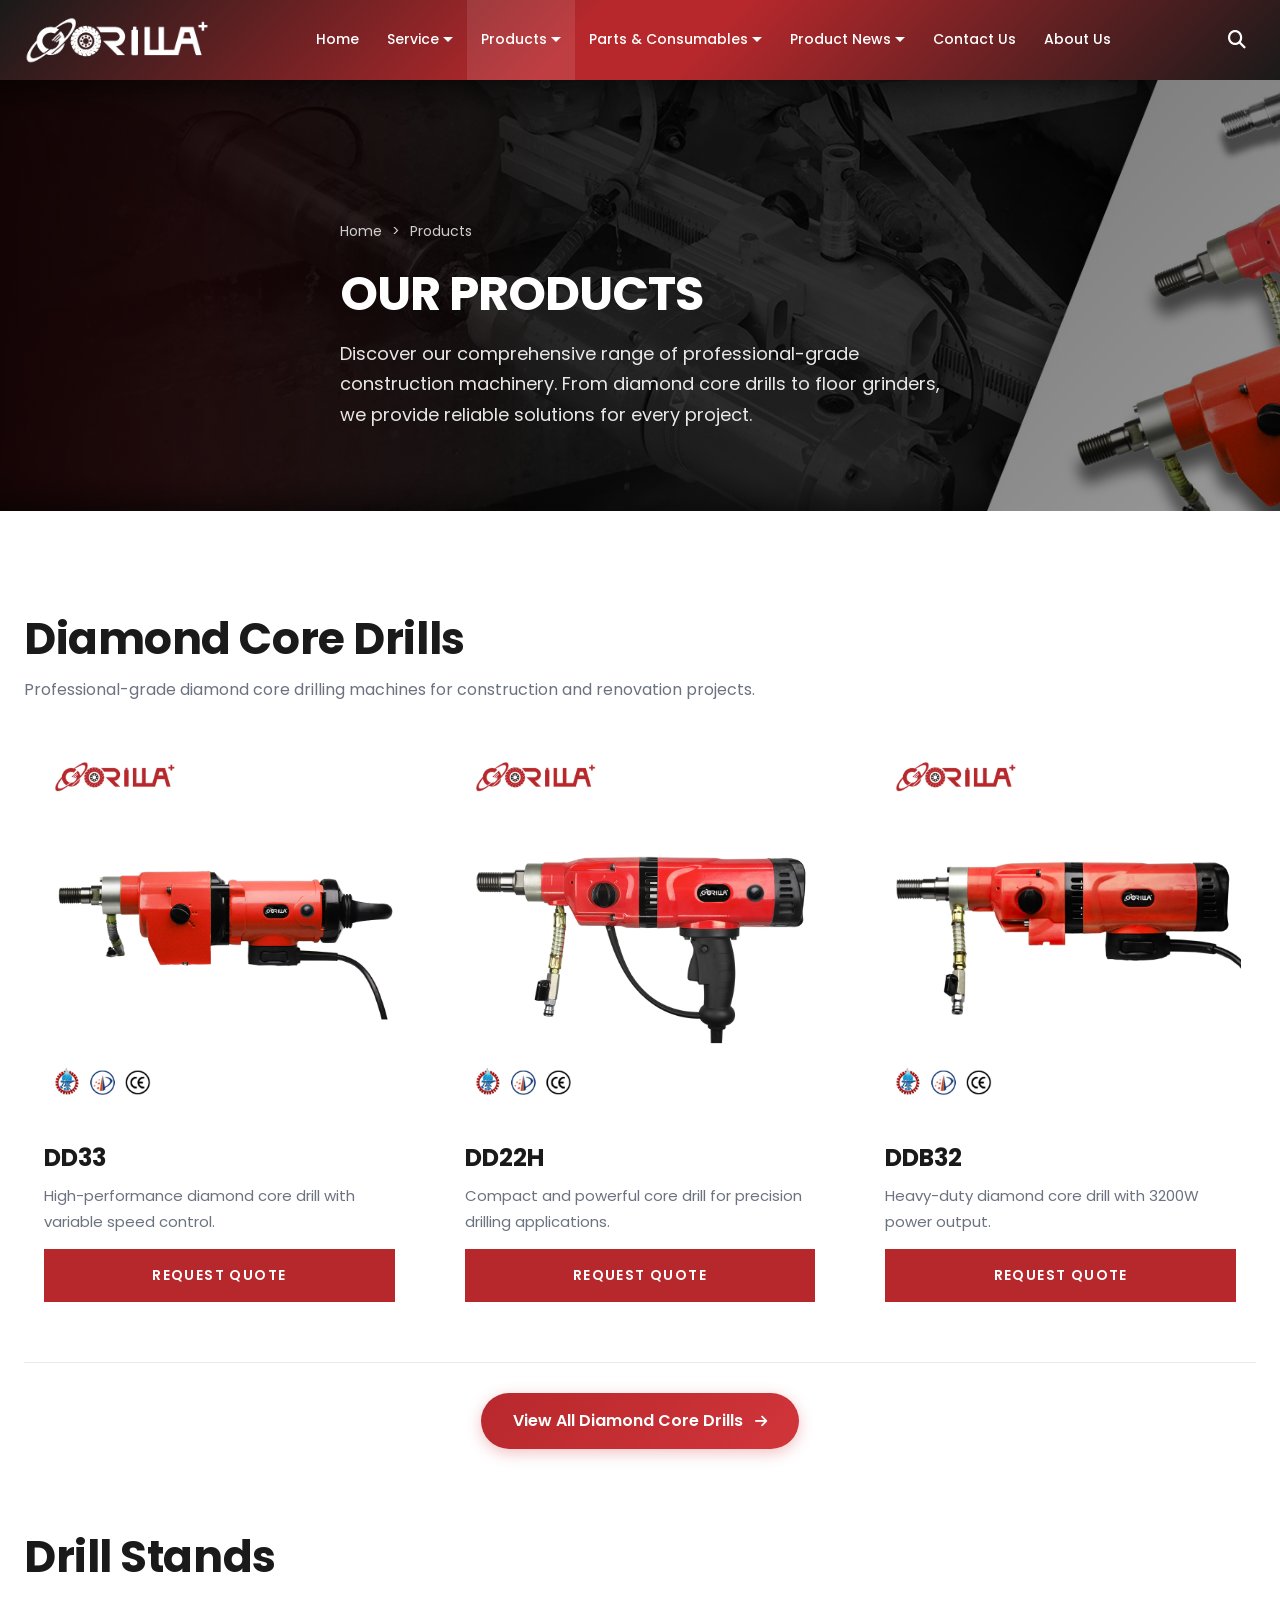
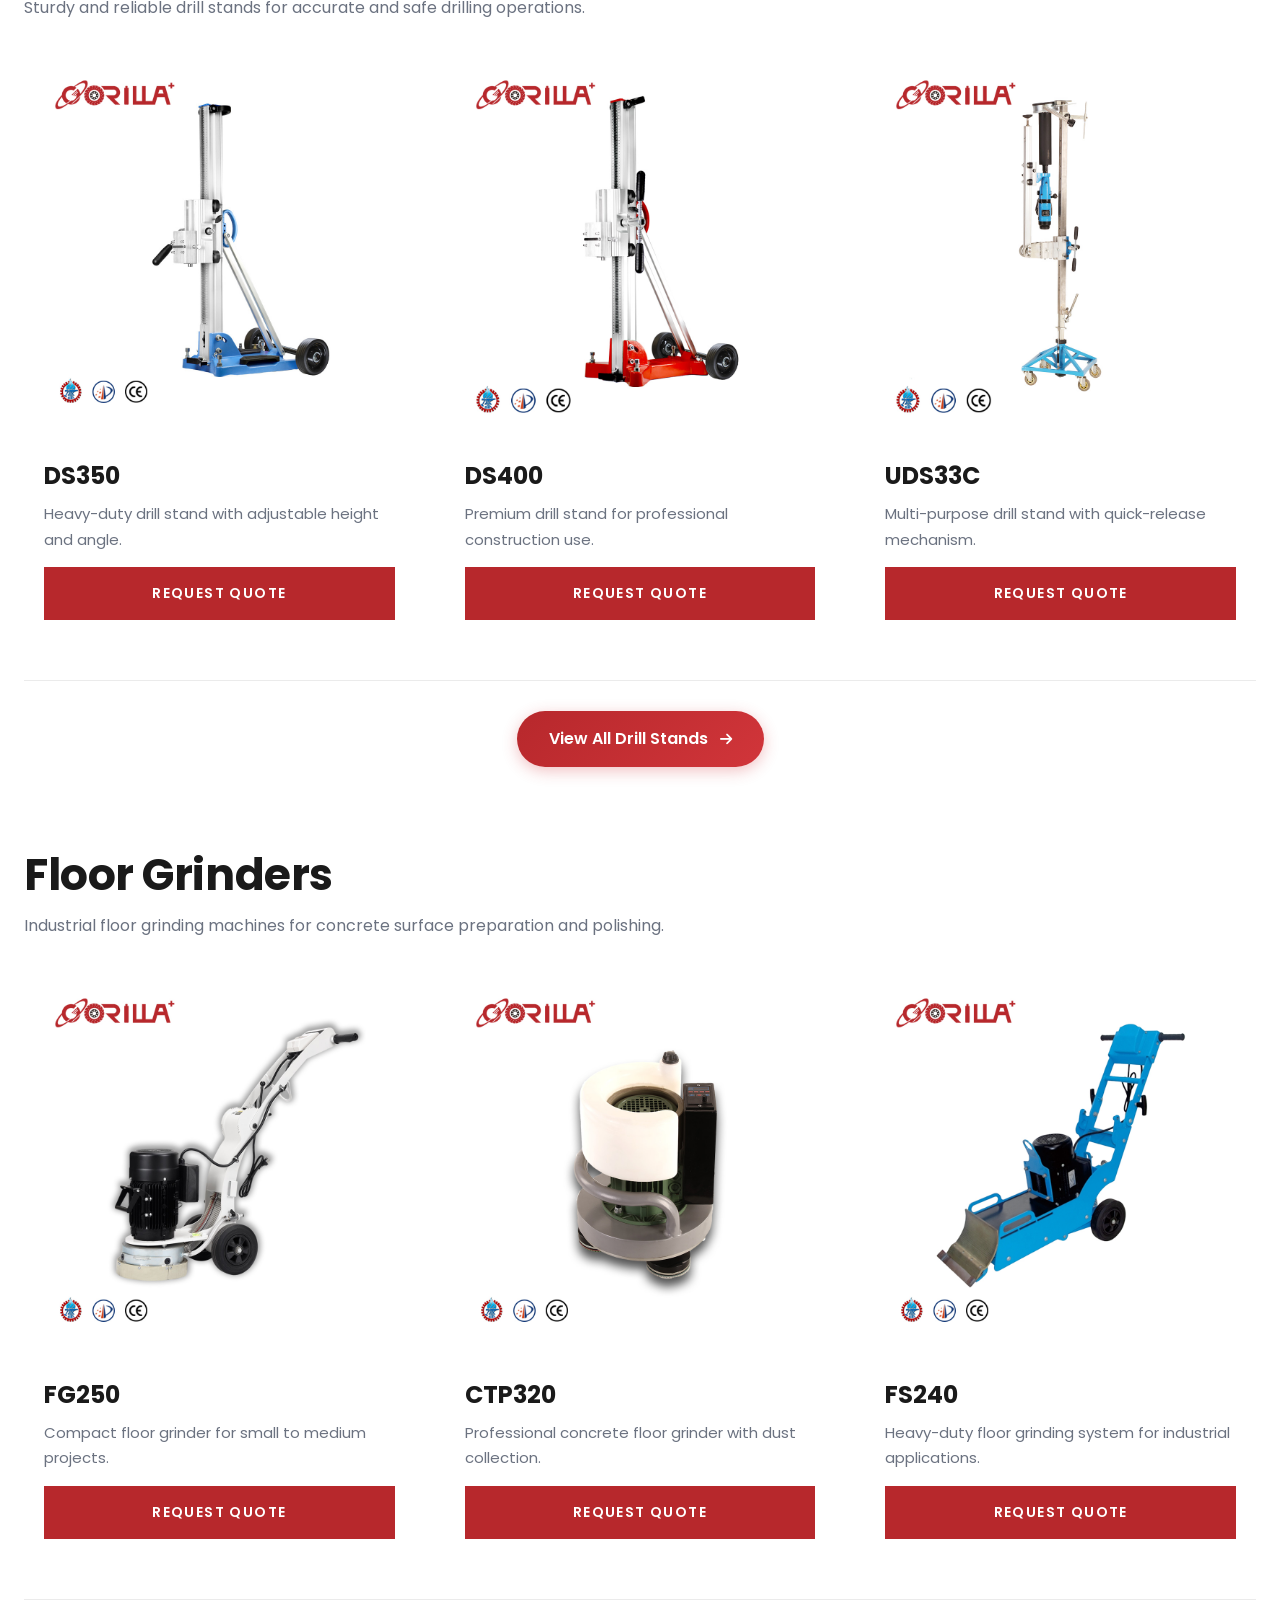
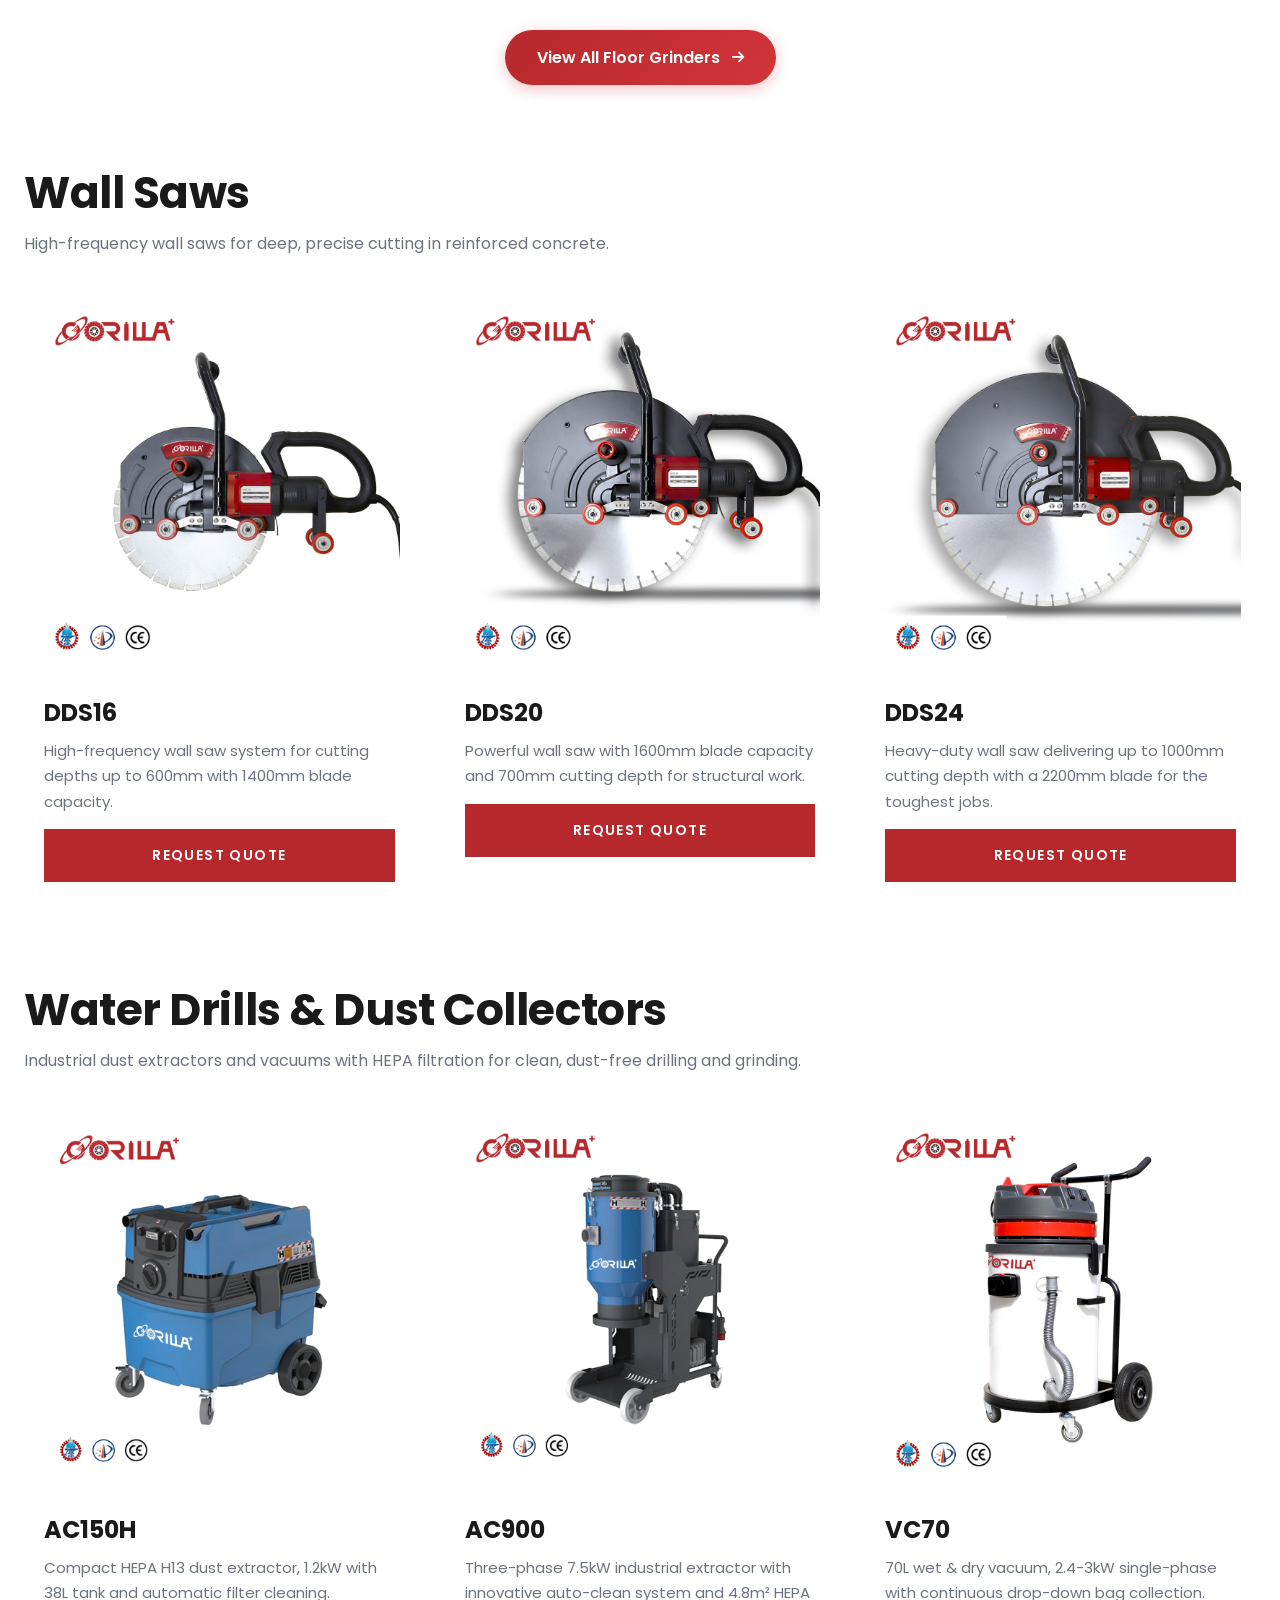
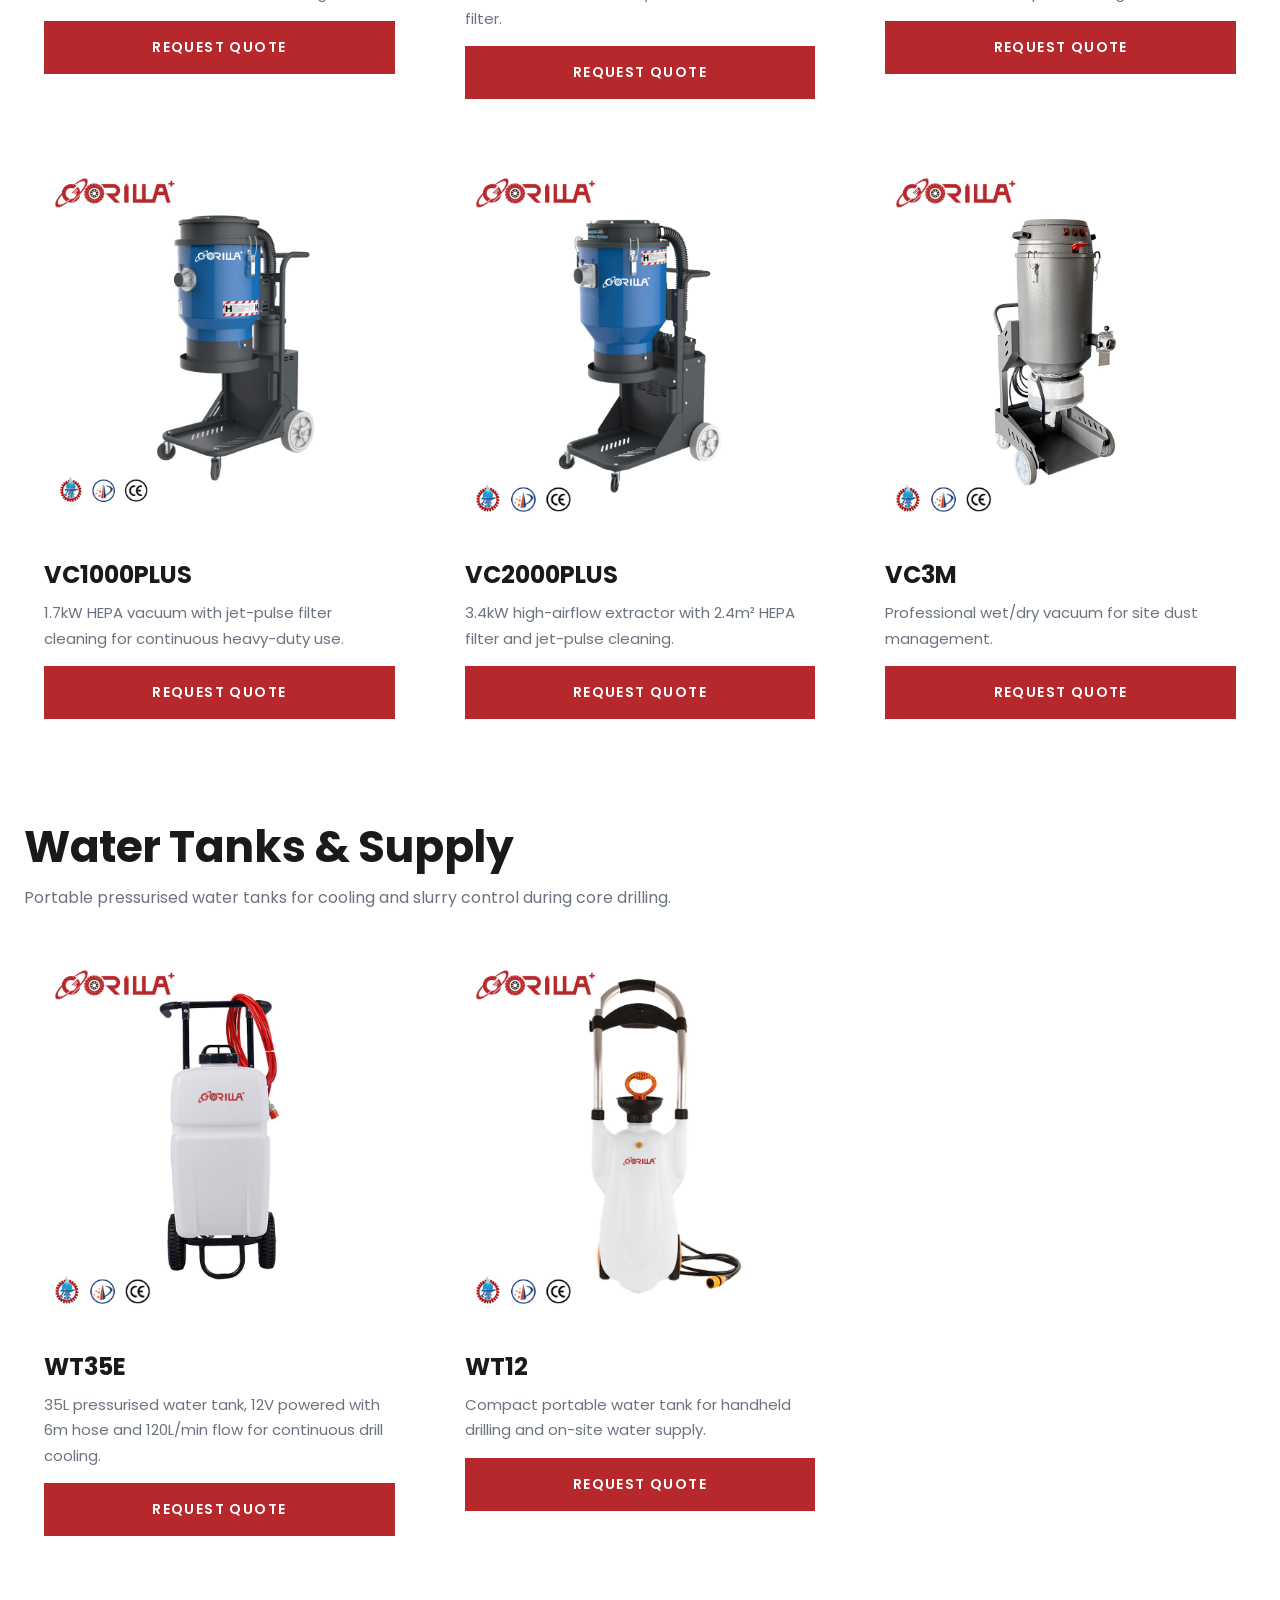
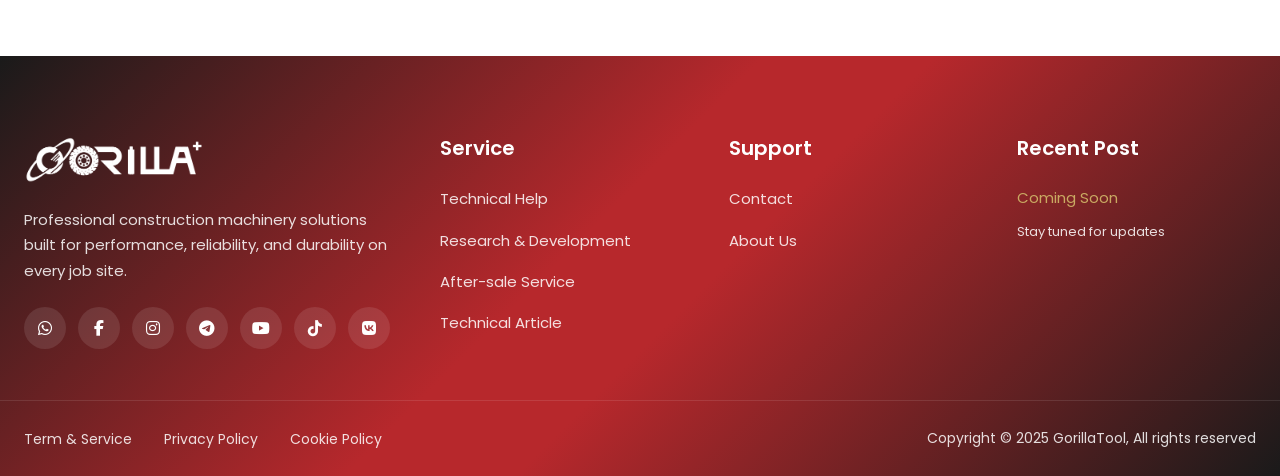
<file: pages/products.html>
<!DOCTYPE html>
<html lang="en">
<head>
    <meta charset="UTF-8">
    <meta name="viewport" content="width=device-width, initial-scale=1.0">
    <meta name="theme-color" content="#b7282c">
    <meta name="description" content="GorillaTool Products - Premium diamond core drills, professional drill stands, industrial floor grinders, and high-quality construction equipment for concrete applications.">
    <meta name="keywords" content="diamond core drill, drill stand, floor grinder, concrete drilling equipment, construction machinery, core drilling tools, concrete grinder, GorillaTool products">
    <meta name="author" content="GorillaTool">
    <meta name="robots" content="index, follow">
    <title>Products | GorillaTool - Core Drills, Drill Stands & Floor Grinders</title>

    <!-- Canonical URL -->
    <link rel="canonical" href="https://www.gorillatool.au/pages/products.html">

    <!-- Open Graph / Facebook -->
    <meta property="og:locale" content="en_US">
    <meta property="og:type" content="website">
    <meta property="og:title" content="Products | GorillaTool - Core Drills, Drill Stands & Floor Grinders">
    <meta property="og:description" content="Premium diamond core drills, professional drill stands, and industrial floor grinders for concrete applications.">
    <meta property="og:url" content="https://www.gorillatool.au/pages/products.html">
    <meta property="og:site_name" content="GorillaTool">
    <meta property="og:image" content="https://www.gorillatool.au/assets/images/logo-footer.png">

    <!-- Twitter Card -->
    <meta name="twitter:card" content="summary_large_image">
    <meta name="twitter:title" content="Products | GorillaTool">
    <meta name="twitter:description" content="Premium diamond core drills, drill stands, and floor grinders for concrete applications.">
    <meta name="twitter:image" content="https://www.gorillatool.au/assets/images/logo-footer.png">

    <!-- Fonts -->
    <link rel="preconnect" href="https://fonts.googleapis.com">
    <link rel="preconnect" href="https://fonts.gstatic.com" crossorigin>
    <link href="https://fonts.googleapis.com/css2?family=Inter:wght@400;500;600;700&display=swap" rel="stylesheet">

    <!-- Font Awesome -->
    <link rel="stylesheet" href="https://cdnjs.cloudflare.com/ajax/libs/font-awesome/6.4.0/css/all.min.css">

    <!-- Custom CSS -->
    <link rel="stylesheet" href="../assets/css/styles.css">
    <link rel="stylesheet" href="../assets/css/pages.css">
</head>
<body>
    <div id="site-header"></div>

    <!-- Products Hero Banner -->
    <section class="products-hero-banner">
        <div class="banner-overlay"></div>
        <img src="../assets/images/products-header-banner.jpg" alt="GorillaTool Products" class="banner-bg">
        <div class="container">
            <nav class="breadcrumb">
                <a href="../index.html">Home</a>
                <span>&gt;</span>
                <span>Products</span>
            </nav>
            <div class="banner-content">
                <h1>OUR PRODUCTS</h1>
                <p>Discover our comprehensive range of professional-grade construction machinery. From diamond core drills to floor grinders, we provide reliable solutions for every project.</p>
            </div>
        </div>
    </section>

    <!-- Product Categories -->
    <section class="products-page">
        <div class="container">
            <!-- Diamond Core Drills -->
            <div id="core-drill" class="product-category">
                <div class="category-header">
                    <h2>Diamond Core Drills</h2>
                    <p>Professional-grade diamond core drilling machines for construction and renovation projects.</p>
                </div>
                <div class="products-grid-page">
                    <div class="product-card-page">
                        <div class="product-image">
                            <img src="../assets/images/product-drill-DD33.jpg" alt="DD33">
                        </div>
                        <div class="product-info">
                            <h4>DD33</h4>
                            <p>High-performance diamond core drill with variable speed control.</p>
                            <button class="btn btn-primary" onclick="openQuoteModal()">Request Quote</button>
                        </div>
                    </div>
                    <div class="product-card-page">
                        <div class="product-image">
                            <img src="../assets/images/product-drill-DD22H.jpg" alt="DD22H">
                        </div>
                        <div class="product-info">
                            <h4>DD22H</h4>
                            <p>Compact and powerful core drill for precision drilling applications.</p>
                            <button class="btn btn-primary" onclick="openQuoteModal()">Request Quote</button>
                        </div>
                    </div>
                    <div class="product-card-page">
                        <div class="product-image">
                            <img src="../assets/images/product-drill-DDB32.jpg" alt="DDB32">
                        </div>
                        <div class="product-info">
                            <h4>DDB32</h4>
                            <p>Heavy-duty diamond core drill with 3200W power output.</p>
                            <button class="btn btn-primary" onclick="openQuoteModal()">Request Quote</button>
                        </div>
                    </div>
                </div>
                <div class="category-footer">
                    <a href="diamond-core-drill.html" class="view-all-link">
                        <span>View All Diamond Core Drills</span>
                        <i class="fas fa-arrow-right"></i>
                    </a>
                </div>
            </div>

            <!-- Drill Stands -->
            <div id="drill-stand" class="product-category">
                <div class="category-header">
                    <h2>Drill Stands</h2>
                    <p>Sturdy and reliable drill stands for accurate and safe drilling operations.</p>
                </div>
                <div class="products-grid-page">
                    <div class="product-card-page">
                        <div class="product-image">
                            <img src="../assets/images/product-stand-DS350.jpg" alt="DS350">
                        </div>
                        <div class="product-info">
                            <h4>DS350</h4>
                            <p>Heavy-duty drill stand with adjustable height and angle.</p>
                            <button class="btn btn-primary" onclick="openQuoteModal()">Request Quote</button>
                        </div>
                    </div>
                    <div class="product-card-page">
                        <div class="product-image">
                            <img src="../assets/images/product-stand-DS400-1M.jpg" alt="DS400">
                        </div>
                        <div class="product-info">
                            <h4>DS400</h4>
                            <p>Premium drill stand for professional construction use.</p>
                            <button class="btn btn-primary" onclick="openQuoteModal()">Request Quote</button>
                        </div>
                    </div>
                    <div class="product-card-page">
                        <div class="product-image">
                            <img src="../assets/images/product-stand-UDS33C.jpg" alt="UDS33C">
                        </div>
                        <div class="product-info">
                            <h4>UDS33C</h4>
                            <p>Multi-purpose drill stand with quick-release mechanism.</p>
                            <button class="btn btn-primary" onclick="openQuoteModal()">Request Quote</button>
                        </div>
                    </div>
                </div>
                <div class="category-footer">
                    <a href="drill-stand.html" class="view-all-link">
                        <span>View All Drill Stands</span>
                        <i class="fas fa-arrow-right"></i>
                    </a>
                </div>
            </div>

            <!-- Floor Grinders -->
            <div id="floor-grinder" class="product-category">
                <div class="category-header">
                    <h2>Floor Grinders</h2>
                    <p>Industrial floor grinding machines for concrete surface preparation and polishing.</p>
                </div>
                <div class="products-grid-page">
                    <div class="product-card-page">
                        <div class="product-image">
                            <img src="../assets/images/product-grinder-FG250.jpg" alt="FG250">
                        </div>
                        <div class="product-info">
                            <h4>FG250</h4>
                            <p>Compact floor grinder for small to medium projects.</p>
                            <button class="btn btn-primary" onclick="openQuoteModal()">Request Quote</button>
                        </div>
                    </div>
                    <div class="product-card-page">
                        <div class="product-image">
                            <img src="../assets/images/product-grinder-CTP320.jpg" alt="CTP320">
                        </div>
                        <div class="product-info">
                            <h4>CTP320</h4>
                            <p>Professional concrete floor grinder with dust collection.</p>
                            <button class="btn btn-primary" onclick="openQuoteModal()">Request Quote</button>
                        </div>
                    </div>
                    <div class="product-card-page">
                        <div class="product-image">
                            <img src="../assets/images/product-grinder-FS240.jpg" alt="FS240">
                        </div>
                        <div class="product-info">
                            <h4>FS240</h4>
                            <p>Heavy-duty floor grinding system for industrial applications.</p>
                            <button class="btn btn-primary" onclick="openQuoteModal()">Request Quote</button>
                        </div>
                    </div>
                </div>
                <div class="category-footer">
                    <a href="floor-grinder.html" class="view-all-link">
                        <span>View All Floor Grinders</span>
                        <i class="fas fa-arrow-right"></i>
                    </a>
                </div>
            </div>

            <!-- Wall Saws -->
            <div id="wall-saw" class="product-category">
                <div class="category-header">
                    <h2>Wall Saws</h2>
                    <p>High-frequency wall saws for deep, precise cutting in reinforced concrete.</p>
                </div>
                <div class="products-grid-page">
                    <div class="product-card-page">
                        <div class="product-image">
                            <img src="../assets/images/product-saw-DDS16.jpg" alt="DDS16">
                        </div>
                        <div class="product-info">
                            <h4>DDS16</h4>
                            <p>High-frequency wall saw system for cutting depths up to 600mm with 1400mm blade capacity.</p>
                            <button class="btn btn-primary" onclick="openQuoteModal()">Request Quote</button>
                        </div>
                    </div>
                    <div class="product-card-page">
                        <div class="product-image">
                            <img src="../assets/images/product-saw-DDS20.jpg" alt="DDS20">
                        </div>
                        <div class="product-info">
                            <h4>DDS20</h4>
                            <p>Powerful wall saw with 1600mm blade capacity and 700mm cutting depth for structural work.</p>
                            <button class="btn btn-primary" onclick="openQuoteModal()">Request Quote</button>
                        </div>
                    </div>
                    <div class="product-card-page">
                        <div class="product-image">
                            <img src="../assets/images/product-saw-DDS24.jpg" alt="DDS24">
                        </div>
                        <div class="product-info">
                            <h4>DDS24</h4>
                            <p>Heavy-duty wall saw delivering up to 1000mm cutting depth with a 2200mm blade for the toughest jobs.</p>
                            <button class="btn btn-primary" onclick="openQuoteModal()">Request Quote</button>
                        </div>
                    </div>
                </div>
            </div>

            <!-- Water Drills & Dust Collectors -->
            <div id="water-drill-dust-collector" class="product-category">
                <div class="category-header">
                    <h2>Water Drills & Dust Collectors</h2>
                    <p>Industrial dust extractors and vacuums with HEPA filtration for clean, dust-free drilling and grinding.</p>
                </div>
                <div class="products-grid-page">
                    <div class="product-card-page">
                        <div class="product-image">
                            <img src="../assets/images/product-vac-AC150H.jpg" alt="AC150H">
                        </div>
                        <div class="product-info">
                            <h4>AC150H</h4>
                            <p>Compact HEPA H13 dust extractor, 1.2kW with 38L tank and automatic filter cleaning.</p>
                            <button class="btn btn-primary" onclick="openQuoteModal()">Request Quote</button>
                        </div>
                    </div>
                    <div class="product-card-page">
                        <div class="product-image">
                            <img src="../assets/images/product-vac-AC900.jpg" alt="AC900">
                        </div>
                        <div class="product-info">
                            <h4>AC900</h4>
                            <p>Three-phase 7.5kW industrial extractor with innovative auto-clean system and 4.8m² HEPA filter.</p>
                            <button class="btn btn-primary" onclick="openQuoteModal()">Request Quote</button>
                        </div>
                    </div>
                    <div class="product-card-page">
                        <div class="product-image">
                            <img src="../assets/images/product-vac-VC70.jpg" alt="VC70">
                        </div>
                        <div class="product-info">
                            <h4>VC70</h4>
                            <p>70L wet & dry vacuum, 2.4-3kW single-phase with continuous drop-down bag collection.</p>
                            <button class="btn btn-primary" onclick="openQuoteModal()">Request Quote</button>
                        </div>
                    </div>
                    <div class="product-card-page">
                        <div class="product-image">
                            <img src="../assets/images/product-vac-VC1000PLUS.jpg" alt="VC1000PLUS">
                        </div>
                        <div class="product-info">
                            <h4>VC1000PLUS</h4>
                            <p>1.7kW HEPA vacuum with jet-pulse filter cleaning for continuous heavy-duty use.</p>
                            <button class="btn btn-primary" onclick="openQuoteModal()">Request Quote</button>
                        </div>
                    </div>
                    <div class="product-card-page">
                        <div class="product-image">
                            <img src="../assets/images/product-vac-VC2000PLUS.jpg" alt="VC2000PLUS">
                        </div>
                        <div class="product-info">
                            <h4>VC2000PLUS</h4>
                            <p>3.4kW high-airflow extractor with 2.4m² HEPA filter and jet-pulse cleaning.</p>
                            <button class="btn btn-primary" onclick="openQuoteModal()">Request Quote</button>
                        </div>
                    </div>
                    <div class="product-card-page">
                        <div class="product-image">
                            <img src="../assets/images/product-vac-VC3M.jpg" alt="VC3M">
                        </div>
                        <div class="product-info">
                            <h4>VC3M</h4>
                            <p>Professional wet/dry vacuum for site dust management.</p>
                            <button class="btn btn-primary" onclick="openQuoteModal()">Request Quote</button>
                        </div>
                    </div>
                </div>
            </div>

            <!-- Water Tanks & Supply -->
            <div id="water-tank" class="product-category">
                <div class="category-header">
                    <h2>Water Tanks & Supply</h2>
                    <p>Portable pressurised water tanks for cooling and slurry control during core drilling.</p>
                </div>
                <div class="products-grid-page">
                    <div class="product-card-page">
                        <div class="product-image">
                            <img src="../assets/images/product-tank-WT35E.jpg" alt="WT35E">
                        </div>
                        <div class="product-info">
                            <h4>WT35E</h4>
                            <p>35L pressurised water tank, 12V powered with 6m hose and 120L/min flow for continuous drill cooling.</p>
                            <button class="btn btn-primary" onclick="openQuoteModal()">Request Quote</button>
                        </div>
                    </div>
                    <div class="product-card-page">
                        <div class="product-image">
                            <img src="../assets/images/product-tank-WT12.jpg" alt="WT12">
                        </div>
                        <div class="product-info">
                            <h4>WT12</h4>
                            <p>Compact portable water tank for handheld drilling and on-site water supply.</p>
                            <button class="btn btn-primary" onclick="openQuoteModal()">Request Quote</button>
                        </div>
                    </div>
                </div>
            </div>
        </div>
    </section>

    <!-- Quote Modal -->
    <div id="quoteModal" class="modal">
        <div class="modal-content">
            <button class="modal-close" onclick="closeQuoteModal()">&times;</button>
            <h2>Request a Quote!</h2>
            <form id="quoteForm" class="quote-form" action="https://formspree.io/f/YOUR_FORM_ID" method="POST">
                <div class="form-row">
                    <div class="form-group">
                        <label for="name">Name *</label>
                        <input type="text" id="name" name="name" required>
                    </div>
                    <div class="form-group">
                        <label for="email">Email *</label>
                        <input type="email" id="email" name="email" required>
                    </div>
                </div>
                <div class="form-row">
                    <div class="form-group">
                        <label for="company">Company Name *</label>
                        <input type="text" id="company" name="company" required>
                    </div>
                    <div class="form-group">
                        <label for="contact">Contact Info</label>
                        <input type="text" id="contact" name="contact" placeholder="Phone/WhatsApp">
                    </div>
                </div>
                <div class="form-group">
                    <label for="message">Message</label>
                    <textarea id="message" name="message" rows="4"></textarea>
                </div>
                <button type="submit" class="btn btn-primary btn-full">Send</button>
            </form>
        </div>
    </div>

    <div id="site-footer"></div>

    <!-- Scroll to Top -->
    <button id="scrollToTop" class="scroll-to-top"><i class="fas fa-chevron-up"></i></button>

    <script src="../assets/js/components.js"></script>
    <script>renderHeader('products'); renderFooter();</script>
    <script src="../assets/js/main.js"></script>
</body>
</html>
</file>
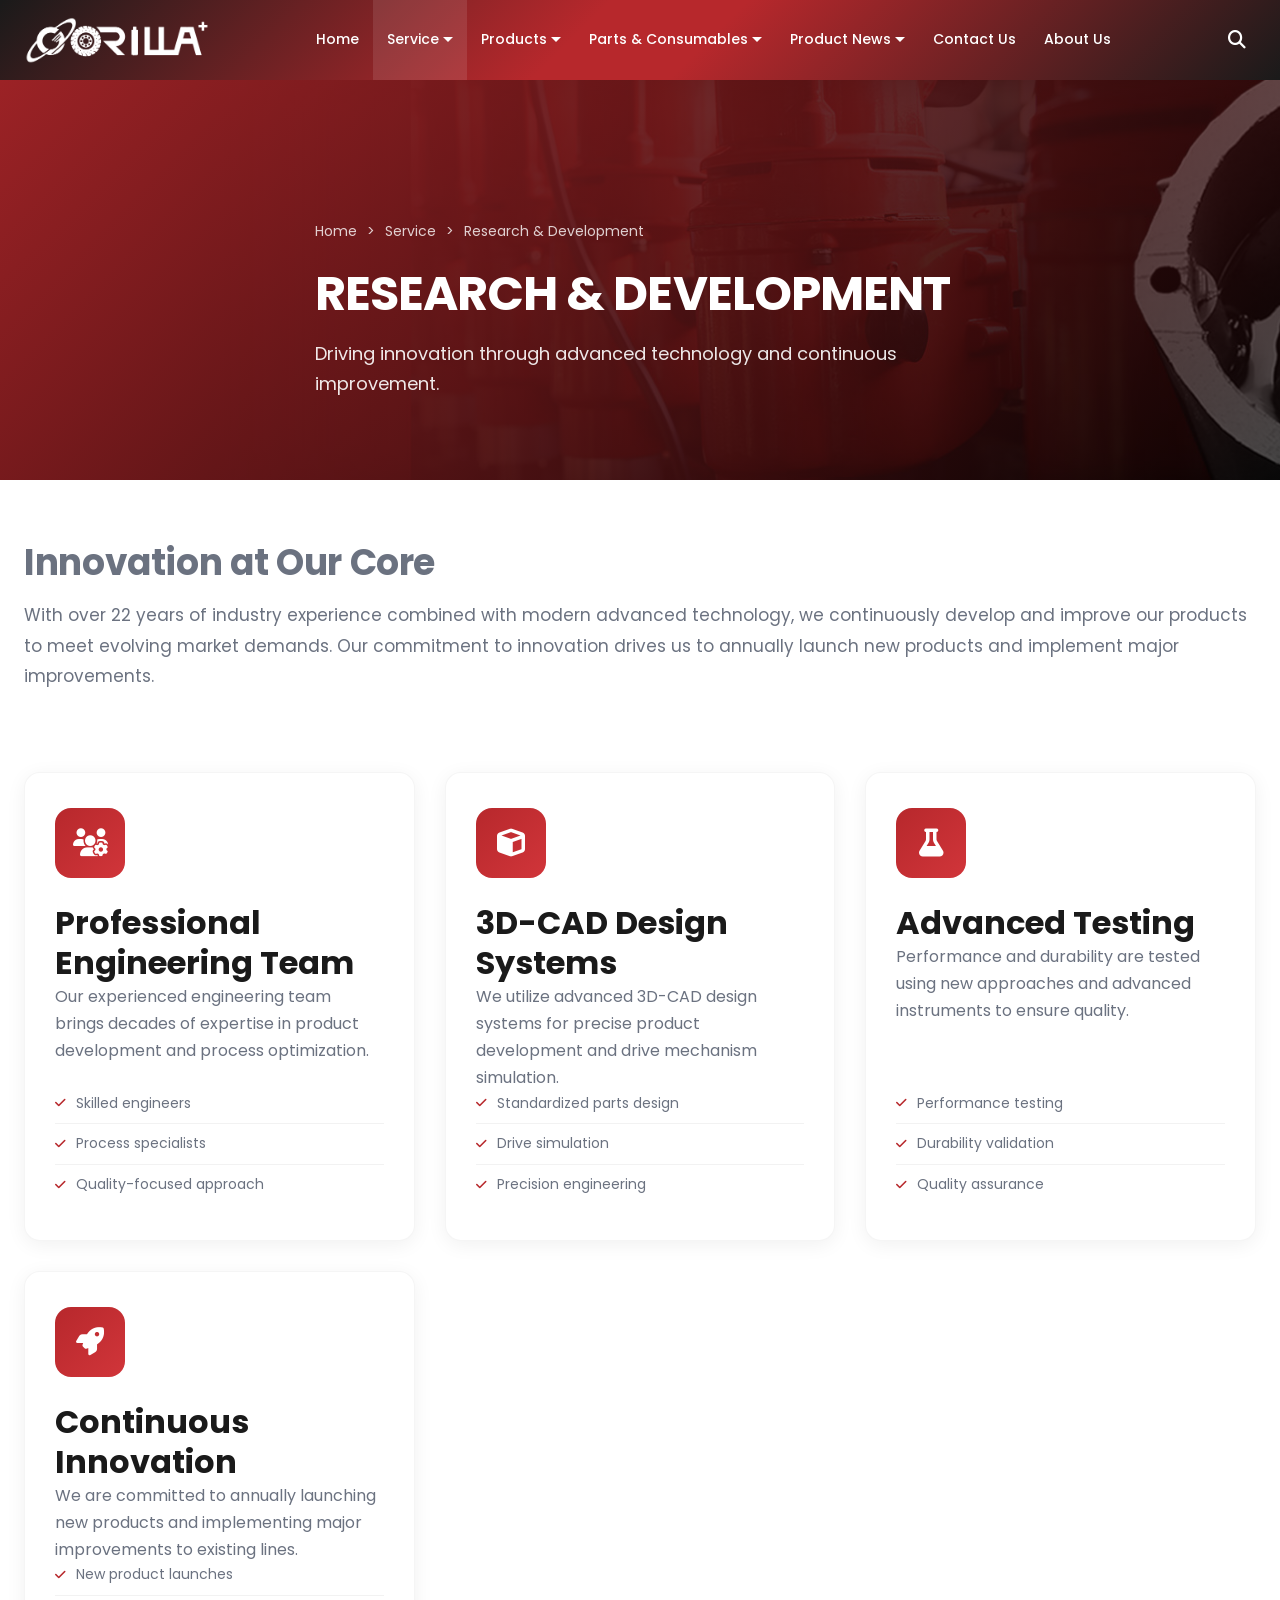
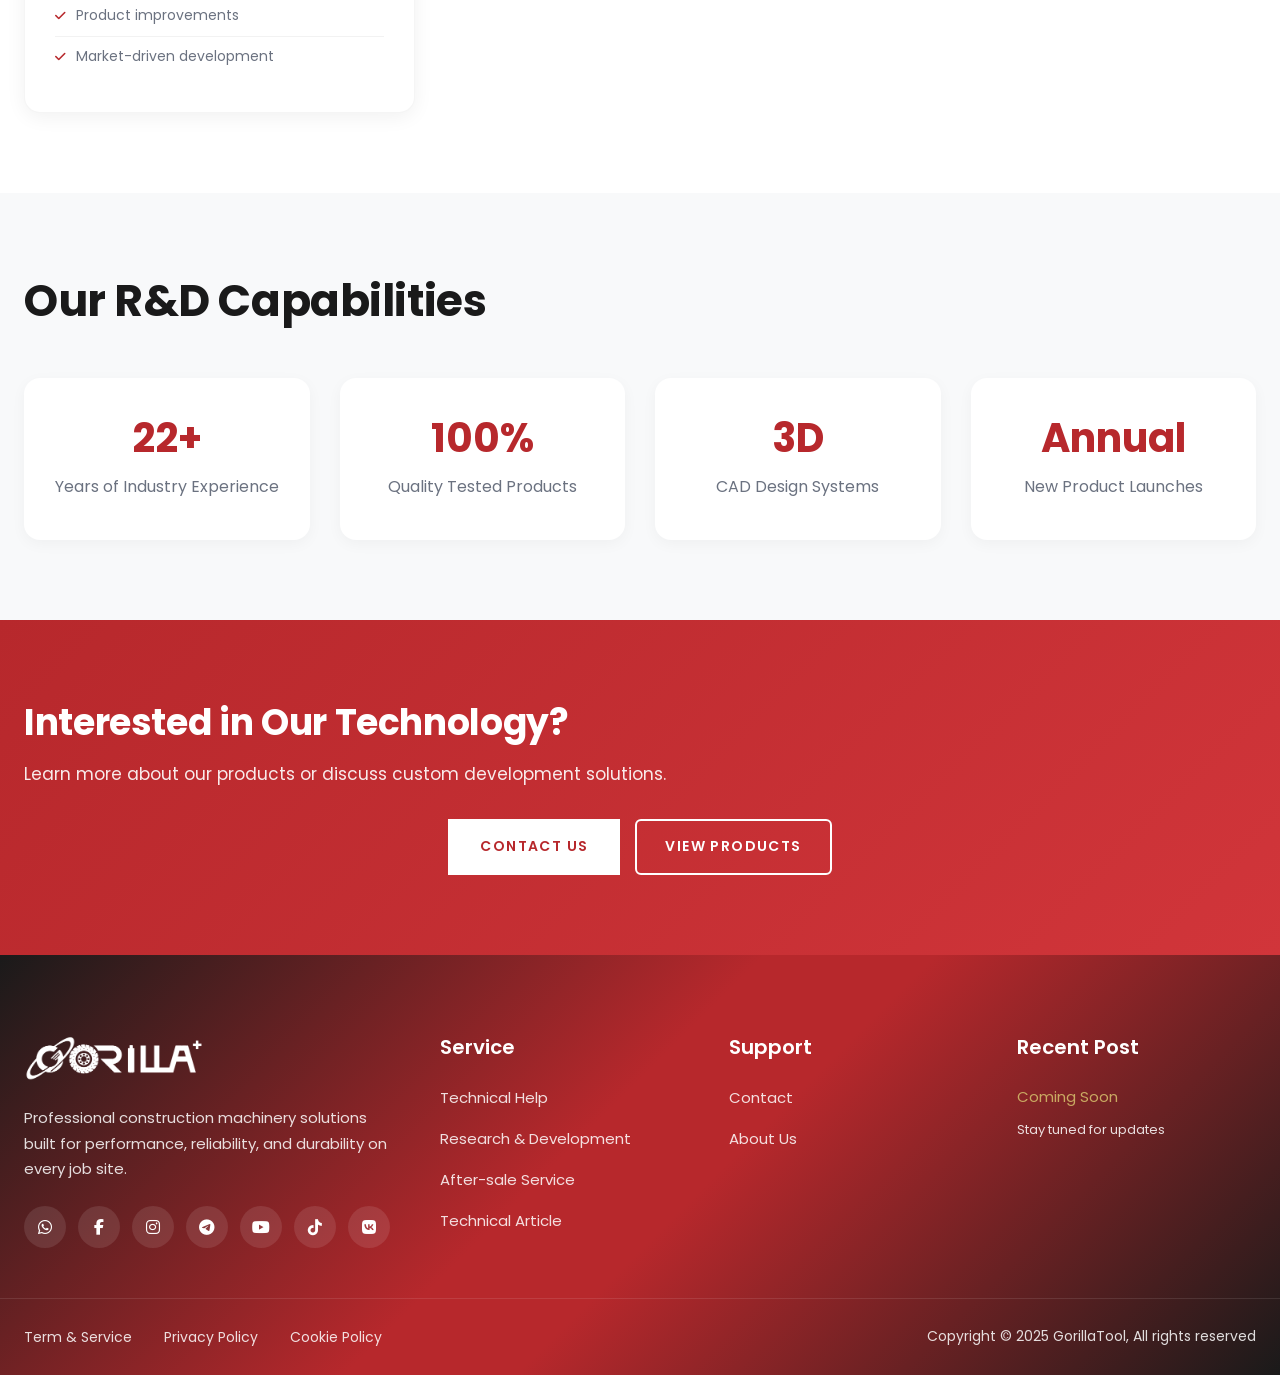
<file: pages/research-development.html>
<!DOCTYPE html>
<html lang="en">
<head>
    <meta charset="UTF-8">
    <meta name="viewport" content="width=device-width, initial-scale=1.0">
    <meta name="theme-color" content="#b7282c">
    <meta name="description" content="GorillaTool Research & Development - Innovation-driven product development with advanced technology for diamond core drills, drill stands, and floor grinders.">
    <meta name="keywords" content="research development, R&D, product innovation, construction machinery development, diamond drill technology, equipment engineering, GorillaTool">
    <meta name="author" content="GorillaTool">
    <meta name="robots" content="index, follow">
    <title>Research & Development | GorillaTool - Innovation & Technology</title>

    <!-- Canonical URL -->
    <link rel="canonical" href="https://www.gorillatool.au/pages/research-development.html">

    <!-- Open Graph / Facebook -->
    <meta property="og:locale" content="en_US">
    <meta property="og:type" content="website">
    <meta property="og:title" content="Research & Development | GorillaTool - Innovation & Technology">
    <meta property="og:description" content="Innovation-driven product development with advanced technology for construction machinery.">
    <meta property="og:url" content="https://www.gorillatool.au/pages/research-development.html">
    <meta property="og:site_name" content="GorillaTool">
    <meta property="og:image" content="https://www.gorillatool.au/assets/images/logo-footer.png">

    <!-- Twitter Card -->
    <meta name="twitter:card" content="summary_large_image">
    <meta name="twitter:title" content="Research & Development | GorillaTool">
    <meta name="twitter:description" content="Innovation-driven product development with advanced technology for construction machinery.">
    <meta name="twitter:image" content="https://www.gorillatool.au/assets/images/logo-footer.png">

    <!-- Fonts -->
    <link rel="preconnect" href="https://fonts.googleapis.com">
    <link rel="preconnect" href="https://fonts.gstatic.com" crossorigin>
    <link href="https://fonts.googleapis.com/css2?family=Inter:wght@400;500;600;700&display=swap" rel="stylesheet">

    <!-- Font Awesome -->
    <link rel="stylesheet" href="https://cdnjs.cloudflare.com/ajax/libs/font-awesome/6.4.0/css/all.min.css">

    <!-- Custom CSS -->
    <link rel="stylesheet" href="../assets/css/styles.css">
    <link rel="stylesheet" href="../assets/css/pages.css">
</head>
<body>
    <div id="site-header"></div>

    <!-- Page Header -->
    <section class="services-hero-banner">
        <div class="banner-overlay"></div>
        <img src="../assets/images/research-development-header-banner.jpg" alt="Research & Development" class="banner-bg">
        <div class="container">
            <nav class="breadcrumb">
                <a href="../index.html">Home</a>
                <span>&gt;</span>
                <a href="services.html">Service</a>
                <span>&gt;</span>
                <span>Research & Development</span>
            </nav>
            <div class="banner-content">
                <h1>RESEARCH & DEVELOPMENT</h1>
                <p>Driving innovation through advanced technology and continuous improvement.</p>
            </div>
        </div>
    </section>

    <!-- R&D Content -->
    <section class="services-intro">
        <div class="container">
            <h2>Innovation at Our Core</h2>
            <p>With over 22 years of industry experience combined with modern advanced technology, we continuously develop and improve our products to meet evolving market demands. Our commitment to innovation drives us to annually launch new products and implement major improvements.</p>
        </div>
    </section>

    <section class="services-grid-section">
        <div class="container">
            <div class="services-grid">
                <div class="service-card">
                    <div class="service-icon">
                        <i class="fas fa-users-cog"></i>
                    </div>
                    <h3>Professional Engineering Team</h3>
                    <p>Our experienced engineering team brings decades of expertise in product development and process optimization.</p>
                    <ul class="service-features">
                        <li><i class="fas fa-check"></i> Skilled engineers</li>
                        <li><i class="fas fa-check"></i> Process specialists</li>
                        <li><i class="fas fa-check"></i> Quality-focused approach</li>
                    </ul>
                </div>
                <div class="service-card">
                    <div class="service-icon">
                        <i class="fas fa-cube"></i>
                    </div>
                    <h3>3D-CAD Design Systems</h3>
                    <p>We utilize advanced 3D-CAD design systems for precise product development and drive mechanism simulation.</p>
                    <ul class="service-features">
                        <li><i class="fas fa-check"></i> Standardized parts design</li>
                        <li><i class="fas fa-check"></i> Drive simulation</li>
                        <li><i class="fas fa-check"></i> Precision engineering</li>
                    </ul>
                </div>
                <div class="service-card">
                    <div class="service-icon">
                        <i class="fas fa-flask"></i>
                    </div>
                    <h3>Advanced Testing</h3>
                    <p>Performance and durability are tested using new approaches and advanced instruments to ensure quality.</p>
                    <ul class="service-features">
                        <li><i class="fas fa-check"></i> Performance testing</li>
                        <li><i class="fas fa-check"></i> Durability validation</li>
                        <li><i class="fas fa-check"></i> Quality assurance</li>
                    </ul>
                </div>
                <div class="service-card">
                    <div class="service-icon">
                        <i class="fas fa-rocket"></i>
                    </div>
                    <h3>Continuous Innovation</h3>
                    <p>We are committed to annually launching new products and implementing major improvements to existing lines.</p>
                    <ul class="service-features">
                        <li><i class="fas fa-check"></i> New product launches</li>
                        <li><i class="fas fa-check"></i> Product improvements</li>
                        <li><i class="fas fa-check"></i> Market-driven development</li>
                    </ul>
                </div>
            </div>
        </div>
    </section>

    <!-- Why Choose Section -->
    <section class="why-choose-services">
        <div class="container">
            <h2>Our R&D Capabilities</h2>
            <div class="advantages-grid">
                <div class="advantage-item">
                    <div class="advantage-number">22+</div>
                    <div class="advantage-text">Years of Industry Experience</div>
                </div>
                <div class="advantage-item">
                    <div class="advantage-number">100%</div>
                    <div class="advantage-text">Quality Tested Products</div>
                </div>
                <div class="advantage-item">
                    <div class="advantage-number">3D</div>
                    <div class="advantage-text">CAD Design Systems</div>
                </div>
                <div class="advantage-item">
                    <div class="advantage-number">Annual</div>
                    <div class="advantage-text">New Product Launches</div>
                </div>
            </div>
        </div>
    </section>

    <!-- CTA Section -->
    <section class="services-cta">
        <div class="container">
            <h2>Interested in Our Technology?</h2>
            <p>Learn more about our products or discuss custom development solutions.</p>
            <div class="cta-buttons">
                <a href="contact.html" class="btn btn-primary">Contact Us</a>
                <a href="products.html" class="btn btn-outline">View Products</a>
            </div>
        </div>
    </section>

    <div id="site-footer"></div>

    <!-- Scroll to Top -->
    <button id="scrollToTop" class="scroll-to-top"><i class="fas fa-chevron-up"></i></button>

    <script src="../assets/js/components.js"></script>
    <script>renderHeader('research-development'); renderFooter();</script>
    <script src="../assets/js/main.js"></script>
</body>
</html>
</file>
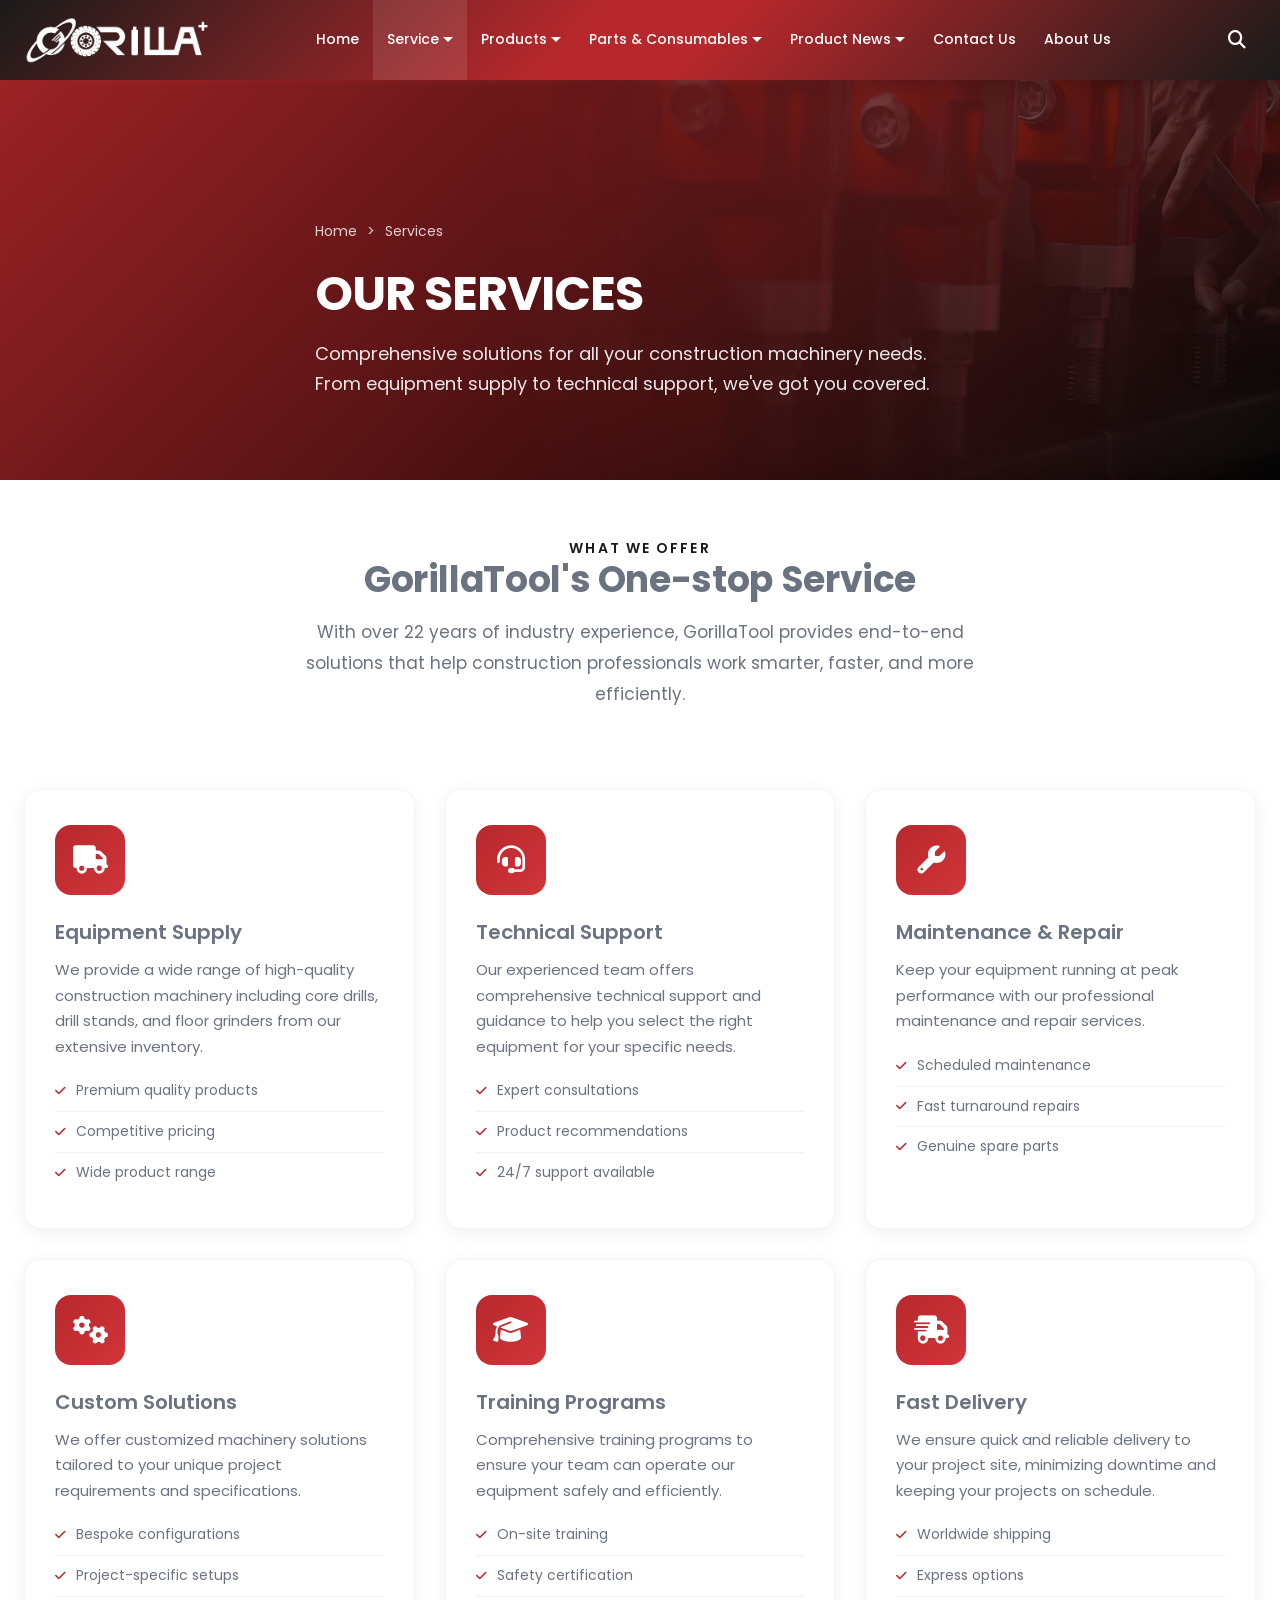
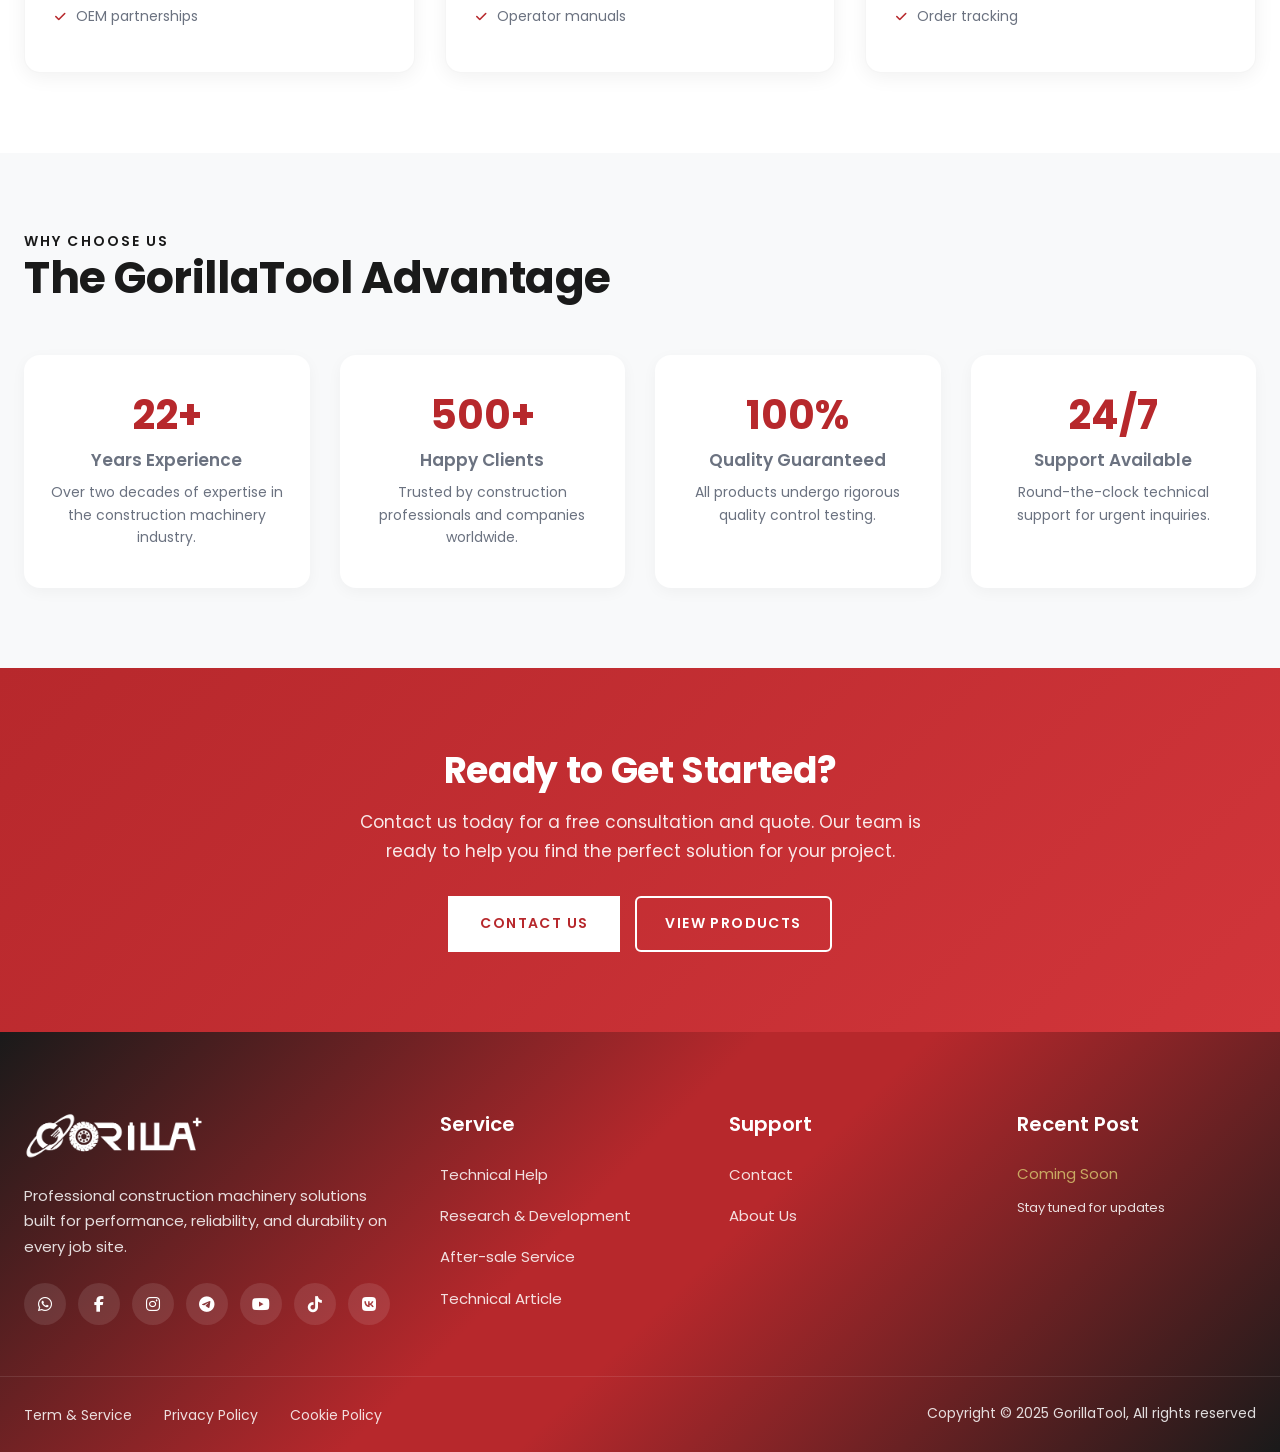
<file: pages/services.html>
<!DOCTYPE html>
<html lang="en">
<head>
    <meta charset="UTF-8">
    <meta name="viewport" content="width=device-width, initial-scale=1.0">
    <meta name="theme-color" content="#b7282c">
    <meta name="description" content="GorillaTool Services - One-stop construction machinery solutions including equipment supply, technical support, maintenance, repair, custom solutions, and training programs.">
    <meta name="keywords" content="construction machinery services, equipment supply, technical support, machinery maintenance, equipment repair, custom machinery solutions, operator training, GorillaTool">
    <meta name="author" content="GorillaTool">
    <meta name="robots" content="index, follow">
    <title>Services | GorillaTool - One-Stop Construction Machinery Solutions</title>

    <!-- Canonical URL -->
    <link rel="canonical" href="https://www.gorillatool.au/pages/services.html">

    <!-- Open Graph / Facebook -->
    <meta property="og:locale" content="en_US">
    <meta property="og:type" content="website">
    <meta property="og:title" content="Services | GorillaTool - One-Stop Construction Machinery Solutions">
    <meta property="og:description" content="Comprehensive construction machinery services: equipment supply, technical support, maintenance, custom solutions, and professional training programs.">
    <meta property="og:url" content="https://www.gorillatool.au/pages/services.html">
    <meta property="og:site_name" content="GorillaTool">
    <meta property="og:image" content="https://www.gorillatool.au/assets/images/logo-footer.png">

    <!-- Twitter Card -->
    <meta name="twitter:card" content="summary_large_image">
    <meta name="twitter:title" content="Services | GorillaTool">
    <meta name="twitter:description" content="Comprehensive construction machinery services: equipment supply, technical support, maintenance, and training.">
    <meta name="twitter:image" content="https://www.gorillatool.au/assets/images/logo-footer.png">

    <!-- Fonts -->
    <link rel="preconnect" href="https://fonts.googleapis.com">
    <link rel="preconnect" href="https://fonts.gstatic.com" crossorigin>
    <link href="https://fonts.googleapis.com/css2?family=Inter:wght@400;500;600;700&display=swap" rel="stylesheet">

    <!-- Font Awesome -->
    <link rel="stylesheet" href="https://cdnjs.cloudflare.com/ajax/libs/font-awesome/6.4.0/css/all.min.css">

    <!-- Custom CSS -->
    <link rel="stylesheet" href="../assets/css/styles.css">
    <link rel="stylesheet" href="../assets/css/pages.css">
</head>
<body>
    <div id="site-header"></div>

    <!-- Services Hero Banner -->
    <section class="services-hero-banner">
        <div class="banner-overlay"></div>
        <img src="../assets/images/service-header-banner.jpg" alt="GorillaTool Services" class="banner-bg">
        <div class="container">
            <nav class="breadcrumb">
                <a href="../index.html">Home</a>
                <span>&gt;</span>
                <span>Services</span>
            </nav>
            <div class="banner-content">
                <h1>OUR SERVICES</h1>
                <p>Comprehensive solutions for all your construction machinery needs. From equipment supply to technical support, we've got you covered.</p>
            </div>
        </div>
    </section>

    <!-- Services Introduction -->
    <section class="services-intro">
        <div class="container">
            <div class="intro-content">
                <h6 class="section-subtitle">What We Offer</h6>
                <h2>GorillaTool's One-stop Service</h2>
                <p>With over 22 years of industry experience, GorillaTool provides end-to-end solutions that help construction professionals work smarter, faster, and more efficiently.</p>
            </div>
        </div>
    </section>

    <!-- Services Grid -->
    <section class="services-grid-section">
        <div class="container">
            <div class="services-grid">
                <div class="service-card">
                    <div class="service-icon">
                        <i class="fas fa-truck"></i>
                    </div>
                    <div class="service-content">
                        <h4>Equipment Supply</h4>
                        <p>We provide a wide range of high-quality construction machinery including core drills, drill stands, and floor grinders from our extensive inventory.</p>
                        <ul class="service-features">
                            <li><i class="fas fa-check"></i> Premium quality products</li>
                            <li><i class="fas fa-check"></i> Competitive pricing</li>
                            <li><i class="fas fa-check"></i> Wide product range</li>
                        </ul>
                    </div>
                </div>
                <div class="service-card">
                    <div class="service-icon">
                        <i class="fas fa-headset"></i>
                    </div>
                    <div class="service-content">
                        <h4>Technical Support</h4>
                        <p>Our experienced team offers comprehensive technical support and guidance to help you select the right equipment for your specific needs.</p>
                        <ul class="service-features">
                            <li><i class="fas fa-check"></i> Expert consultations</li>
                            <li><i class="fas fa-check"></i> Product recommendations</li>
                            <li><i class="fas fa-check"></i> 24/7 support available</li>
                        </ul>
                    </div>
                </div>
                <div class="service-card">
                    <div class="service-icon">
                        <i class="fas fa-wrench"></i>
                    </div>
                    <div class="service-content">
                        <h4>Maintenance & Repair</h4>
                        <p>Keep your equipment running at peak performance with our professional maintenance and repair services.</p>
                        <ul class="service-features">
                            <li><i class="fas fa-check"></i> Scheduled maintenance</li>
                            <li><i class="fas fa-check"></i> Fast turnaround repairs</li>
                            <li><i class="fas fa-check"></i> Genuine spare parts</li>
                        </ul>
                    </div>
                </div>
                <div class="service-card">
                    <div class="service-icon">
                        <i class="fas fa-cogs"></i>
                    </div>
                    <div class="service-content">
                        <h4>Custom Solutions</h4>
                        <p>We offer customized machinery solutions tailored to your unique project requirements and specifications.</p>
                        <ul class="service-features">
                            <li><i class="fas fa-check"></i> Bespoke configurations</li>
                            <li><i class="fas fa-check"></i> Project-specific setups</li>
                            <li><i class="fas fa-check"></i> OEM partnerships</li>
                        </ul>
                    </div>
                </div>
                <div class="service-card">
                    <div class="service-icon">
                        <i class="fas fa-graduation-cap"></i>
                    </div>
                    <div class="service-content">
                        <h4>Training Programs</h4>
                        <p>Comprehensive training programs to ensure your team can operate our equipment safely and efficiently.</p>
                        <ul class="service-features">
                            <li><i class="fas fa-check"></i> On-site training</li>
                            <li><i class="fas fa-check"></i> Safety certification</li>
                            <li><i class="fas fa-check"></i> Operator manuals</li>
                        </ul>
                    </div>
                </div>
                <div class="service-card">
                    <div class="service-icon">
                        <i class="fas fa-shipping-fast"></i>
                    </div>
                    <div class="service-content">
                        <h4>Fast Delivery</h4>
                        <p>We ensure quick and reliable delivery to your project site, minimizing downtime and keeping your projects on schedule.</p>
                        <ul class="service-features">
                            <li><i class="fas fa-check"></i> Worldwide shipping</li>
                            <li><i class="fas fa-check"></i> Express options</li>
                            <li><i class="fas fa-check"></i> Order tracking</li>
                        </ul>
                    </div>
                </div>
            </div>
        </div>
    </section>

    <!-- Why Choose Us -->
    <section class="why-choose-services">
        <div class="container">
            <div class="section-header">
                <h6 class="section-subtitle">Why Choose Us</h6>
                <h2 class="section-title">The GorillaTool Advantage</h2>
            </div>
            <div class="advantages-grid">
                <div class="advantage-item">
                    <div class="advantage-number">22+</div>
                    <h4>Years Experience</h4>
                    <p>Over two decades of expertise in the construction machinery industry.</p>
                </div>
                <div class="advantage-item">
                    <div class="advantage-number">500+</div>
                    <h4>Happy Clients</h4>
                    <p>Trusted by construction professionals and companies worldwide.</p>
                </div>
                <div class="advantage-item">
                    <div class="advantage-number">100%</div>
                    <h4>Quality Guaranteed</h4>
                    <p>All products undergo rigorous quality control testing.</p>
                </div>
                <div class="advantage-item">
                    <div class="advantage-number">24/7</div>
                    <h4>Support Available</h4>
                    <p>Round-the-clock technical support for urgent inquiries.</p>
                </div>
            </div>
        </div>
    </section>

    <!-- CTA Section -->
    <section class="services-cta">
        <div class="container">
            <div class="cta-content">
                <h2>Ready to Get Started?</h2>
                <p>Contact us today for a free consultation and quote. Our team is ready to help you find the perfect solution for your project.</p>
                <div class="cta-buttons">
                    <a href="contact.html" class="btn btn-primary">Contact Us</a>
                    <a href="products.html" class="btn btn-outline">View Products</a>
                </div>
            </div>
        </div>
    </section>

    <div id="site-footer"></div>

    <!-- Scroll to Top -->
    <button id="scrollToTop" class="scroll-to-top"><i class="fas fa-chevron-up"></i></button>

    <script src="../assets/js/components.js"></script>
    <script>renderHeader('service'); renderFooter();</script>
    <script src="../assets/js/main.js"></script>
</body>
</html>
</file>
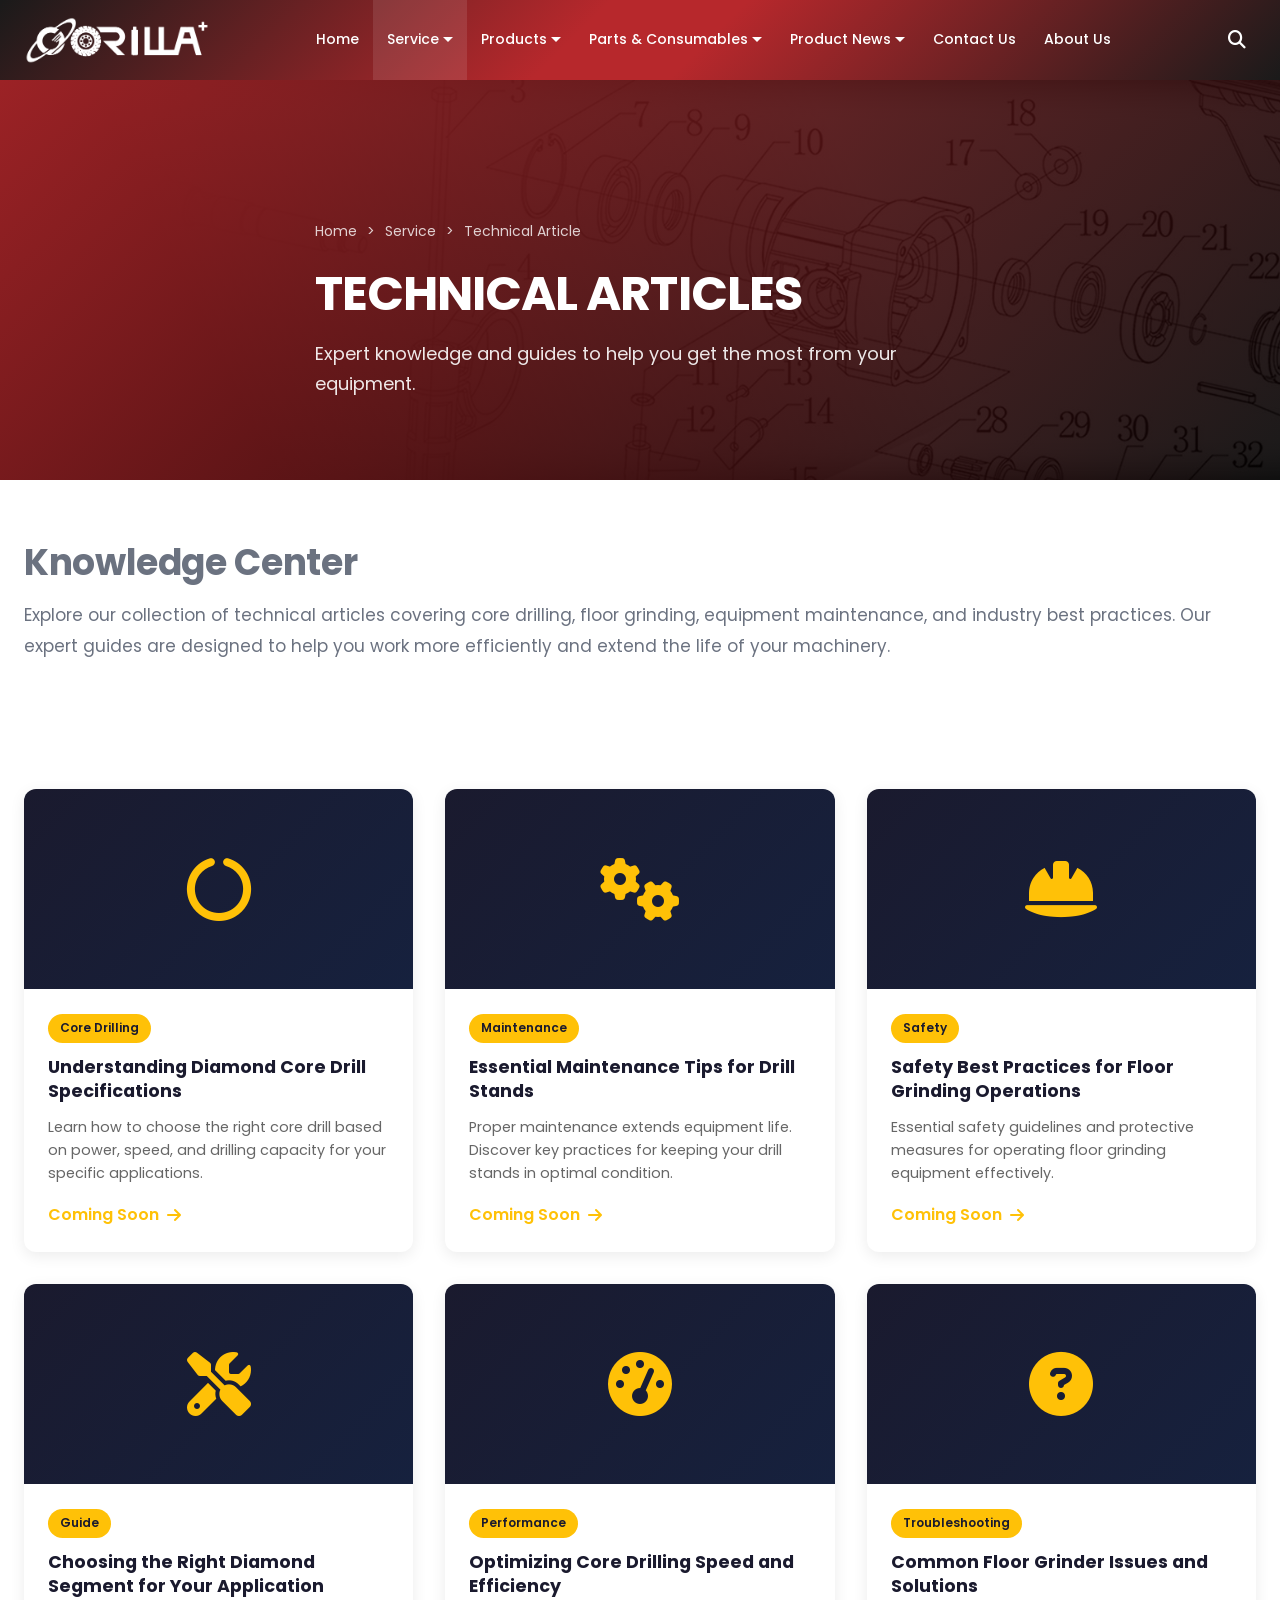
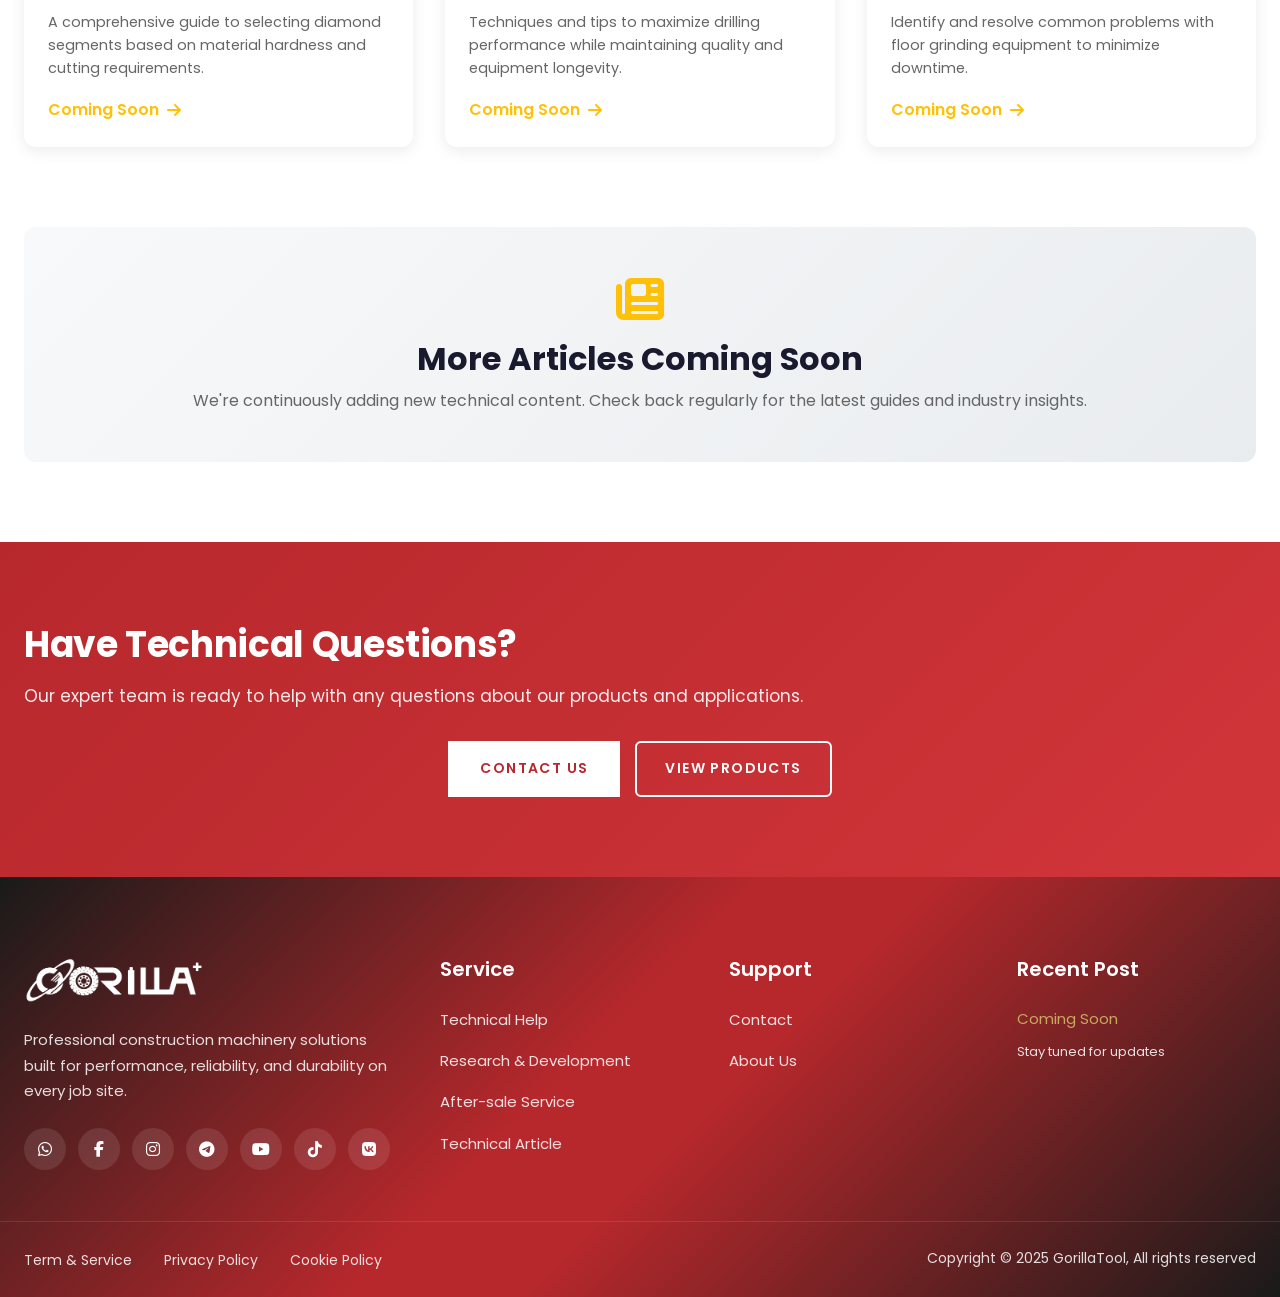
<file: pages/technical-article.html>
<!DOCTYPE html>
<html lang="en">
<head>
    <meta charset="UTF-8">
    <meta name="viewport" content="width=device-width, initial-scale=1.0">
    <meta name="theme-color" content="#b7282c">
    <meta name="description" content="GorillaTool Technical Articles - Expert knowledge and insights about diamond core drills, drill stands, floor grinders, and construction machinery best practices.">
    <meta name="keywords" content="technical articles, construction machinery guides, core drilling tips, floor grinder operation, equipment maintenance, GorillaTool knowledge base">
    <meta name="author" content="GorillaTool">
    <meta name="robots" content="index, follow">
    <title>Technical Articles | GorillaTool - Expert Knowledge & Guides</title>

    <!-- Canonical URL -->
    <link rel="canonical" href="https://www.gorillatool.au/pages/technical-article.html">

    <!-- Open Graph / Facebook -->
    <meta property="og:locale" content="en_US">
    <meta property="og:type" content="website">
    <meta property="og:title" content="Technical Articles | GorillaTool - Expert Knowledge & Guides">
    <meta property="og:description" content="Expert knowledge and insights about diamond core drills, drill stands, floor grinders, and construction machinery.">
    <meta property="og:url" content="https://www.gorillatool.au/pages/technical-article.html">
    <meta property="og:site_name" content="GorillaTool">
    <meta property="og:image" content="https://www.gorillatool.au/assets/images/logo-footer.png">

    <!-- Twitter Card -->
    <meta name="twitter:card" content="summary_large_image">
    <meta name="twitter:title" content="Technical Articles | GorillaTool">
    <meta name="twitter:description" content="Expert knowledge and insights about diamond core drills, drill stands, and floor grinders.">
    <meta name="twitter:image" content="https://www.gorillatool.au/assets/images/logo-footer.png">

    <!-- Fonts -->
    <link rel="preconnect" href="https://fonts.googleapis.com">
    <link rel="preconnect" href="https://fonts.gstatic.com" crossorigin>
    <link href="https://fonts.googleapis.com/css2?family=Inter:wght@400;500;600;700&display=swap" rel="stylesheet">

    <!-- Font Awesome -->
    <link rel="stylesheet" href="https://cdnjs.cloudflare.com/ajax/libs/font-awesome/6.4.0/css/all.min.css">

    <!-- Custom CSS -->
    <link rel="stylesheet" href="../assets/css/styles.css">
    <link rel="stylesheet" href="../assets/css/pages.css">
    <style>
        /* Technical Articles Page Specific Styles */
        .articles-grid {
            display: grid;
            grid-template-columns: repeat(auto-fill, minmax(300px, 1fr));
            gap: 2rem;
            padding: 3rem 0;
        }

        .article-card {
            background: #fff;
            border-radius: 12px;
            overflow: hidden;
            box-shadow: 0 4px 15px rgba(0,0,0,0.08);
            transition: transform 0.3s ease, box-shadow 0.3s ease;
        }

        .article-card:hover {
            transform: translateY(-5px);
            box-shadow: 0 8px 25px rgba(0,0,0,0.12);
        }

        .article-image {
            height: 200px;
            background: linear-gradient(135deg, #1a1a2e 0%, #16213e 100%);
            display: flex;
            align-items: center;
            justify-content: center;
        }

        .article-image i {
            font-size: 4rem;
            color: #ffc107;
        }

        .article-content {
            padding: 1.5rem;
        }

        .article-category {
            display: inline-block;
            background: #ffc107;
            color: #1a1a2e;
            padding: 0.25rem 0.75rem;
            border-radius: 20px;
            font-size: 0.75rem;
            font-weight: 600;
            margin-bottom: 0.75rem;
        }

        .article-content h3 {
            font-size: 1.1rem;
            margin-bottom: 0.75rem;
            color: #1a1a2e;
            line-height: 1.4;
        }

        .article-content p {
            font-size: 0.9rem;
            color: #666;
            line-height: 1.6;
            margin-bottom: 1rem;
        }

        .article-link {
            color: #ffc107;
            font-weight: 600;
            text-decoration: none;
            display: inline-flex;
            align-items: center;
            gap: 0.5rem;
            transition: color 0.3s ease;
        }

        .article-link:hover {
            color: #1a1a2e;
        }

        .coming-soon-notice {
            background: linear-gradient(135deg, #f8f9fa 0%, #e9ecef 100%);
            padding: 3rem;
            border-radius: 12px;
            text-align: center;
            margin-top: 2rem;
        }

        .coming-soon-notice i {
            font-size: 3rem;
            color: #ffc107;
            margin-bottom: 1rem;
        }

        .coming-soon-notice h3 {
            color: #1a1a2e;
            margin-bottom: 0.5rem;
        }

        .coming-soon-notice p {
            color: #666;
        }

        @media (max-width: 768px) {
            .articles-grid {
                grid-template-columns: 1fr;
            }
        }
    </style>
</head>
<body>
    <div id="site-header"></div>

    <!-- Page Header -->
    <section class="services-hero-banner">
        <div class="banner-overlay"></div>
        <img src="../assets/images/technical-article-header-banner.jpg" alt="Technical Articles" class="banner-bg">
        <div class="container">
            <nav class="breadcrumb">
                <a href="../index.html">Home</a>
                <span>&gt;</span>
                <a href="services.html">Service</a>
                <span>&gt;</span>
                <span>Technical Article</span>
            </nav>
            <div class="banner-content">
                <h1>TECHNICAL ARTICLES</h1>
                <p>Expert knowledge and guides to help you get the most from your equipment.</p>
            </div>
        </div>
    </section>

    <!-- Articles Content -->
    <section class="services-intro">
        <div class="container">
            <h2>Knowledge Center</h2>
            <p>Explore our collection of technical articles covering core drilling, floor grinding, equipment maintenance, and industry best practices. Our expert guides are designed to help you work more efficiently and extend the life of your machinery.</p>
        </div>
    </section>

    <section class="services-grid-section">
        <div class="container">
            <div class="articles-grid">
                <div class="article-card">
                    <div class="article-image">
                        <i class="fas fa-circle-notch"></i>
                    </div>
                    <div class="article-content">
                        <span class="article-category">Core Drilling</span>
                        <h3>Understanding Diamond Core Drill Specifications</h3>
                        <p>Learn how to choose the right core drill based on power, speed, and drilling capacity for your specific applications.</p>
                        <a href="#" class="article-link">Coming Soon <i class="fas fa-arrow-right"></i></a>
                    </div>
                </div>

                <div class="article-card">
                    <div class="article-image">
                        <i class="fas fa-cogs"></i>
                    </div>
                    <div class="article-content">
                        <span class="article-category">Maintenance</span>
                        <h3>Essential Maintenance Tips for Drill Stands</h3>
                        <p>Proper maintenance extends equipment life. Discover key practices for keeping your drill stands in optimal condition.</p>
                        <a href="#" class="article-link">Coming Soon <i class="fas fa-arrow-right"></i></a>
                    </div>
                </div>

                <div class="article-card">
                    <div class="article-image">
                        <i class="fas fa-hard-hat"></i>
                    </div>
                    <div class="article-content">
                        <span class="article-category">Safety</span>
                        <h3>Safety Best Practices for Floor Grinding Operations</h3>
                        <p>Essential safety guidelines and protective measures for operating floor grinding equipment effectively.</p>
                        <a href="#" class="article-link">Coming Soon <i class="fas fa-arrow-right"></i></a>
                    </div>
                </div>

                <div class="article-card">
                    <div class="article-image">
                        <i class="fas fa-tools"></i>
                    </div>
                    <div class="article-content">
                        <span class="article-category">Guide</span>
                        <h3>Choosing the Right Diamond Segment for Your Application</h3>
                        <p>A comprehensive guide to selecting diamond segments based on material hardness and cutting requirements.</p>
                        <a href="#" class="article-link">Coming Soon <i class="fas fa-arrow-right"></i></a>
                    </div>
                </div>

                <div class="article-card">
                    <div class="article-image">
                        <i class="fas fa-tachometer-alt"></i>
                    </div>
                    <div class="article-content">
                        <span class="article-category">Performance</span>
                        <h3>Optimizing Core Drilling Speed and Efficiency</h3>
                        <p>Techniques and tips to maximize drilling performance while maintaining quality and equipment longevity.</p>
                        <a href="#" class="article-link">Coming Soon <i class="fas fa-arrow-right"></i></a>
                    </div>
                </div>

                <div class="article-card">
                    <div class="article-image">
                        <i class="fas fa-question-circle"></i>
                    </div>
                    <div class="article-content">
                        <span class="article-category">Troubleshooting</span>
                        <h3>Common Floor Grinder Issues and Solutions</h3>
                        <p>Identify and resolve common problems with floor grinding equipment to minimize downtime.</p>
                        <a href="#" class="article-link">Coming Soon <i class="fas fa-arrow-right"></i></a>
                    </div>
                </div>
            </div>

            <div class="coming-soon-notice">
                <i class="fas fa-newspaper"></i>
                <h3>More Articles Coming Soon</h3>
                <p>We're continuously adding new technical content. Check back regularly for the latest guides and industry insights.</p>
            </div>
        </div>
    </section>

    <!-- CTA Section -->
    <section class="services-cta">
        <div class="container">
            <h2>Have Technical Questions?</h2>
            <p>Our expert team is ready to help with any questions about our products and applications.</p>
            <div class="cta-buttons">
                <a href="contact.html" class="btn btn-primary">Contact Us</a>
                <a href="products.html" class="btn btn-outline">View Products</a>
            </div>
        </div>
    </section>

    <div id="site-footer"></div>

    <!-- Scroll to Top -->
    <button id="scrollToTop" class="scroll-to-top"><i class="fas fa-chevron-up"></i></button>

    <script src="../assets/js/components.js"></script>
    <script>renderHeader('technical-article'); renderFooter();</script>
    <script src="../assets/js/main.js"></script>
</body>
</html>
</file>
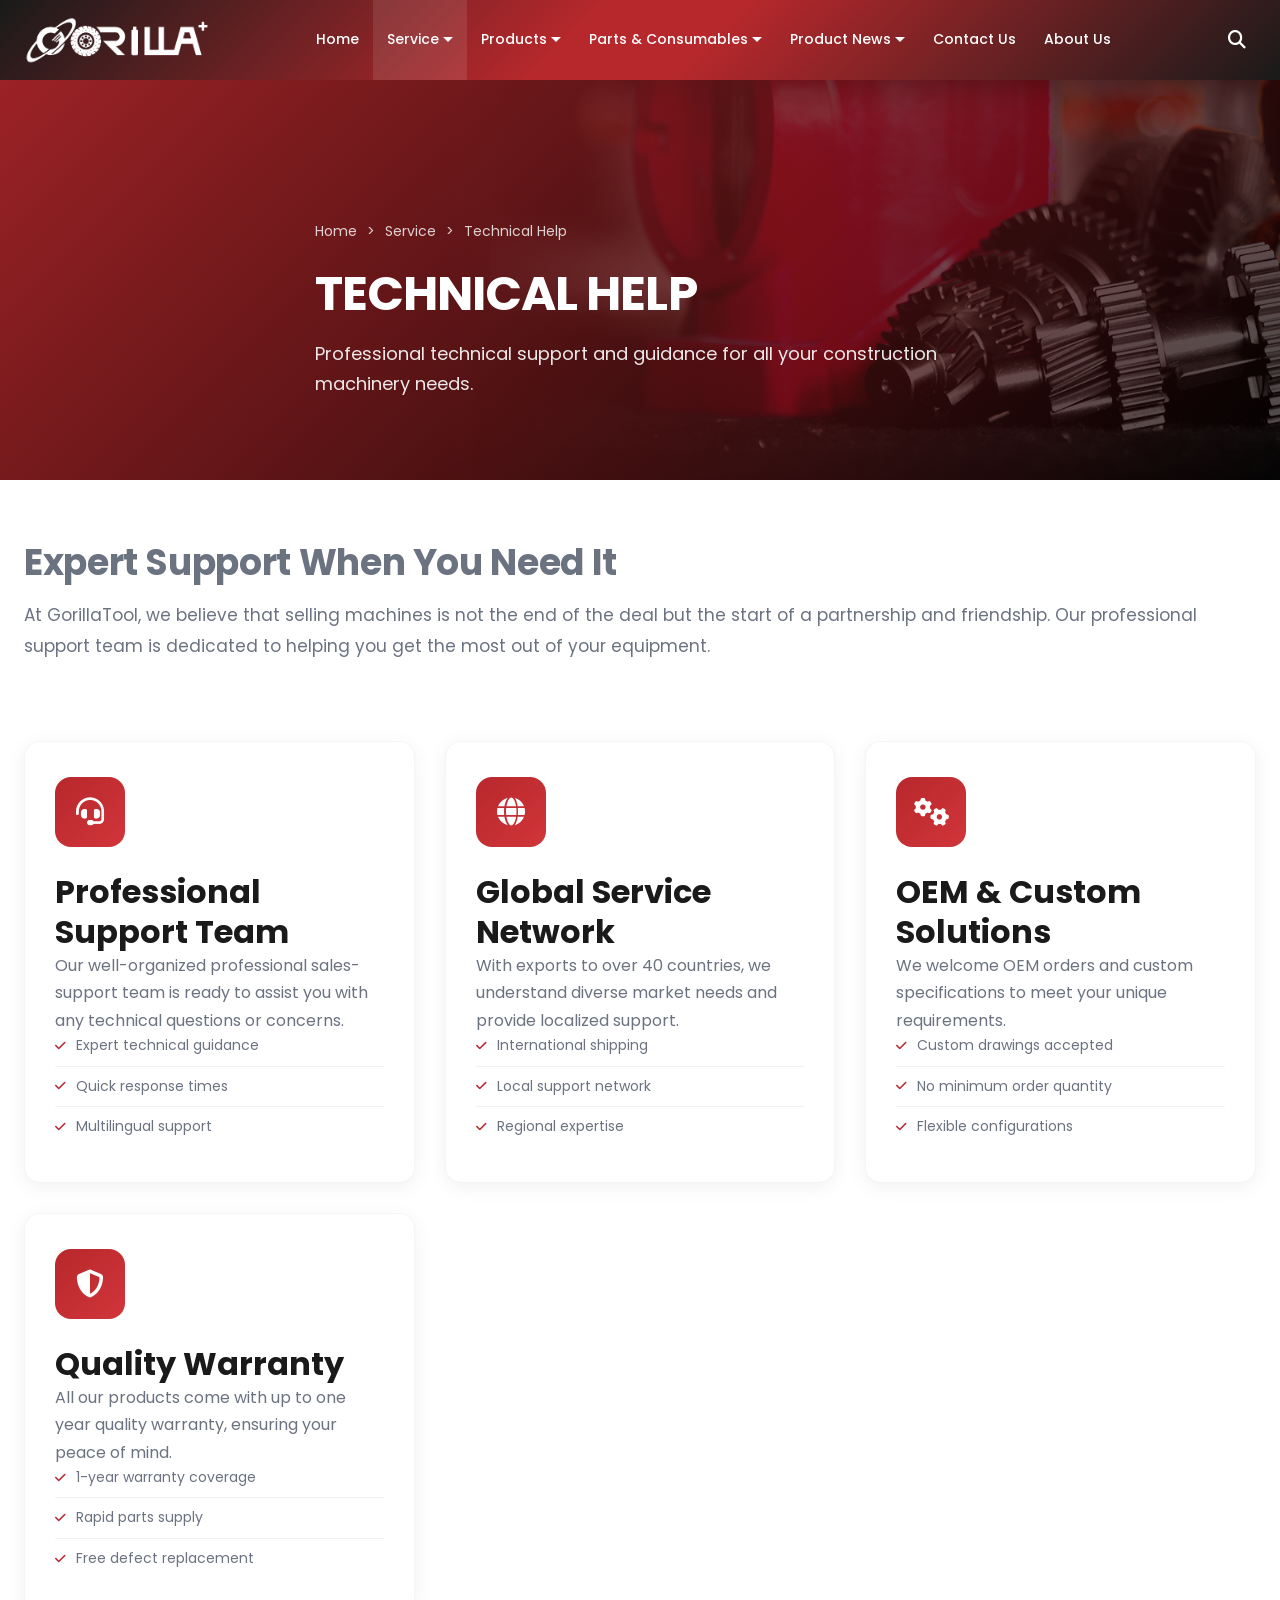
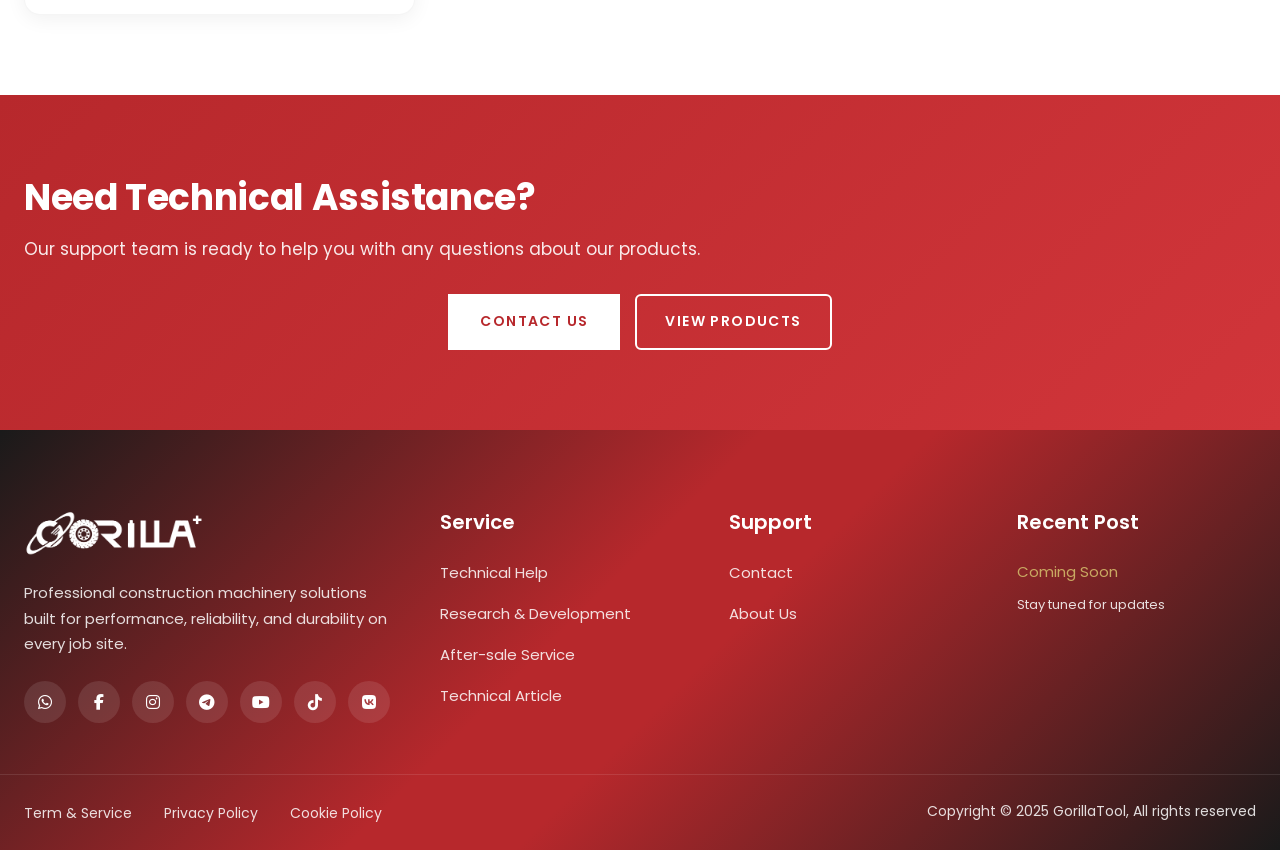
<file: pages/technical-help.html>
<!DOCTYPE html>
<html lang="en">
<head>
    <meta charset="UTF-8">
    <meta name="viewport" content="width=device-width, initial-scale=1.0">
    <meta name="theme-color" content="#b7282c">
    <meta name="description" content="GorillaTool Technical Help - Professional technical support for diamond core drills, drill stands, and floor grinders. Expert guidance and assistance for all your equipment needs.">
    <meta name="keywords" content="technical help, equipment support, construction machinery support, core drill help, floor grinder support, GorillaTool technical assistance">
    <meta name="author" content="GorillaTool">
    <meta name="robots" content="index, follow">
    <title>Technical Help | GorillaTool - Expert Equipment Support</title>

    <!-- Canonical URL -->
    <link rel="canonical" href="https://www.gorillatool.au/pages/technical-help.html">

    <!-- Open Graph / Facebook -->
    <meta property="og:locale" content="en_US">
    <meta property="og:type" content="website">
    <meta property="og:title" content="Technical Help | GorillaTool - Expert Equipment Support">
    <meta property="og:description" content="Professional technical support for diamond core drills, drill stands, and floor grinders.">
    <meta property="og:url" content="https://www.gorillatool.au/pages/technical-help.html">
    <meta property="og:site_name" content="GorillaTool">
    <meta property="og:image" content="https://www.gorillatool.au/assets/images/logo-footer.png">

    <!-- Twitter Card -->
    <meta name="twitter:card" content="summary_large_image">
    <meta name="twitter:title" content="Technical Help | GorillaTool">
    <meta name="twitter:description" content="Professional technical support for diamond core drills, drill stands, and floor grinders.">
    <meta name="twitter:image" content="https://www.gorillatool.au/assets/images/logo-footer.png">

    <!-- Fonts -->
    <link rel="preconnect" href="https://fonts.googleapis.com">
    <link rel="preconnect" href="https://fonts.gstatic.com" crossorigin>
    <link href="https://fonts.googleapis.com/css2?family=Inter:wght@400;500;600;700&display=swap" rel="stylesheet">

    <!-- Font Awesome -->
    <link rel="stylesheet" href="https://cdnjs.cloudflare.com/ajax/libs/font-awesome/6.4.0/css/all.min.css">

    <!-- Custom CSS -->
    <link rel="stylesheet" href="../assets/css/styles.css">
    <link rel="stylesheet" href="../assets/css/pages.css">
</head>
<body>
    <div id="site-header"></div>

    <!-- Page Header -->
    <section class="services-hero-banner">
        <div class="banner-overlay"></div>
        <img src="../assets/images/technical-help-header-banner.jpg" alt="Technical Help" class="banner-bg">
        <div class="container">
            <nav class="breadcrumb">
                <a href="../index.html">Home</a>
                <span>&gt;</span>
                <a href="services.html">Service</a>
                <span>&gt;</span>
                <span>Technical Help</span>
            </nav>
            <div class="banner-content">
                <h1>TECHNICAL HELP</h1>
                <p>Professional technical support and guidance for all your construction machinery needs.</p>
            </div>
        </div>
    </section>

    <!-- Technical Help Content -->
    <section class="services-intro">
        <div class="container">
            <h2>Expert Support When You Need It</h2>
            <p>At GorillaTool, we believe that selling machines is not the end of the deal but the start of a partnership and friendship. Our professional support team is dedicated to helping you get the most out of your equipment.</p>
        </div>
    </section>

    <section class="services-grid-section">
        <div class="container">
            <div class="services-grid">
                <div class="service-card">
                    <div class="service-icon">
                        <i class="fas fa-headset"></i>
                    </div>
                    <h3>Professional Support Team</h3>
                    <p>Our well-organized professional sales-support team is ready to assist you with any technical questions or concerns.</p>
                    <ul class="service-features">
                        <li><i class="fas fa-check"></i> Expert technical guidance</li>
                        <li><i class="fas fa-check"></i> Quick response times</li>
                        <li><i class="fas fa-check"></i> Multilingual support</li>
                    </ul>
                </div>
                <div class="service-card">
                    <div class="service-icon">
                        <i class="fas fa-globe"></i>
                    </div>
                    <h3>Global Service Network</h3>
                    <p>With exports to over 40 countries, we understand diverse market needs and provide localized support.</p>
                    <ul class="service-features">
                        <li><i class="fas fa-check"></i> International shipping</li>
                        <li><i class="fas fa-check"></i> Local support network</li>
                        <li><i class="fas fa-check"></i> Regional expertise</li>
                    </ul>
                </div>
                <div class="service-card">
                    <div class="service-icon">
                        <i class="fas fa-cogs"></i>
                    </div>
                    <h3>OEM & Custom Solutions</h3>
                    <p>We welcome OEM orders and custom specifications to meet your unique requirements.</p>
                    <ul class="service-features">
                        <li><i class="fas fa-check"></i> Custom drawings accepted</li>
                        <li><i class="fas fa-check"></i> No minimum order quantity</li>
                        <li><i class="fas fa-check"></i> Flexible configurations</li>
                    </ul>
                </div>
                <div class="service-card">
                    <div class="service-icon">
                        <i class="fas fa-shield-alt"></i>
                    </div>
                    <h3>Quality Warranty</h3>
                    <p>All our products come with up to one year quality warranty, ensuring your peace of mind.</p>
                    <ul class="service-features">
                        <li><i class="fas fa-check"></i> 1-year warranty coverage</li>
                        <li><i class="fas fa-check"></i> Rapid parts supply</li>
                        <li><i class="fas fa-check"></i> Free defect replacement</li>
                    </ul>
                </div>
            </div>
        </div>
    </section>

    <!-- CTA Section -->
    <section class="services-cta">
        <div class="container">
            <h2>Need Technical Assistance?</h2>
            <p>Our support team is ready to help you with any questions about our products.</p>
            <div class="cta-buttons">
                <a href="contact.html" class="btn btn-primary">Contact Us</a>
                <a href="products.html" class="btn btn-outline">View Products</a>
            </div>
        </div>
    </section>

    <div id="site-footer"></div>

    <!-- Scroll to Top -->
    <button id="scrollToTop" class="scroll-to-top"><i class="fas fa-chevron-up"></i></button>

    <script src="../assets/js/components.js"></script>
    <script>renderHeader('technical-help'); renderFooter();</script>
    <script src="../assets/js/main.js"></script>
</body>
</html>
</file>
<file: assets/css/styles.css>
/**
 * StarlandMech - Main Stylesheet
 * Refined to match original website exactly
 */

/* =============================================
   Google Fonts Import - Simplified to one family
   ============================================= */
@import url('https://fonts.googleapis.com/css2?family=Poppins:ital,wght@0,300;0,400;0,500;0,600;0,700;1,400;1,500&display=swap');

/* =============================================
   CSS Variables
   ============================================= */
:root {
    /* Primary Colors - Gorilla red theme */
    --primary-green: #b7282c;
    --primary-green-dark: #8f1e22;
    --primary-green-light: #d1353a;

    /* Text Colors */
    --text-dark: #1a1a1a;
    --text-gray: #6B7280;
    --text-light-gray: #9CA3AF;
    --text-white: #ffffff;
    --text-white-muted: rgba(255, 255, 255, 0.85);

    /* Background Colors */
    --bg-white: #ffffff;
    --bg-light: #F8F9FA;
    --bg-cream: #F5F3EF;
    --bg-green: #b7282c;

    /* Accent Colors */
    --accent-gold: #C9A962;
    --accent-gold-light: #D4B978;

    /* Aliases for legacy var names used across pages.css */
    --primary-color: var(--primary-green);
    --text-secondary: var(--text-gray);
    --text-light: var(--text-white);

    /* Border radius */
    --radius-sm: 6px;
    --radius-md: 10px;
    --radius-lg: 16px;

    /* Fonts - Unified to single family */
    --font-primary: 'Poppins', -apple-system, BlinkMacSystemFont, sans-serif;

    /* Spacing */
    --container-max: 1320px;
    --section-padding: 100px;
    --section-padding-sm: 60px;
}

/* =============================================
   Reset & Base Styles
   ============================================= */
*, *::before, *::after {
    box-sizing: border-box;
    margin: 0;
    padding: 0;
}

html {
    scroll-behavior: smooth;
    font-size: 16px;
}

body {
    font-family: var(--font-primary);
    font-size: 1rem;
    line-height: 1.7;
    color: var(--text-gray);
    background-color: var(--bg-white);
    font-weight: 400;
    -webkit-font-smoothing: antialiased;
    -moz-osx-font-smoothing: grayscale;
}

img {
    max-width: 100%;
    height: auto;
    display: block;
}

a {
    text-decoration: none;
    color: inherit;
    transition: all 0.3s ease;
}

ul, ol {
    list-style: none;
}

.container {
    max-width: var(--container-max);
    margin: 0 auto;
    padding: 0 24px;
}

/* =============================================
   Typography
   ============================================= */
h1, h2, h3, h4, h5, h6 {
    font-family: var(--font-primary);
    color: var(--text-dark);
    font-weight: 700;
    line-height: 1.25;
}

h1 { font-size: 3.25rem; letter-spacing: -0.02em; }
h2 { font-size: 2.75rem; letter-spacing: -0.01em; }
h3 { font-size: 2rem; }
h4 { font-size: 1.5rem; }
h5 { font-size: 1.25rem; }
h6 { font-size: 0.875rem; text-transform: uppercase; letter-spacing: 0.15em; font-weight: 600; }

.section-label {
    display: inline-block;
    color: var(--primary-green);
    font-size: 0.75rem;
    font-weight: 700;
    text-transform: uppercase;
    letter-spacing: 0.2em;
    margin-bottom: 1rem;
    position: relative;
    padding-left: 0;
}

.section-label::before {
    content: '';
    display: inline-block;
    width: 3px;
    height: 14px;
    background-color: var(--primary-green);
    margin-right: 10px;
    vertical-align: middle;
}

.section-title {
    margin-bottom: 1.5rem;
}

.section-title.green {
    color: var(--primary-green);
}

.section-title.white {
    color: var(--text-white);
}

/* =============================================
   Buttons
   ============================================= */
.btn {
    display: inline-flex;
    align-items: center;
    justify-content: center;
    padding: 16px 32px;
    font-family: var(--font-primary);
    font-size: 0.875rem;
    font-weight: 600;
    text-transform: uppercase;
    letter-spacing: 0.1em;
    border: none;
    cursor: pointer;
    transition: all 0.3s ease;
    gap: 8px;
}

.btn-primary {
    background-color: var(--primary-green);
    color: var(--text-white);
}

.btn-primary:hover {
    background-color: var(--primary-green-dark);
    transform: translateY(-2px);
    box-shadow: 0 8px 20px rgba(183, 40, 44, 0.3);
}

.btn-outline {
    background-color: transparent;
    color: var(--text-white);
    border: 2px solid var(--text-white);
}

.btn-outline:hover {
    background-color: var(--text-white);
    color: var(--primary-green);
}

.link-action {
    color: var(--primary-green);
    font-weight: 600;
    text-transform: uppercase;
    letter-spacing: 0.1em;
    font-size: 0.8125rem;
    position: relative;
    display: inline-block;
}

.link-action::after {
    content: '';
    position: absolute;
    bottom: -2px;
    left: 0;
    width: 100%;
    height: 2px;
    background-color: var(--primary-green);
    transition: transform 0.3s ease;
    transform-origin: left;
}

.link-action:hover::after {
    transform: scaleX(1.1);
}

/* =============================================
   Header / Navigation
   ============================================= */
.site-header {
    position: fixed;
    top: 0;
    left: 0;
    right: 0;
    z-index: 1000;
    background-color: var(--bg-green);
    background-image: linear-gradient(135deg, #1a1a1a 0%, var(--primary-green) 45%, var(--primary-green) 55%, #1a1a1a 100%);
    transition: all 0.3s ease;
}

.site-header.scrolled {
    background-image: linear-gradient(135deg, rgba(20, 20, 20, 0.98) 0%, rgba(183, 40, 44, 0.98) 45%, rgba(183, 40, 44, 0.98) 55%, rgba(20, 20, 20, 0.98) 100%);
    box-shadow: 0 4px 20px rgba(0, 0, 0, 0.15);
}

.header-container {
    display: flex;
    align-items: center;
    justify-content: space-between;
    max-width: var(--container-max);
    margin: 0 auto;
    padding: 0 24px;
    height: 80px;
}

.logo a {
    display: flex;
    align-items: center;
}

.logo img {
    height: 48px;
    width: auto;
}

.main-nav {
    flex: 1;
    display: flex;
    justify-content: center;
}

.nav-menu {
    display: flex;
    align-items: center;
    gap: 0;
}

.nav-item {
    position: relative;
}

.nav-item > a {
    display: flex;
    align-items: center;
    gap: 4px;
    padding: 28px 14px;
    color: var(--text-white);
    font-size: 0.875rem;
    font-weight: 500;
    white-space: nowrap;
    transition: all 0.3s ease;
}

.nav-item > a:hover,
.nav-item.active > a {
    background-color: rgba(255, 255, 255, 0.1);
}

.nav-item.has-dropdown > a::after {
    content: '';
    width: 0;
    height: 0;
    border-left: 5px solid transparent;
    border-right: 5px solid transparent;
    border-top: 5px solid currentColor;
    transition: transform 0.3s ease;
}

.nav-item:hover.has-dropdown > a::after {
    transform: rotate(180deg);
}

.dropdown {
    position: absolute;
    top: 100%;
    left: 0;
    min-width: 220px;
    background-color: rgba(20, 20, 18, 0.95);
    backdrop-filter: blur(10px);
    border-radius: 8px;
    box-shadow: 0 10px 40px rgba(0, 0, 0, 0.3);
    opacity: 0;
    visibility: hidden;
    transform: translateY(10px);
    transition: all 0.3s ease;
    z-index: 1000;
    overflow: hidden;
}

.nav-item:hover .dropdown {
    opacity: 1;
    visibility: visible;
    transform: translateY(0);
}

.dropdown li a {
    display: block;
    padding: 14px 24px;
    color: var(--text-white);
    font-size: 0.9375rem;
    font-weight: 400;
    border-bottom: 1px solid rgba(255, 255, 255, 0.05);
    transition: all 0.3s ease;
}

.dropdown li:last-child a {
    border-bottom: none;
}

.dropdown li a:hover {
    background-color: rgba(255, 255, 255, 0.1);
    padding-left: 30px;
}

.header-actions {
    display: flex;
    align-items: center;
    gap: 16px;
}

.search-toggle {
    background: none;
    border: none;
    color: var(--text-white);
    font-size: 1.125rem;
    cursor: pointer;
    padding: 10px;
    transition: opacity 0.3s ease;
}

.search-toggle:hover {
    opacity: 0.8;
}

.mobile-menu-toggle {
    display: none;
    background: none;
    border: none;
    color: var(--text-white);
    font-size: 1.5rem;
    cursor: pointer;
    padding: 10px;
}

/* =============================================
   Hero Section
   ============================================= */
.hero-section {
    position: relative;
    min-height: 100vh;
    display: flex;
    align-items: center;
    padding-top: 80px;
    overflow: hidden;
}

.hero-video-container {
    position: absolute;
    top: 0;
    left: 0;
    width: 100%;
    height: 100%;
    z-index: -1;
}

.hero-video {
    width: 100%;
    height: 100%;
    object-fit: cover;
}

.hero-overlay {
    position: absolute;
    top: 0;
    left: 0;
    width: 100%;
    height: 100%;
    background: linear-gradient(
        to right,
        rgba(0, 0, 0, 0.35) 0%,
        rgba(0, 0, 0, 0.2) 50%,
        rgba(0, 0, 0, 0.05) 100%
    );
}

.hero-content-wrapper {
    display: grid;
    grid-template-columns: 1fr 1fr;
    gap: 80px;
    align-items: center;
    width: 100%;
    padding: 60px 0;
}

.hero-left {
    color: var(--text-white);
}

.hero-title {
    font-size: 3.5rem;
    font-weight: 700;
    color: var(--text-white);
    margin-bottom: 1.25rem;
    line-height: 1.15;
    letter-spacing: -0.02em;
}

.hero-subtitle {
    font-size: 1.25rem;
    color: var(--text-white-muted);
    margin-bottom: 2rem;
    font-weight: 400;
}

.hero-features {
    margin-bottom: 2rem;
}

.hero-features li {
    display: flex;
    align-items: flex-start;
    gap: 14px;
    margin-bottom: 14px;
    font-size: 0.9375rem;
    color: var(--text-white-muted);
}

.hero-features li i {
    font-size: 1.125rem;
    margin-top: 2px;
    flex-shrink: 0;
}

.hero-features li i.fa-check-circle {
    color: #d1353a;
}

.hero-features li i.fa-times-circle {
    color: #EF4444;
}

.hero-features li i.fa-hammer {
    color: var(--accent-gold);
}

.hero-features li strong {
    color: var(--text-white);
}

.hero-right {
    display: flex;
    align-items: center;
    justify-content: flex-end;
}

/* Hero Info Boxes Grid */
.hero-boxes-grid {
    display: grid;
    grid-template-columns: 1fr 1fr;
    grid-template-rows: auto auto;
    gap: 16px;
    width: 100%;
    max-width: 520px;
}

.hero-box {
    background: rgba(255, 255, 255, 0.08);
    backdrop-filter: blur(12px);
    border: 1px solid rgba(255, 255, 255, 0.1);
    border-radius: 12px;
    padding: 28px;
    transition: all 0.3s ease;
}

.hero-box:hover {
    background: rgba(255, 255, 255, 0.12);
    transform: translateY(-3px);
    box-shadow: 0 10px 30px rgba(0, 0, 0, 0.2);
}

.hero-box-top-left,
.hero-box-top-right {
    min-height: 180px;
}

.hero-box-bottom {
    grid-column: 1 / -1;
    display: flex;
    align-items: center;
    justify-content: center;
    padding: 20px 28px;
}

.hero-box-icon {
    width: 52px;
    height: 52px;
    display: flex;
    align-items: center;
    justify-content: center;
    background: var(--primary-green);
    border-radius: 10px;
    margin-bottom: 16px;
}

.hero-box-icon i {
    color: var(--text-white);
    font-size: 1.375rem;
}

.hero-box-content h4 {
    color: var(--text-white);
    font-size: 1.125rem;
    font-weight: 600;
    margin-bottom: 10px;
}

.hero-box-content p {
    color: var(--text-white-muted);
    font-size: 0.875rem;
    line-height: 1.6;
}

.hero-box-contact {
    display: flex;
    gap: 40px;
    flex-wrap: wrap;
    justify-content: center;
}

.contact-item {
    display: flex;
    align-items: center;
    gap: 12px;
    color: var(--text-white);
    font-size: 0.9375rem;
}

.contact-item i {
    color: var(--primary-green);
    background: rgba(183, 40, 44, 0.3);
    width: 36px;
    height: 36px;
    display: flex;
    align-items: center;
    justify-content: center;
    border-radius: 50%;
    font-size: 1rem;
}

/* =============================================
   Stats Section
   ============================================= */
.stats-section {
    background-color: var(--bg-green);
    background-image: linear-gradient(135deg, #1a1a1a 0%, var(--primary-green) 45%, var(--primary-green) 55%, #1a1a1a 100%);
    padding: 50px 0;
}

.stats-grid {
    display: grid;
    grid-template-columns: repeat(4, 1fr);
    gap: 30px;
    text-align: center;
}

.stat-box {
    color: var(--text-white);
    padding: 10px;
}

.stat-number {
    font-family: var(--font-primary);
    font-size: 4rem;
    font-weight: 700;
    line-height: 1;
    display: inline;
}

.stat-suffix {
    font-family: var(--font-primary);
    font-size: 2.25rem;
    font-weight: 700;
}

.stat-label {
    display: block;
    font-size: 1rem;
    margin-top: 12px;
    opacity: 0.9;
    font-weight: 400;
}

/* =============================================
   Products Showcase Section
   ============================================= */
.products-showcase {
    padding: var(--section-padding) 0;
    background-color: var(--bg-white);
}

.products-header {
    display: grid;
    grid-template-columns: 1fr 1fr;
    gap: 60px;
    margin-bottom: 60px;
    align-items: start;
}

.products-header-left .section-title {
    font-size: 2.5rem;
    line-height: 1.2;
    color: var(--primary-green);
}

.products-header-right {
    padding-top: 20px;
}

.products-header-right p {
    color: var(--text-gray);
    font-size: 1rem;
    line-height: 1.75;
    margin-bottom: 1rem;
}

/* Products Grid - 3x3 layout matching screenshot */
.products-grid {
    display: grid;
    grid-template-columns: repeat(3, 1fr);
    gap: 24px;
}

/* Product Card with Hover Overlay Effect */
.product-card {
    position: relative;
    height: 260px;
    border-radius: 12px;
    overflow: hidden;
    border: 1px solid #E5E7EB;
    background-color: var(--bg-white);
}

.product-card-inner {
    position: relative;
    width: 100%;
    height: 100%;
    display: flex;
    align-items: center;
    justify-content: center;
    padding: 24px;
}

/* Product image */
.product-card-inner img {
    max-width: 85%;
    max-height: 85%;
    object-fit: contain;
    transition: transform 0.3s ease, opacity 0.3s ease;
}

/* Green logo badge in corner */
.product-card::before {
    content: '';
    position: absolute;
    top: 16px;
    right: 16px;
    width: 36px;
    height: 36px;
    background: var(--primary-green);
    border-radius: 50%;
    z-index: 5;
}

/* Hover overlay */
.product-card-overlay {
    position: absolute;
    top: 0;
    left: 0;
    width: 100%;
    height: 100%;
    background: linear-gradient(135deg, rgba(183, 40, 44, 0.92) 0%, rgba(143, 30, 34, 0.95) 100%);
    display: flex;
    flex-direction: column;
    align-items: center;
    justify-content: center;
    padding: 30px;
    text-align: center;
    opacity: 0;
    transition: opacity 0.3s ease;
    z-index: 4;
}

.product-card:hover .product-card-overlay {
    opacity: 1;
}

.product-card:hover .product-card-inner img {
    transform: scale(1.05);
    opacity: 0.3;
}

.product-card-overlay h5 {
    color: var(--text-white);
    font-size: 1.5rem;
    margin-bottom: 20px;
    font-weight: 600;
}

/* Legacy flip-card support - redirect to new styles */
.flip-card {
    position: relative;
    height: 260px;
    border-radius: 12px;
    overflow: hidden;
    border: 1px solid #E5E7EB;
    background-color: var(--bg-white);
}

.flip-card-inner {
    position: relative;
    width: 100%;
    height: 100%;
}

.flip-card-front {
    position: absolute;
    width: 100%;
    height: 100%;
    display: flex;
    align-items: center;
    justify-content: center;
    padding: 24px;
    background-color: var(--bg-white);
}

.flip-card-front::before {
    content: 'S';
    position: absolute;
    top: 16px;
    right: 16px;
    width: 36px;
    height: 36px;
    background: var(--primary-green);
    border-radius: 50%;
    z-index: 5;
    display: flex;
    align-items: center;
    justify-content: center;
    color: white;
    font-weight: 700;
    font-size: 1.125rem;
    font-family: var(--font-primary);
}

.flip-card-front img {
    max-width: 85%;
    max-height: 85%;
    object-fit: contain;
    transition: transform 0.3s ease, opacity 0.3s ease;
}

.flip-card-back {
    position: absolute;
    top: 0;
    left: 0;
    width: 100%;
    height: 100%;
    background: linear-gradient(135deg, rgba(183, 40, 44, 0.92) 0%, rgba(143, 30, 34, 0.95) 100%);
    display: flex;
    flex-direction: column;
    align-items: center;
    justify-content: center;
    padding: 30px;
    text-align: center;
    opacity: 0;
    transition: opacity 0.3s ease;
    z-index: 4;
}

.flip-card:hover .flip-card-back {
    opacity: 1;
}

.flip-card:hover .flip-card-front img {
    transform: scale(1.05);
    opacity: 0.3;
}

.flip-card-back h5 {
    color: var(--text-white);
    font-size: 1.5rem;
    margin-bottom: 20px;
    font-weight: 600;
}

/* =============================================
   Why Choose Us Section
   ============================================= */
.why-choose-us {
    position: relative;
    padding: var(--section-padding) 0;
    background-size: cover;
    background-position: center;
    background-attachment: fixed;
}

.why-choose-overlay {
    position: absolute;
    top: 0;
    left: 0;
    width: 100%;
    height: 100%;
    background: linear-gradient(
        to bottom,
        rgba(0, 0, 0, 0.6) 0%,
        rgba(0, 0, 0, 0.65) 100%
    );
}

.why-choose-us .container {
    position: relative;
    z-index: 1;
}

.why-choose-header {
    text-align: center;
    margin-bottom: 60px;
}

.why-choose-header .section-label {
    color: var(--primary-green-light);
}

.why-choose-header .section-label::before {
    background-color: var(--primary-green-light);
}

.why-choose-header .section-title {
    color: var(--text-white);
    font-size: 2.5rem;
    font-family: var(--font-primary);
    font-style: italic;
    font-weight: 500;
    font-style: italic;
}

.why-choose-features {
    display: grid;
    grid-template-columns: repeat(3, 1fr);
    gap: 40px;
}

.feature-card {
    text-align: center;
    padding: 35px 25px;
    transition: all 0.3s ease;
    border-radius: 12px;
    background: var(--bg-white);
}

.feature-card:hover {
    transform: translateY(-5px);
    box-shadow: 0 10px 30px rgba(0, 0, 0, 0.15);
}

.feature-icon {
    width: 90px;
    height: 90px;
    margin: 0 auto 24px;
    display: flex;
    align-items: center;
    justify-content: center;
    border: 2px solid var(--primary-green);
    border-radius: 50%;
    transition: all 0.3s ease;
}

.feature-card:hover .feature-icon {
    background: rgba(183, 40, 44, 0.1);
    transform: scale(1.05);
}

.feature-icon i {
    color: var(--primary-green);
    font-size: 2rem;
}

.feature-card h4 {
    color: var(--text-dark);
    font-size: 1.125rem;
    margin-bottom: 12px;
    font-weight: 600;
}

.feature-card p {
    color: var(--text-gray);
    font-size: 0.875rem;
    line-height: 1.7;
}

/* =============================================
   Are You A Section - Alternating rows with paired images
   ============================================= */
.are-you-section {
    padding: 0;
}

.are-you-container {
    width: 100%;
}

/* Each row: 2 equal columns, fixed height */
.are-you-row {
    display: flex;
    height: 300px;
}

/* Each cell takes 50% width */
.are-you-cell {
    flex: 0 0 50%;
    width: 50%;
}

/* Text cell styling */
.are-you-text {
    background-color: var(--bg-white);
    display: flex;
    flex-direction: column;
    justify-content: center;
    padding: 40px 50px;
}

.are-you-text .question {
    color: var(--primary-green);
    font-size: 0.8125rem;
    font-weight: 600;
    text-transform: uppercase;
    letter-spacing: 0.05em;
    margin-bottom: 4px;
}

.are-you-text .type {
    color: var(--text-dark);
    font-size: 1.25rem;
    font-weight: 600;
    margin-bottom: 16px;
    line-height: 1.4;
}

.are-you-text .type em {
    font-style: italic;
}

.are-you-text.broker-text {
    background-color: var(--bg-cream);
}

.are-you-text .broker-title {
    color: var(--primary-green);
    font-size: 1rem;
    font-weight: 600;
    margin-bottom: 10px;
}

.are-you-text .broker-desc {
    color: var(--text-gray);
    font-size: 0.8125rem;
    line-height: 1.65;
    margin-bottom: 16px;
}

/* Image cell styling */
.are-you-image {
    overflow: hidden;
}

.are-you-image img {
    width: 100%;
    height: 100%;
    object-fit: cover;
    transition: transform 0.5s ease;
}

.are-you-image:hover img {
    transform: scale(1.05);
}

/* =============================================
   Partners Section
   ============================================= */
.partners-section {
    padding: 80px 0 60px;
    background-color: var(--bg-white);
}

.partners-section .section-header {
    text-align: center;
    margin-bottom: 40px;
}

.partners-section .section-header.centered h2 {
    font-size: 2.25rem;
    margin-bottom: 4px;
    color: var(--primary-green);
}

.partners-section .section-header.centered h3 {
    font-size: 1.375rem;
    font-weight: 500;
    margin-bottom: 0;
    color: var(--primary-green);
}

.partners-section .section-title {
    color: var(--primary-green);
    margin-bottom: 4px;
}

/* Partners logos in a static row */
.partners-logos-row {
    display: flex;
    align-items: center;
    justify-content: center;
    gap: 50px;
    flex-wrap: wrap;
    padding: 30px 0;
}

.partners-carousel {
    padding: 30px 0;
    overflow: hidden;
}

.partners-carousel .swiper-wrapper {
    align-items: center;
}

.partners-carousel .swiper-slide {
    display: flex;
    align-items: center;
    justify-content: center;
    height: auto;
}

.partner-logo {
    padding: 15px 20px;
    display: flex;
    align-items: center;
    justify-content: center;
    transition: all 0.3s ease;
    background: #fff;
    border-radius: 8px;
}

.partner-logo img {
    max-height: 60px;
    max-width: 140px;
    width: auto;
    object-fit: contain;
    opacity: 0.85;
    transition: all 0.3s ease;
    filter: grayscale(20%);
}

.partner-logo:hover img {
    opacity: 1;
    transform: scale(1.05);
    filter: grayscale(0%);
}

/* =============================================
   Testimonials Section
   ============================================= */
.testimonials-section {
    padding: var(--section-padding) 0;
    background-color: var(--bg-light);
    overflow: visible;
    position: relative;
    z-index: 1;
}

.testimonials-wrapper {
    display: grid;
    grid-template-columns: 1fr 1fr;
    gap: 80px;
    align-items: center;
}

.testimonials-left .section-title {
    font-size: 2.5rem;
    margin-bottom: 40px;
    color: var(--primary-green);
}

/* Static testimonial layout - no carousel, no flickering */
.testimonial-static {
    padding: 20px 0;
}

.testimonial-quote {
    font-size: 1.125rem;
    font-style: italic;
    color: var(--text-gray);
    line-height: 1.9;
    margin-bottom: 32px;
    padding-left: 24px;
    border-left: 3px solid var(--primary-green);
    font-family: var(--font-primary);
    font-style: italic;
}

.testimonial-author {
    display: flex;
    align-items: center;
    gap: 16px;
}

.testimonial-author img {
    width: 56px;
    height: 56px;
    border-radius: 50%;
    object-fit: cover;
    border: 3px solid var(--bg-white);
    box-shadow: 0 4px 12px rgba(0, 0, 0, 0.1);
}

.author-info {
    display: flex;
    flex-direction: column;
}

.author-name {
    font-weight: 600;
    color: var(--text-dark);
    font-size: 1rem;
}

.author-title {
    font-size: 0.875rem;
    color: var(--text-gray);
}

.swiper-navigation {
    display: flex;
    gap: 12px;
    margin-top: 32px;
}

.swiper-button-prev-custom,
.swiper-button-next-custom {
    width: 50px;
    height: 50px;
    border: 2px solid var(--primary-green);
    background: transparent;
    border-radius: 50%;
    display: flex;
    align-items: center;
    justify-content: center;
    cursor: pointer;
    transition: all 0.3s ease;
}

.swiper-button-prev-custom:hover,
.swiper-button-next-custom:hover {
    background-color: var(--primary-green);
}

.swiper-button-prev-custom i,
.swiper-button-next-custom i {
    color: var(--primary-green);
    font-size: 1.125rem;
}

.swiper-button-prev-custom:hover i,
.swiper-button-next-custom:hover i {
    color: var(--text-white);
}

.testimonials-right {
    height: 100%;
    min-height: 450px;
}

.testimonials-right img {
    width: 100%;
    height: 100%;
    min-height: 450px;
    object-fit: cover;
    border-radius: 16px;
    box-shadow: 0 20px 50px rgba(0, 0, 0, 0.15);
}

/* =============================================
   CTA / Newsletter Section with Product Images Header
   ============================================= */
.cta-footer-section {
    position: relative;
    padding: 60px 0;
    padding-right: 0;
    background-color: var(--bg-green);
    background-image: linear-gradient(45deg, #1a1a1a 0%, var(--primary-green) 45%, var(--primary-green) 55%, #1a1a1a 100%);
    overflow: visible;
}

/* CTA Content Wrapper - Text Left, Image Right */
.cta-content-wrapper {
    display: flex;
    align-items: center;
    gap: 40px;
    position: relative;
}

.cta-text-content {
    flex: 0 0 45%;
    max-width: 45%;
}

.cta-image {
    position: absolute;
    right: 0;
    bottom: -60px;
    width: 55%;
    max-width: 700px;
    z-index: 10;
}

.cta-image img {
    width: 100%;
    height: auto;
    object-fit: contain;
    /* Break out upward - this creates the overlap effect */
    transform: translateY(-30%);
}

.cta-footer-section .container {
    position: relative;
    z-index: 1;
    overflow: visible;
    min-height: 280px;
}

.cta-header {
    text-align: left;
    margin-bottom: 30px;
}

.cta-title {
    color: var(--text-white);
    font-size: 2.25rem;
    margin-bottom: 8px;
}

.cta-title.green {
    color: var(--primary-green);
}

.cta-subtitle {
    color: var(--text-white);
    font-size: 1.5rem;
    font-weight: 400;
    opacity: 0.95;
}

.newsletter-signup {
    max-width: 500px;
    margin: 0;
    background: transparent;
    padding: 0;
}

.newsletter-content h4 {
    color: var(--text-white);
    font-size: 1.25rem;
    margin-bottom: 8px;
    font-weight: 600;
}

.newsletter-content p {
    color: var(--text-white-muted);
    margin-bottom: 20px;
    font-size: 0.9375rem;
    line-height: 1.6;
}

.newsletter-form {
    display: flex;
    gap: 0;
}

.newsletter-form input {
    flex: 1;
    padding: 14px 18px;
    border: 1px solid rgba(255, 255, 255, 0.3);
    border-right: none;
    background: rgba(255, 255, 255, 0.08);
    color: var(--text-white);
    font-size: 0.9375rem;
    font-family: inherit;
    border-radius: 4px 0 0 4px;
    transition: all 0.3s ease;
}

.newsletter-form input::placeholder {
    color: rgba(255, 255, 255, 0.5);
}

.newsletter-form input:focus {
    outline: none;
    border-color: rgba(255, 255, 255, 0.5);
    background: rgba(255, 255, 255, 0.12);
}

.newsletter-form button {
    border-radius: 0 4px 4px 0;
    white-space: nowrap;
    padding: 14px 24px;
    background: var(--text-white);
    color: var(--primary-green);
    font-weight: 600;
}

.newsletter-form button:hover {
    background: rgba(255, 255, 255, 0.9);
}

/* =============================================
   Footer
   ============================================= */
.site-footer {
    background-color: var(--bg-green);
    background-image: linear-gradient(135deg, #1a1a1a 0%, var(--primary-green) 45%, var(--primary-green) 55%, #1a1a1a 100%);
    color: var(--text-white);
    padding-top: 80px;
}

.footer-container {
    display: grid;
    grid-template-columns: 1.5fr 1fr 1fr 1fr;
    gap: 50px;
    max-width: var(--container-max);
    margin: 0 auto;
    padding: 0 24px 50px;
}

.footer-logo {
    max-width: 180px;
    margin-bottom: 24px;
}

.footer-tagline {
    color: var(--text-white-muted);
    font-size: 0.9375rem;
    line-height: 1.7;
    margin-bottom: 24px;
}

.social-icons {
    display: flex;
    gap: 12px;
}

.social-icons a {
    width: 42px;
    height: 42px;
    display: flex;
    align-items: center;
    justify-content: center;
    background: rgba(255, 255, 255, 0.1);
    border-radius: 50%;
    color: var(--text-white);
    font-size: 1rem;
    transition: all 0.3s ease;
}

.social-icons a:hover {
    background-color: var(--text-white);
    color: var(--primary-green);
    transform: translateY(-3px);
}

.footer-column h5 {
    color: var(--text-white);
    font-size: 1.25rem;
    margin-bottom: 24px;
    font-weight: 600;
}

.footer-links li {
    margin-bottom: 14px;
}

.footer-links a {
    color: var(--text-white-muted);
    font-size: 0.9375rem;
    transition: all 0.3s ease;
}

.footer-links a:hover {
    color: var(--text-white);
    padding-left: 5px;
}

.recent-posts {
    display: flex;
    flex-direction: column;
    gap: 20px;
}

.recent-post a {
    color: var(--accent-gold);
    font-size: 0.9375rem;
    display: block;
    margin-bottom: 6px;
    transition: all 0.3s ease;
}

.recent-post a:hover {
    text-decoration: underline;
}

.post-date {
    color: var(--text-white-muted);
    font-size: 0.8125rem;
}

.footer-bottom {
    border-top: 1px solid rgba(255, 255, 255, 0.1);
    padding: 24px;
    display: flex;
    justify-content: space-between;
    align-items: center;
    max-width: var(--container-max);
    margin: 0 auto;
}

.footer-bottom-links {
    display: flex;
    gap: 32px;
}

.footer-bottom-links a {
    color: var(--text-white-muted);
    font-size: 0.875rem;
    transition: color 0.3s ease;
}

.footer-bottom-links a:hover {
    color: var(--text-white);
}

.copyright {
    color: var(--text-white-muted);
    font-size: 0.875rem;
}

/* =============================================
   Modal
   ============================================= */
.modal {
    display: none;
    position: fixed;
    top: 0;
    left: 0;
    width: 100%;
    height: 100%;
    background-color: rgba(0, 0, 0, 0.85);
    z-index: 2000;
    align-items: center;
    justify-content: center;
    backdrop-filter: blur(5px);
}

.modal.active {
    display: flex;
}

.modal-content {
    background-color: var(--bg-white);
    padding: 40px 45px 45px;
    border-radius: 8px;
    max-width: 560px;
    width: 92%;
    position: relative;
    box-shadow: 0 25px 80px rgba(0, 0, 0, 0.5);
    animation: modalIn 0.3s ease;
}

@keyframes modalIn {
    from {
        opacity: 0;
        transform: scale(0.95) translateY(20px);
    }
    to {
        opacity: 1;
        transform: scale(1) translateY(0);
    }
}

.modal-close {
    position: absolute;
    top: 16px;
    right: 20px;
    font-size: 1.75rem;
    background: none;
    border: none;
    cursor: pointer;
    color: var(--text-gray);
    transition: all 0.3s ease;
    width: 36px;
    height: 36px;
    display: flex;
    align-items: center;
    justify-content: center;
    border-radius: 4px;
}

.modal-close:hover {
    color: var(--text-dark);
    background: var(--bg-light);
}

.modal-content h2 {
    text-align: center;
    margin-bottom: 28px;
    color: var(--text-dark);
    font-size: 1.625rem;
    font-weight: 600;
}

.quote-form .form-row {
    display: grid;
    grid-template-columns: 1fr 1fr;
    gap: 20px;
    margin-bottom: 20px;
}

.form-group {
    margin-bottom: 20px;
}

.form-group label {
    display: block;
    margin-bottom: 8px;
    font-weight: 500;
    color: var(--text-dark);
    font-size: 0.9375rem;
}

.form-group input,
.form-group textarea {
    width: 100%;
    padding: 14px 18px;
    border: 2px solid var(--primary-green);
    border-radius: 4px;
    font-size: 1rem;
    font-family: inherit;
    transition: all 0.3s ease;
    background: var(--bg-white);
}

.form-group input::placeholder,
.form-group textarea::placeholder {
    color: #9CA3AF;
}

.form-group input:focus,
.form-group textarea:focus {
    outline: none;
    border-color: var(--primary-green-dark);
    box-shadow: 0 0 0 3px rgba(183, 40, 44, 0.15);
}

.btn-full {
    width: 100%;
}

/* Newsletter Modal - Smaller variant */
.modal-content-small {
    max-width: 420px;
}

.modal-subtitle {
    text-align: center;
    color: var(--text-gray);
    margin-bottom: 24px;
    font-size: 0.95rem;
    line-height: 1.6;
}

/* Button disabled state during form submission */
.quote-form button[disabled] {
    opacity: 0.7;
    cursor: not-allowed;
}

/* =============================================
   Scroll to Top
   ============================================= */
.scroll-to-top {
    position: fixed;
    bottom: 30px;
    right: 30px;
    width: 52px;
    height: 52px;
    background-color: var(--primary-green);
    color: var(--text-white);
    border: none;
    border-radius: 50%;
    cursor: pointer;
    opacity: 0;
    visibility: hidden;
    transition: all 0.3s ease;
    z-index: 1000;
    display: flex;
    align-items: center;
    justify-content: center;
    box-shadow: 0 4px 20px rgba(183, 40, 44, 0.3);
}

.scroll-to-top.visible {
    opacity: 1;
    visibility: visible;
}

.scroll-to-top:hover {
    background-color: var(--primary-green-dark);
    transform: translateY(-5px);
    box-shadow: 0 8px 25px rgba(183, 40, 44, 0.4);
}

/* =============================================
   Product Pages - Hero Banner
   ============================================= */
.product-hero {
    position: relative;
    background: var(--bg-green);
    padding: 150px 0 80px;
    text-align: center;
    color: var(--text-white);
    overflow: hidden;
}

.product-hero .container {
    position: relative;
    z-index: 2;
}

.product-hero h1 {
    font-size: 2.75rem;
    font-weight: 700;
    margin-bottom: 18px;
    color: var(--text-white);
}

.product-hero p {
    font-size: 1.125rem;
    line-height: 1.7;
    max-width: 700px;
    margin: 0 auto;
    color: var(--text-white-muted);
    font-weight: 400;
}

/* =============================================
   Product Pages - Grid Section
   ============================================= */
.product-grid-section {
    padding: 100px 0;
    background-color: var(--bg-white);
}

.product-intro {
    text-align: center;
    max-width: 900px;
    margin: 0 auto 70px;
}

.product-intro h6 {
    color: var(--primary-green);
    margin-bottom: 16px;
    font-size: 0.875rem;
    font-weight: 600;
    letter-spacing: 0.15em;
    text-transform: uppercase;
}

.product-intro h2 {
    color: var(--text-dark);
    margin-bottom: 24px;
    font-size: 2.5rem;
}

.product-intro p {
    color: var(--text-gray);
    font-size: 1.0625rem;
    line-height: 1.8;
}

.products-grid-alt {
    display: grid;
    grid-template-columns: repeat(auto-fill, minmax(340px, 1fr));
    gap: 40px;
    margin-top: 60px;
}

.product-item {
    background: var(--bg-white);
    border: 1px solid #E5E7EB;
    border-radius: 16px;
    padding: 32px;
    text-align: center;
    transition: all 0.3s ease;
}

.product-item:hover {
    box-shadow: 0 15px 40px rgba(0, 0, 0, 0.1);
    transform: translateY(-8px);
    border-color: var(--primary-green);
}

.product-item-image {
    width: 100%;
    height: 260px;
    display: flex;
    align-items: center;
    justify-content: center;
    margin-bottom: 28px;
    background: #ffffff;
    border-radius: 12px;
    overflow: hidden;
}

.product-item-image img {
    max-width: 90%;
    max-height: 90%;
    object-fit: contain;
    mix-blend-mode: multiply;
    transition: transform 0.3s ease;
}

.product-item:hover .product-item-image img {
    transform: scale(1.05);
}

.product-item h3 {
    color: var(--text-dark);
    font-size: 1.5rem;
    margin-bottom: 16px;
    font-weight: 600;
}

.product-item p {
    color: var(--text-gray);
    font-size: 0.9375rem;
    line-height: 1.7;
    margin-bottom: 24px;
}

.product-specs {
    background: var(--bg-light);
    padding: 24px;
    border-radius: 12px;
    margin-bottom: 28px;
}

.product-specs ul {
    text-align: left;
}

.product-specs ul li {
    color: var(--text-gray);
    font-size: 0.875rem;
    margin-bottom: 10px;
    display: flex;
    align-items: center;
    gap: 12px;
}

.product-specs ul li i {
    color: var(--primary-green);
    font-size: 0.5rem;
}

.product-cta-section {
    background: var(--bg-green);
    padding: 80px 0;
    text-align: center;
    color: var(--text-white);
}

.product-cta-section h2 {
    color: var(--text-white);
    margin-bottom: 16px;
    font-size: 2.25rem;
}

.product-cta-section p {
    color: var(--text-white-muted);
    font-size: 1.0625rem;
    margin-bottom: 28px;
    max-width: 650px;
    margin-left: auto;
    margin-right: auto;
    line-height: 1.7;
}

/* =============================================
   Animations
   ============================================= */
@keyframes fadeInUp {
    from {
        opacity: 0;
        transform: translateY(30px);
    }
    to {
        opacity: 1;
        transform: translateY(0);
    }
}

.fade-in-up {
    animation: fadeInUp 0.6s ease forwards;
}

/* =============================================
   Responsive Styles
   ============================================= */
@media (max-width: 1200px) {
    :root {
        --container-max: 100%;
    }

    .hero-content-wrapper {
        gap: 50px;
    }
}

@media (max-width: 1024px) {
    h1 { font-size: 2.5rem; }
    h2 { font-size: 2rem; }

    .hero-content-wrapper {
        grid-template-columns: 1fr;
        gap: 50px;
    }

    .hero-right {
        justify-content: center;
    }

    .hero-boxes-grid {
        max-width: 100%;
    }

    .products-header {
        grid-template-columns: 1fr;
        gap: 30px;
    }

    .products-grid {
        grid-template-columns: repeat(2, 1fr);
    }

    .why-choose-features {
        grid-template-columns: 1fr;
        gap: 30px;
    }

    .testimonials-wrapper {
        grid-template-columns: 1fr;
        gap: 50px;
    }

    .footer-container {
        grid-template-columns: repeat(2, 1fr);
    }
}

@media (max-width: 768px) {
    :root {
        --section-padding: 70px;
    }

    .mobile-menu-toggle {
        display: block;
    }

    .main-nav {
        position: fixed;
        top: 80px;
        left: 0;
        right: 0;
        background-color: var(--bg-green);
        padding: 20px;
        transform: translateY(-100%);
        opacity: 0;
        visibility: hidden;
        transition: all 0.3s ease;
        max-height: calc(100vh - 80px);
        overflow-y: auto;
    }

    .main-nav.active {
        transform: translateY(0);
        opacity: 1;
        visibility: visible;
    }

    .nav-menu {
        flex-direction: column;
        gap: 0;
    }

    .nav-item > a {
        padding: 16px 0;
        justify-content: space-between;
    }

    .dropdown {
        position: static;
        opacity: 1;
        visibility: visible;
        transform: none;
        display: none;
        background-color: rgba(0, 0, 0, 0.2);
        border-radius: 0;
        box-shadow: none;
    }

    .nav-item.open .dropdown {
        display: block;
    }

    .header-actions {
        display: none;
    }

    .stats-grid {
        grid-template-columns: repeat(2, 1fr);
        gap: 24px;
    }

    .stat-number {
        font-size: 3rem;
    }

    .products-grid {
        grid-template-columns: 1fr;
    }

    .flip-card {
        height: 280px;
    }

    .are-you-row {
        flex-direction: column;
        height: auto;
    }

    .are-you-cell {
        flex: 0 0 auto;
        width: 100%;
    }

    .are-you-text {
        padding: 30px 25px;
    }

    .are-you-image img {
        height: 200px;
    }

    .footer-container {
        grid-template-columns: 1fr;
        gap: 40px;
    }

    .footer-bottom {
        flex-direction: column;
        gap: 20px;
        text-align: center;
    }

    .footer-bottom-links {
        flex-wrap: wrap;
        justify-content: center;
        gap: 20px;
    }

    .newsletter-form {
        flex-direction: column;
    }

    /* CTA Section Responsive */
    .cta-footer-section .container {
        min-height: auto;
        padding-top: 120px;
    }

    .cta-content-wrapper {
        flex-direction: column;
        gap: 20px;
        text-align: center;
    }

    .cta-text-content {
        flex: 0 0 100%;
        max-width: 100%;
    }

    .cta-image {
        position: absolute;
        top: 0;
        left: 50%;
        transform: translateX(-50%);
        right: auto;
        bottom: auto;
        width: 70%;
        max-width: 350px;
    }

    .cta-image img {
        transform: translateY(-60%);
    }

    .cta-header {
        text-align: center;
    }

    .newsletter-signup {
        margin: 0 auto;
    }
}

@media (max-width: 480px) {
    .hero-title {
        font-size: 2rem;
    }

    .hero-subtitle {
        font-size: 1rem;
    }

    .hero-boxes-grid {
        grid-template-columns: 1fr;
    }

    .hero-box-top-left,
    .hero-box-top-right {
        min-height: auto;
    }

    .hero-box-bottom {
        grid-column: 1;
    }

    .hero-box-contact {
        flex-direction: column;
        gap: 16px;
    }

    .stat-number {
        font-size: 2.5rem;
    }

    .stat-suffix {
        font-size: 1.5rem;
    }

    .quote-form .form-row {
        grid-template-columns: 1fr;
    }
}
</file>
<file: assets/css/pages.css>
/* =============================================
   StarlandMech - Pages Stylesheet
   Styles specific to sub-pages
   ============================================= */

/* ---------------------------------------------
   Page Header
   --------------------------------------------- */
.page-header {
    position: relative;
    padding: 120px 0 60px;
    background-color: var(--bg-light);
    margin-top: 80px;
    background-size: cover;
    background-position: center;
}

.page-header-overlay {
    position: absolute;
    top: 0;
    left: 0;
    right: 0;
    bottom: 0;
    background: rgba(0, 0, 0, 0.5);
}

.page-header .container {
    position: relative;
    z-index: 1;
}

.page-header h1 {
    font-size: 2.5rem;
    margin-bottom: 0;
}

.page-header[style*="background-image"] h1,
.page-header[style*="background-image"] .breadcrumb,
.page-header[style*="background-image"] .breadcrumb a {
    color: var(--text-light);
}

/* Breadcrumb */
.breadcrumb {
    display: flex;
    align-items: center;
    gap: 10px;
    font-size: 0.875rem;
    color: var(--text-secondary);
    margin-bottom: 15px;
}

.breadcrumb a {
    color: var(--primary-color);
}

.breadcrumb a:hover {
    text-decoration: underline;
}

/* ---------------------------------------------
   Contact Page
   --------------------------------------------- */
.contact-section {
    padding: var(--section-padding) 0;
}

.contact-grid {
    display: grid;
    grid-template-columns: 1fr 1.5fr;
    gap: 60px;
}

.contact-info h2 {
    margin-bottom: 20px;
}

.contact-info > p {
    color: var(--text-secondary);
    margin-bottom: 30px;
}

.info-items {
    margin-bottom: 30px;
}

.info-item {
    display: flex;
    gap: 15px;
    margin-bottom: 25px;
}

.info-icon {
    width: 50px;
    height: 50px;
    background-color: var(--bg-light);
    border-radius: 50%;
    display: flex;
    align-items: center;
    justify-content: center;
    color: var(--primary-color);
    font-size: 1.25rem;
    flex-shrink: 0;
}

.info-content h5 {
    margin-bottom: 5px;
    color: var(--text-heading);
}

.info-content p {
    color: var(--text-secondary);
    margin-bottom: 0;
}

.social-connect h5 {
    margin-bottom: 15px;
}

.social-connect .social-icons {
    display: flex;
    gap: 10px;
}

.social-connect .social-icons a {
    width: 40px;
    height: 40px;
    background-color: var(--bg-light);
    border-radius: 50%;
    display: flex;
    align-items: center;
    justify-content: center;
    color: var(--text-primary);
    transition: all var(--transition-fast);
}

.social-connect .social-icons a:hover {
    background-color: var(--primary-color);
    color: var(--text-light);
}

.contact-form-wrapper {
    background-color: var(--bg-light);
    padding: 40px;
    border-radius: var(--radius-lg);
}

.contact-form-wrapper h2 {
    margin-bottom: 30px;
}

.contact-form .form-row {
    display: grid;
    grid-template-columns: 1fr 1fr;
    gap: 20px;
    margin-bottom: 20px;
}

.contact-form .form-group {
    margin-bottom: 20px;
}

/* ---------------------------------------------
   About Page
   --------------------------------------------- */
.about-section {
    padding: var(--section-padding) 0;
}

.about-grid {
    display: grid;
    grid-template-columns: 1fr 1fr;
    gap: 60px;
    align-items: center;
}

.about-image img {
    border-radius: var(--radius-lg);
    width: 100%;
}

.about-content .section-subtitle {
    text-align: left;
    margin-bottom: 10px;
}

.about-content h2 {
    margin-bottom: 20px;
}

.about-content p {
    color: var(--text-secondary);
}

.about-stats {
    display: grid;
    grid-template-columns: repeat(3, 1fr);
    gap: 20px;
    margin-top: 30px;
}

.stat-box {
    text-align: center;
    padding: 24px 20px;
    background-color: var(--primary-green);
    border-radius: var(--radius-md);
    box-shadow: 0 6px 18px rgba(183, 40, 44, 0.25);
}

.stat-box .stat-number {
    display: block;
    font-size: 2.25rem;
    font-weight: 700;
    color: var(--text-white);
}

.stat-box .stat-label {
    font-size: 0.875rem;
    font-weight: 500;
    color: rgba(255, 255, 255, 0.9);
}

/* What Sets Us Apart */
.about-values {
    padding: var(--section-padding) 0;
    background-color: var(--bg-light);
}

.about-values .section-header {
    text-align: center;
    margin-bottom: 50px;
}

.about-values .section-subtitle {
    color: var(--primary-green);
}

.values-grid {
    display: grid;
    grid-template-columns: repeat(3, 1fr);
    gap: 30px;
}

.value-card {
    background-color: var(--bg-white);
    border-radius: var(--radius-lg);
    overflow: hidden;
    transition: transform 0.3s ease;
}

.value-card:hover {
    transform: translateY(-6px);
}

.value-image {
    height: 200px;
    overflow: hidden;
}

.value-image img {
    width: 100%;
    height: 100%;
    object-fit: cover;
    transition: transform 0.4s ease;
}

.value-card:hover .value-image img {
    transform: scale(1.05);
}

.value-body {
    padding: 24px;
}

.value-body h4 {
    margin-bottom: 10px;
    color: var(--text-dark);
}

.value-body p {
    color: var(--text-secondary);
    font-size: 0.95rem;
    line-height: 1.7;
}

@media (max-width: 900px) {
    .values-grid {
        grid-template-columns: 1fr;
    }
}

/* Team Section */
.team-preview {
    padding: var(--section-padding) 0;
    background-color: var(--bg-white);
}

.team-preview .section-header {
    text-align: center;
    margin-bottom: 50px;
}

.team-preview .section-header .section-title {
    margin-bottom: 15px;
}

.team-intro {
    max-width: 760px;
    margin: 0 auto;
    text-align: center;
    color: var(--text-secondary);
    font-size: 1.05rem;
    line-height: 1.8;
}

.team-grid {
    display: grid;
    grid-template-columns: repeat(4, 1fr);
    gap: 30px;
}

.team-card {
    background-color: var(--bg-white);
    border-radius: var(--radius-md);
    overflow: hidden;
    box-shadow: var(--shadow-sm);
    transition: transform var(--transition-normal), box-shadow var(--transition-normal);
}

.team-card:hover {
    transform: translateY(-5px);
    box-shadow: var(--shadow-lg);
}

.team-image img {
    width: 100%;
    height: 250px;
    object-fit: cover;
}

.team-info {
    padding: 20px;
    text-align: center;
}

.team-info h4 {
    margin-bottom: 5px;
}

.team-info p {
    color: var(--primary-color);
    margin-bottom: 0;
}

/* ---------------------------------------------
   Services Page
   --------------------------------------------- */
/* Services Hero Banner */
.services-hero-banner {
    position: relative;
    padding: 140px 0 80px;
    margin-top: 80px;
    overflow: hidden;
    min-height: 320px;
    display: flex;
    align-items: center;
}

.services-hero-banner .banner-bg {
    position: absolute;
    top: 0;
    left: 0;
    width: 100%;
    height: 100%;
    object-fit: cover;
    z-index: 0;
}

.services-hero-banner .banner-overlay {
    position: absolute;
    top: 0;
    left: 0;
    right: 0;
    bottom: 0;
    background: linear-gradient(135deg, rgba(183, 40, 44, 0.85) 0%, rgba(0, 0, 0, 0.6) 100%);
    z-index: 1;
}

.services-hero-banner .container {
    position: relative;
    z-index: 2;
    display: flex;
    flex-direction: column;
    align-items: flex-start;
}

.services-hero-banner .breadcrumb {
    margin-bottom: 20px;
}

.services-hero-banner .breadcrumb,
.services-hero-banner .breadcrumb a,
.services-hero-banner .breadcrumb span {
    color: rgba(255, 255, 255, 0.8);
}

.services-hero-banner .breadcrumb a:hover {
    color: #fff;
}

.services-hero-banner .banner-content {
    max-width: 650px;
}

.services-hero-banner .banner-content h1 {
    font-size: 3rem;
    font-weight: 700;
    color: #fff;
    margin-bottom: 15px;
    text-align: left;
}

.services-hero-banner .banner-content p {
    font-size: 1.125rem;
    color: rgba(255, 255, 255, 0.9);
    line-height: 1.7;
    text-align: left;
}

/* Services Introduction */
.services-intro {
    padding: 60px 0 40px;
}

.services-intro .intro-content {
    text-align: center;
    max-width: 700px;
    margin: 0 auto;
}

.services-intro h2 {
    font-size: 2.25rem;
    margin-bottom: 15px;
    color: var(--text-heading);
}

.services-intro p {
    font-size: 1.0625rem;
    color: var(--text-secondary);
    line-height: 1.8;
}

/* Services Grid */
.services-grid-section {
    padding: 40px 0 80px;
}

.services-grid {
    display: grid;
    grid-template-columns: repeat(3, 1fr);
    gap: 30px;
}

.service-card {
    background: var(--bg-white);
    border-radius: 16px;
    padding: 35px 30px;
    box-shadow: 0 4px 20px rgba(0, 0, 0, 0.06);
    transition: all 0.3s ease;
    border: 1px solid rgba(0, 0, 0, 0.04);
    display: flex;
    flex-direction: column;
}

.service-card:hover {
    transform: translateY(-8px);
    box-shadow: 0 12px 40px rgba(183, 40, 44, 0.12);
    border-color: rgba(183, 40, 44, 0.15);
}

.service-icon {
    width: 70px;
    height: 70px;
    background: linear-gradient(135deg, var(--primary-green) 0%, #d1353a 100%);
    border-radius: 16px;
    display: flex;
    align-items: center;
    justify-content: center;
    margin-bottom: 25px;
    transition: transform 0.3s ease;
}

.service-card:hover .service-icon {
    transform: scale(1.05);
}

.service-icon i {
    color: #fff;
    font-size: 1.75rem;
}

.service-content h4 {
    font-size: 1.25rem;
    font-weight: 600;
    color: var(--text-heading);
    margin-bottom: 12px;
}

.service-content > p {
    color: var(--text-secondary);
    font-size: 0.9375rem;
    line-height: 1.7;
    margin-bottom: 20px;
}

.service-features {
    list-style: none;
    padding: 0;
    margin: 0;
    margin-top: auto;
}

.service-features li {
    display: flex;
    align-items: center;
    gap: 10px;
    font-size: 0.875rem;
    color: var(--text-secondary);
    padding: 8px 0;
    border-top: 1px solid rgba(0, 0, 0, 0.05);
}

.service-features li:first-child {
    border-top: none;
    padding-top: 0;
}

.service-features li i {
    color: var(--primary-green);
    font-size: 0.75rem;
}

/* Why Choose Services Section */
.why-choose-services {
    padding: 80px 0;
    background: var(--bg-light);
}

.advantages-grid {
    display: grid;
    grid-template-columns: repeat(4, 1fr);
    gap: 30px;
    margin-top: 50px;
}

.advantage-item {
    text-align: center;
    padding: 40px 25px;
    background: var(--bg-white);
    border-radius: 16px;
    box-shadow: 0 4px 15px rgba(0, 0, 0, 0.04);
    transition: all 0.3s ease;
}

.advantage-item:hover {
    transform: translateY(-5px);
    box-shadow: 0 8px 30px rgba(0, 0, 0, 0.08);
}

.advantage-number {
    font-size: 2.5rem;
    font-weight: 700;
    color: var(--primary-green);
    line-height: 1;
    margin-bottom: 15px;
}

.advantage-item h4 {
    font-size: 1.0625rem;
    font-weight: 600;
    color: var(--text-heading);
    margin-bottom: 10px;
}

.advantage-item p {
    font-size: 0.875rem;
    color: var(--text-secondary);
    line-height: 1.6;
    margin-bottom: 0;
}

/* Services CTA Section */
.services-cta {
    padding: 80px 0;
    background: linear-gradient(135deg, var(--primary-green) 0%, #d1353a 100%);
}

.services-cta .cta-content {
    text-align: center;
    max-width: 600px;
    margin: 0 auto;
}

.services-cta h2 {
    font-size: 2.25rem;
    color: #fff;
    margin-bottom: 15px;
}

.services-cta p {
    font-size: 1.0625rem;
    color: rgba(255, 255, 255, 0.9);
    line-height: 1.7;
    margin-bottom: 30px;
}

.services-cta .cta-buttons {
    display: flex;
    gap: 15px;
    justify-content: center;
    flex-wrap: wrap;
}

.services-cta .btn-primary {
    background: #fff;
    color: var(--primary-green);
}

.services-cta .btn-primary:hover {
    background: rgba(255, 255, 255, 0.9);
}

.services-cta .btn-outline {
    border: 2px solid #fff;
    color: #fff;
    background: transparent;
    padding: 12px 28px;
    border-radius: 6px;
    font-weight: 600;
    transition: all 0.3s ease;
}

.services-cta .btn-outline:hover {
    background: #fff;
    color: var(--primary-green);
}

/* ---------------------------------------------
   Products Page
   --------------------------------------------- */
/* ---------------------------------------------
   Products Hero Banner
   --------------------------------------------- */
.products-hero-banner {
    position: relative;
    padding: 140px 0 80px;
    margin-top: 80px;
    overflow: hidden;
    min-height: 320px;
    display: flex;
    align-items: center;
}

.products-hero-banner .banner-bg {
    position: absolute;
    top: 0;
    left: 0;
    width: 100%;
    height: 100%;
    object-fit: cover;
    z-index: 0;
}

.products-hero-banner .banner-overlay {
    position: absolute;
    top: 0;
    left: 0;
    right: 0;
    bottom: 0;
    background: linear-gradient(135deg, rgba(0, 0, 0, 0.7) 0%, rgba(0, 0, 0, 0.4) 100%);
    z-index: 1;
}

.products-hero-banner .container {
    position: relative;
    z-index: 2;
    display: flex;
    flex-direction: column;
    align-items: flex-start;
}

.products-hero-banner .breadcrumb {
    margin-bottom: 20px;
}

.products-hero-banner .breadcrumb,
.products-hero-banner .breadcrumb a,
.products-hero-banner .breadcrumb span {
    color: rgba(255, 255, 255, 0.8);
}

.products-hero-banner .breadcrumb a:hover {
    color: #fff;
}

.products-hero-banner .banner-content {
    max-width: 600px;
}

.products-hero-banner .banner-content h1 {
    font-size: 3rem;
    font-weight: 700;
    color: #fff;
    margin-bottom: 15px;
    text-align: left;
}

.products-hero-banner .banner-content p {
    font-size: 1.125rem;
    color: rgba(255, 255, 255, 0.9);
    line-height: 1.7;
    text-align: left;
}

/* ---------------------------------------------
   Products Page
   --------------------------------------------- */
.products-page {
    padding: var(--section-padding) 0;
}

.product-category {
    margin-bottom: 80px;
    scroll-margin-top: 100px;
}

.product-category:last-child {
    margin-bottom: 0;
}

/* Category Footer - View All Link */
.category-footer {
    display: flex;
    justify-content: center;
    margin-top: 40px;
    padding-top: 30px;
    border-top: 1px solid rgba(0, 0, 0, 0.08);
}

.view-all-link {
    display: inline-flex;
    align-items: center;
    gap: 12px;
    padding: 14px 32px;
    background: linear-gradient(135deg, var(--primary-green) 0%, #d1353a 100%);
    color: #fff;
    font-weight: 600;
    font-size: 1rem;
    text-decoration: none;
    border-radius: 50px;
    transition: all 0.3s ease;
    box-shadow: 0 4px 15px rgba(209, 53, 58, 0.3);
}

.view-all-link:hover {
    transform: translateY(-2px);
    box-shadow: 0 6px 20px rgba(209, 53, 58, 0.4);
    background: linear-gradient(135deg, #d1353a 0%, var(--primary-green) 100%);
}

.view-all-link i {
    font-size: 0.875rem;
    transition: transform 0.3s ease;
}

.view-all-link:hover i {
    transform: translateX(4px);
}

.category-header {
    margin-bottom: 30px;
}

.category-header h2 {
    margin-bottom: 10px;
}

.category-header p {
    color: var(--text-secondary);
    margin-bottom: 0;
}

.products-grid-page {
    display: grid;
    grid-template-columns: repeat(3, 1fr);
    gap: 30px;
}

.product-card-page {
    background-color: var(--bg-white);
    border-radius: var(--radius-md);
    overflow: hidden;
    box-shadow: var(--shadow-sm);
    transition: transform var(--transition-normal), box-shadow var(--transition-normal);
}

.product-card-page:hover {
    transform: translateY(-5px);
    box-shadow: var(--shadow-lg);
}

.product-card-page .product-image {
    aspect-ratio: 1 / 1;
    overflow: hidden;
    background-color: #ffffff;
    display: flex;
    align-items: center;
    justify-content: center;
}

.product-card-page .product-image img {
    width: 100%;
    height: 100%;
    object-fit: contain;
    padding: 15px;
    mix-blend-mode: multiply;
    transition: transform var(--transition-normal);
}

.product-card-page:hover .product-image img {
    transform: scale(1.05);
}

.product-card-page .product-info {
    padding: 20px;
}

.product-card-page .product-info h4 {
    margin-bottom: 10px;
}

.product-card-page .product-info p {
    color: var(--text-secondary);
    font-size: 0.9375rem;
    margin-bottom: 15px;
}

.product-card-page .btn {
    width: 100%;
}

/* ---------------------------------------------
   Responsive Design for Pages
   --------------------------------------------- */
@media (max-width: 1024px) {
    .team-grid {
        grid-template-columns: repeat(2, 1fr);
    }

    .products-grid-page {
        grid-template-columns: repeat(2, 1fr);
    }

    /* Services Page - Tablet */
    .services-grid {
        grid-template-columns: repeat(2, 1fr);
    }

    .advantages-grid {
        grid-template-columns: repeat(2, 1fr);
    }
}

@media (max-width: 768px) {
    .page-header {
        padding: 100px 0 40px;
        margin-top: 70px;
    }

    .page-header h1 {
        font-size: 2rem;
    }

    /* Services Hero Banner - Mobile */
    .services-hero-banner {
        padding: 110px 0 50px;
        margin-top: 70px;
        min-height: 280px;
    }

    .services-hero-banner .banner-content h1 {
        font-size: 2rem;
    }

    .services-hero-banner .banner-content p {
        font-size: 1rem;
    }

    .services-intro {
        padding: 40px 0 30px;
    }

    .services-intro h2 {
        font-size: 1.75rem;
    }

    .services-grid-section {
        padding: 30px 0 60px;
    }

    .services-grid {
        grid-template-columns: 1fr;
        gap: 25px;
    }

    .service-card {
        padding: 30px 25px;
    }

    .why-choose-services {
        padding: 60px 0;
    }

    .advantages-grid {
        grid-template-columns: repeat(2, 1fr);
        gap: 20px;
        margin-top: 35px;
    }

    .advantage-item {
        padding: 30px 20px;
    }

    .advantage-number {
        font-size: 2rem;
    }

    .services-cta {
        padding: 60px 0;
    }

    .services-cta h2 {
        font-size: 1.75rem;
    }

    /* Products Hero Banner - Mobile */
    .products-hero-banner {
        padding: 110px 0 50px;
        margin-top: 70px;
        min-height: 280px;
    }

    .products-hero-banner .banner-content h1 {
        font-size: 2rem;
    }

    .products-hero-banner .banner-content p {
        font-size: 1rem;
    }

    .view-all-link {
        padding: 12px 24px;
        font-size: 0.9375rem;
    }

    .category-footer {
        margin-top: 30px;
        padding-top: 25px;
    }

    .contact-grid {
        grid-template-columns: 1fr;
        gap: 40px;
    }

    .contact-form-wrapper {
        padding: 25px;
    }

    .contact-form .form-row {
        grid-template-columns: 1fr;
    }

    .about-grid {
        grid-template-columns: 1fr;
        gap: 40px;
    }

    .about-stats {
        grid-template-columns: repeat(3, 1fr);
    }

    .team-grid {
        grid-template-columns: repeat(2, 1fr);
        gap: 20px;
    }

    .products-grid-page {
        grid-template-columns: 1fr;
    }
}

@media (max-width: 480px) {
    .about-stats {
        grid-template-columns: 1fr;
    }

    .team-grid {
        grid-template-columns: 1fr;
    }

    /* Services Page - Small Mobile */
    .advantages-grid {
        grid-template-columns: 1fr;
    }

    .services-cta .cta-buttons {
        flex-direction: column;
    }

    .services-cta .btn-primary,
    .services-cta .btn-outline {
        width: 100%;
        text-align: center;
    }
}
</file>
